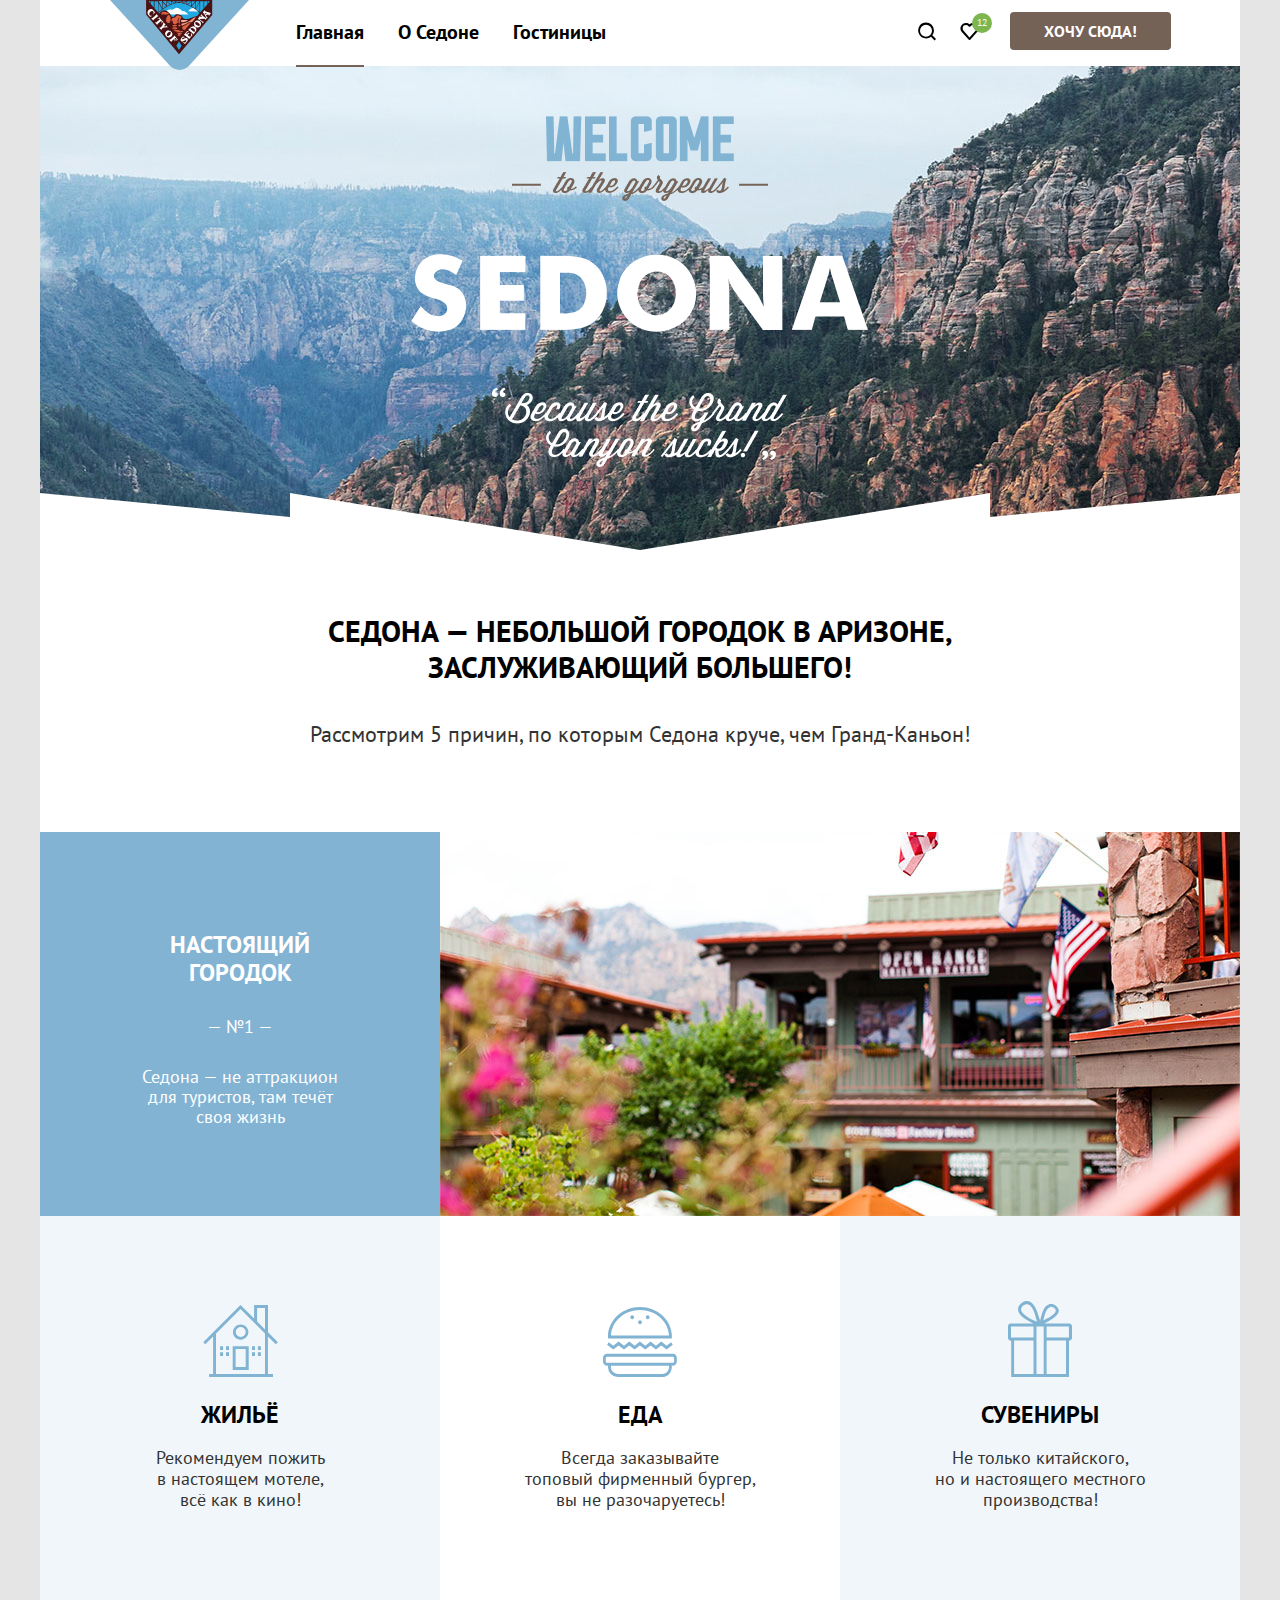
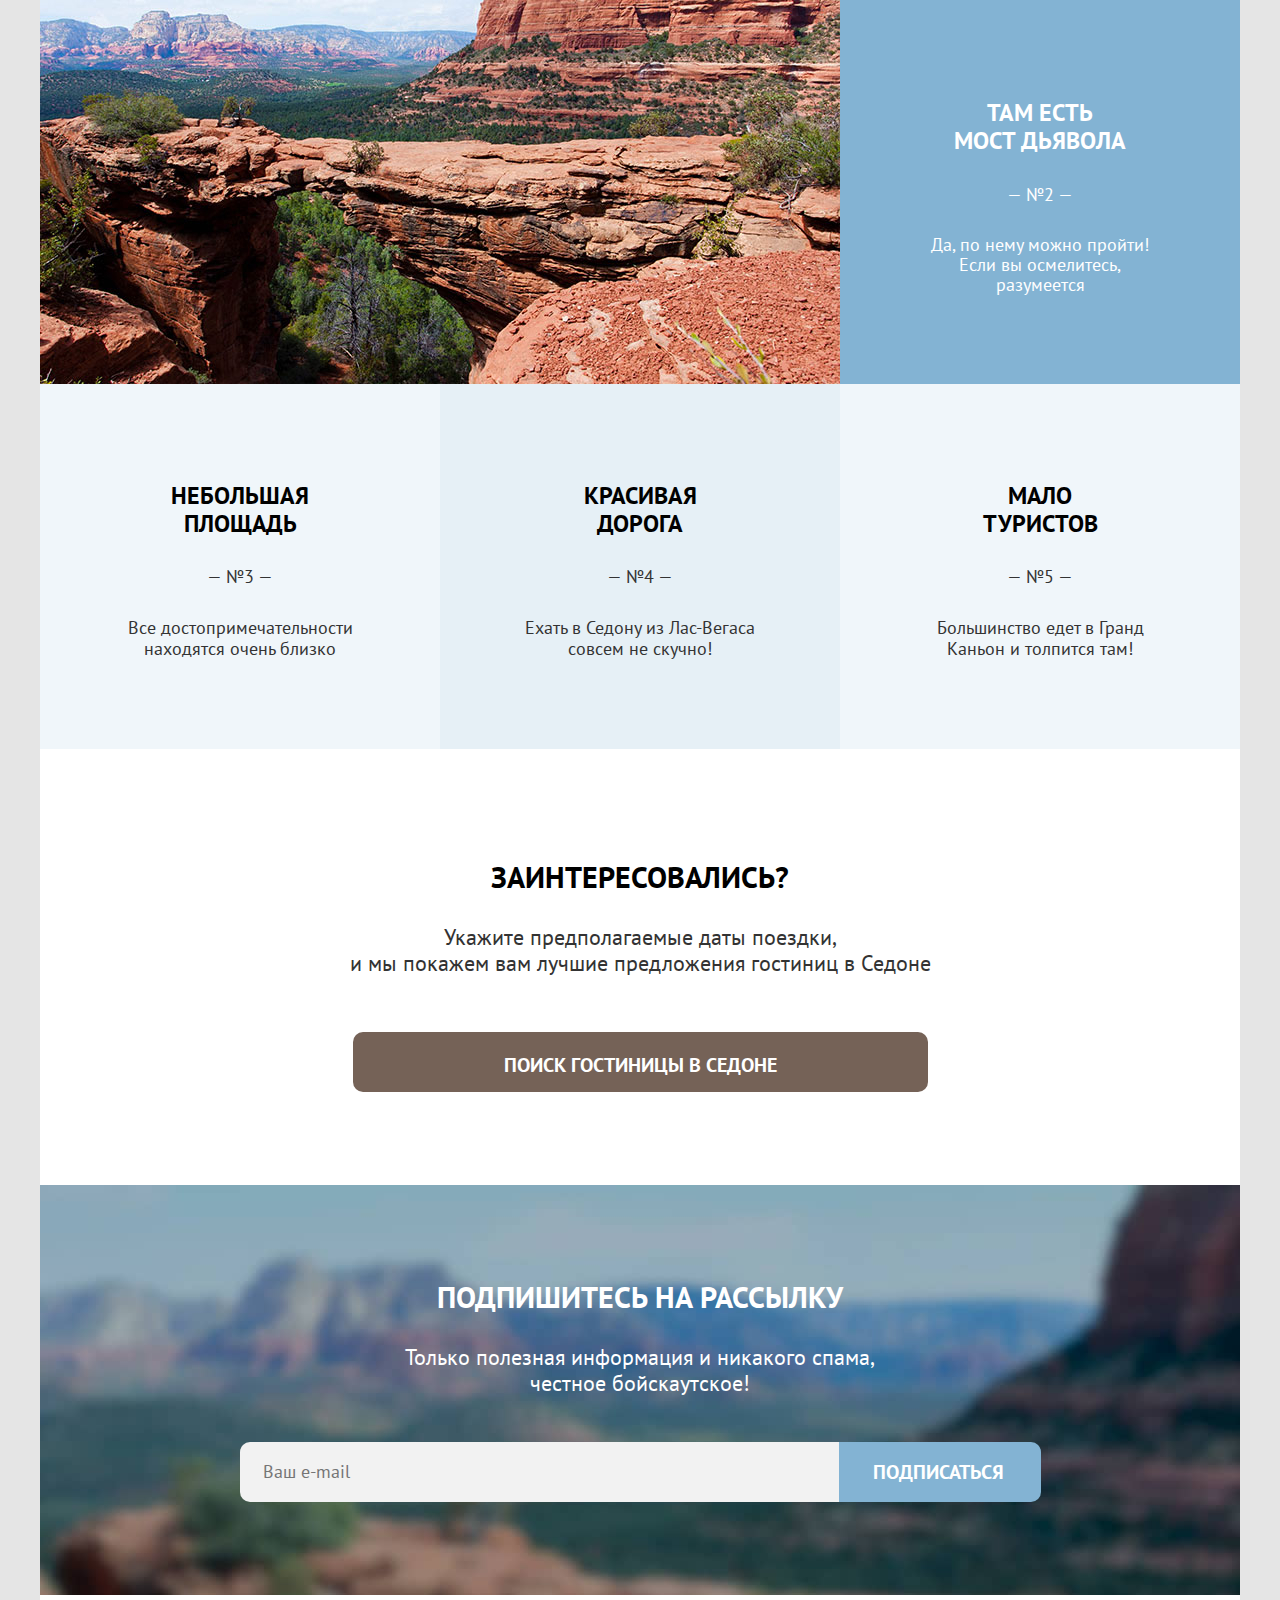
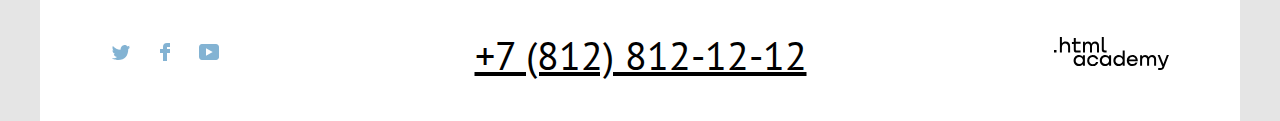
<file: index.html>
<!DOCTYPE html>
<html lang="ru">

<head>
	<meta charset="utf-8">
	<link rel="stylesheet" href="styles/styles.css">
	<link rel="icon" type="image/png" sizes="32x32" href="favicon.png">
	<title>HTML Academy: Седона</title>
</head>

<body>
	<header class="page-header">
		<nav class="navigation">
			<img class="page-logo" src="images/logo.svg" alt="Логотип" width="139" height="70">
			<ul class="navigation-list">
				<li class="navigation-item">
					<a class="navigation-link navigation-link_active" href="index.html">Главная</a>
				</li>
				<li class="navigation-item">
					<a class="navigation-link" href="about.html">О Седоне</a>
				</li>
				<li class="navigation-item">
					<a class="navigation-link" href="catalog.html">Гостиницы</a>
				</li>
			</ul>
			<ul class="navigation-list navigation-user">
				<li class="navigation-item">
					<a class="navigation-link" href="#">
						<span class="visually-hidden">Поиск</span>
						<svg class="navigation-icon" aria-hidden="true" focusable="false" width="20" height="19"
							viewBox="0 0 20 19" fill="none" xmlns="http://www.w3.org/2000/svg">
							<path
								d="m19 17-3.7-3.7A8 8 0 0 0 17 8.4a8 8 0 0 0-8-8 8 8 0 1 0 5 14.4l3.6 3.8L19 17ZM9 14.7a6 6 0 0 1-6-6 6 6 0 0 1 12 0 6 6 0 0 1-6 6Z" />
						</svg>
					</a>
				</li>
				<li class="navigation-item">
					<a class="navigation-link" href="#">
						<span class="visually-hidden">Избранное</span>
						<svg class="navigation-icon" aria-hidden="true" focusable="false" width="19" height="17"
							viewBox="0 0 19 17" fill="none" xmlns="http://www.w3.org/2000/svg">
							<path
								d="M9.4 17a1 1 0 0 1-.8-.4l-7-7.9A5.4 5.4 0 0 1 6 0c1.3 0 2.5.5 3.5 1.3C10.5.5 12 0 13.1 0c3 0 5.5 2.4 5.5 5.4 0 1.3-.5 2.5-1.3 3.4l-7 7.9c-.3.2-.5.3-.9.3Zm-6-9.5 6.1 6.9 6.3-7c.5-.5.7-1.2.7-2 0-1.8-1.5-3.3-3.3-3.3-1 0-2 .5-2.8 1.3-.3.3-.6.4-.9.4-.3 0-.6-.2-.8-.4A3.7 3.7 0 0 0 6 2.1a3.3 3.3 0 0 0-3.3 3.3c0 .9.3 1.6.7 2.1Z" />
						</svg>
					</a>
				</li>
				<li class="navigation-item">
					<a class="navigation-link-button" href="#">ХОЧУ СЮДА!</a>
				</li>
			</ul>
		</nav>
	</header>
	<main class="main-container main-index">
		<div class="page-container">
			<div class="welome-sedona">
				<h1 class="visually-hidden">Седона</h1>
				<img class="welcome" src="images/welcomesedona.png" alt="welcome sedona" width="458" height="352">
				<img class="devider" src="images/Vector.png" alt="Разделитель" width="1200" height="57">
			</div>
			<section class="caption">
				<h2 class="caption-title">Седона — небольшой городок в Аризоне,<br>
					заслуживающий большего!</h2>
				<p class="caption-list">Рассмотрим 5 причин, по которым Седона круче, чем Гранд-Каньон!</p>
			</section>
			<section class="advantages">
				<h2 class="visually-hidden">Преимущества</h2>
				<ul class="advantages-list">
					<li class="advantages-items">
						<h3 class="advantages-title">Настоящий<br> городок</h3>
						<p class="advantages-description">— №1 —</p>
						<p class="advantages-description">Седона — не аттракцион<br> для туристов, там течёт<br>
							своя жизнь</p>
					</li>
					<li class="advantages-image">
						<img class="image" src="images/photo-1.jpg" width="800" height="384"
							alt="Изображение городка Седона">
					</li>
					<li class="advantages-house">
						<img class="advantages-image-house" src="images/house-icon.svg" alt="Жильё" width="75"
							height="72">
						<h3 class="advantages-name">Жильё</h3>
						<p class="advantages-text">Рекомендуем пожить<br> в настоящем мотеле,<br> всё как в кино!</p>
					</li>
					<li class="advantages-food">
						<img class="advantages-image-food" src="images/food-icon.svg" alt="Еда" width="74" height="70">
						<h3 class="advantages-name">Еда</h3>
						<p class="advantages-text">Всегда заказывайте<br> топовый фирменный бургер,<br> вы не
							разочаруетесь!</p>
					</li>
					<li class="advantages-souvenirs">
						<img class="advantages-image-souvenirs" src="images/present-icon.svg" alt="Сувениры" width="64"
							height="76">
						<h3 class="advantages-name">Сувениры</h3>
						<p class="advantages-text">Не только китайского,<br> но и настоящего местного<br> производства!
						</p>
					</li>
					<li class="advantages-image">
						<img class="image" src="images/photo-2.jpg" width="800" height="384" alt="Мост дьявола">
					</li>
					<li class="advantages-items">
						<h3 class="advantages-title">Там есть<br>мост дьявола</h3>
						<p class="advantages-description">— №2 —</p>
						<p class="advantages-description">Да, по нему можно пройти!<br> Если вы осмелитесь,<br>
							разумеется
						</p>
					</li>
					<li class="advantages-square">
						<h3 class="advantages-names">Небольшая<br> площадь</h3>
						<p class="advantages-number">— №3 —</p>
						<p class="advantages-text">Все достопримечательности<br> находятся очень близко</p>
					</li>
					<li class="advantages-road">
						<h3 class="advantages-names">Красивая<br> дорога</h3>
						<p class="advantages-number">— №4 —</p>
						<p class="advantages-text">Ехать в Седону из Лас-Вегаса<br> совсем не скучно!</p>
					</li>
					<li class="advantages-tourist">
						<h3 class="advantages-names">Мало<br> туристов</h3>
						<p class="advantages-number">— №5 —</p>
						<p class="advantages-text">Большинство едет в Гранд<br> Каньон и толпится там!</p>
					</li>
				</ul>
			</section>
			<section class="hotelsearch">
				<h2 class="hotelsearch-title">Заинтересовались?</h2>
				<p class="hotelsearch-subtitle">Укажите предполагаемые даты поездки,<br>и мы покажем вам лучшие
					предложения гостиниц в Седоне</p>
				<a class="hotelsearch-button" href="#">ПОИСК ГОСТИНИЦЫ В СЕДОНЕ</a>
			</section>
			<section class="distribution">
				<h2 class="distribution-title">Подпишитесь на рассылку</h2>
				<p class="distribution-subtitle">Только полезная информация и никакого спама,<br> честное бойскаутское!
				</p>
				<form class="distribution-form" action="#" method="post">
					<label class="visually-hidden" for="newsletter-email">Email</label>
					<input class="field" type="email" placeholder="Ваш e-mail" name="newsletter-email"
						id="newsletter-email" required>
					<button class="newsletter-button" type="submit">Подписаться</button>
				</form>
			</section>
		</div>
		<footer>
			<div class="footer-container">
				<section class="footer-socials">
					<ul class="footer-socials-list">
						<li class="footer-socials-item">
							<a class="footer-socials-link " href="https://twitter.com/htmlacademy_ru">
								<svg class="footer-social-tw" width="18" height="15" viewBox="0 0 18 15" fill="none"
									xmlns="http://www.w3.org/2000/svg">
									<path
										d="M11.6.2c1.8-.5 3.2.3 3.8 1.2l2.1-.7c0 .9-.6 1.5-.9 1.8.7.1 1.4-.6 1.4-.6a3 3 0 0 1-1.7 2C16.1 10.7 13 15.1 5.7 15h-.5c-.4 0-4.4-.5-5.2-1.9 2.4.2 4.1-.4 5-1.2-1-.3-2.9-.4-3.2-2.9.4.1.6.2 1.3.1C1.8 8.3.4 7.5.5 5.3c.3.3 1.1.5 1.4.5C1.1 5.6-.2 2.5.9.9a11 11 0 0 0 7.6 3.8C8.7 2.3 9.7.8 11.6.2Z" />
								</svg>
								<span class="visually-hidden ">Twitter</span>
							</a>
						</li>
						<li class="footer-socials-item">
							<a class="footer-socials-link " href="https://www.facebook.com/htmlacademy">
								<svg class="footer-social-facebook" width="10" height="18" viewBox="0 0 10 18"
									fill="none" xmlns="http://www.w3.org/2000/svg">
									<path d="M7 0a4 4 0 0 0-4 4v2H0v4h3v8h4v-8h3V6H7V4h3V0H7Z" />
								</svg>
								<span class="visually-hidden">Facebook</span>
							</a>
						</li>
						<li class="footer-socials-item">
							<a class="footer-socials-link" href="https://www.youtube.com/c/HTMLAcademyRUS">
								<svg class="footer-social-youtube" width="20" height="16" viewBox="0 0 20 16"
									fill="none" xmlns="http://www.w3.org/2000/svg">
									<path
										d="M17 0H2.9C1.2 0 0 1.5 0 3.2v9.5C0 14.5 1.2 16 2.9 16h14.3c1.5 0 2.9-1.5 2.9-3.2V3.2C19.9 1.5 18.7 0 17 0ZM7 11.8V4.2L13.7 8 7 11.8Z" />
								</svg>
								<span class="visually-hidden">YouTube</span>
							</a>
						</li>
					</ul>
				</section>
				<section class="footer-contacts">
					<a class="footer-contacts-adress-phone" href=":tel+78128121212">+7 (812) 812-12-12</a>
				</section>
				<section class="footer-logo">
					<a class="footer-logo-link" href="https://htmlacademy.ru/">
						<svg class="footer-logo-image" width="115" height="34" fill="none"
							xmlns="http://www.w3.org/2000/svg">
							<path
								d="M0 12.9v2.6h2.5v-2.6H0ZM11.6 4.5c-1.6 0-2.8.7-3.6 1.7h-.1V0h-2v15.5h2v-5.3c0-2.1 1.3-3.6 3.3-3.6 1.8 0 2.9 1.4 2.9 3.2v5.7h2V9.4c.1-3-1.8-4.9-4.5-4.9ZM26.6 4.8h-4.8V1.1h-2v3.8h-1.9v2h1.9v6c0 1.7 1 2.7 2.7 2.7h4.1v-2h-3.7c-.7 0-1.1-.4-1.1-1.1V6.8h4.8v-2ZM41.1 4.6c-1.6 0-2.9.8-3.5 2.1h-.1a3.7 3.7 0 0 0-3.4-2.1c-1.4 0-2.5.8-3.1 1.8h-.1V4.8H29v10.6h2V10c0-2 1-3.5 2.6-3.5 1.5 0 2.4 1 2.4 2.6v6.3h2V9.8c0-2.4 1.4-3.3 2.6-3.3 1.5 0 2.4 1 2.4 2.6v6.3h2V8.9c.1-2.5-1.4-4.3-3.9-4.3ZM47.8 12.7c0 1.7 1 2.7 2.8 2.7h2v-2h-1.7c-.7 0-1.1-.4-1.1-1.1V0h-2v12.7ZM28.9 19.7a4.9 4.9 0 0 0-3.9-1.8c-3.1 0-5.4 2.3-5.4 5.6s2.3 5.6 5.4 5.6c1.8 0 3-.8 3.8-1.9h.1v1.6h2V18.2h-2v1.5Zm-3.6 7.4a3.5 3.5 0 0 1-3.6-3.6c0-2 1.4-3.6 3.6-3.6s3.6 1.6 3.6 3.6c0 1.9-1.4 3.6-3.6 3.6ZM44.2 22c-.5-2.4-2.6-4.1-5.4-4.1a5.4 5.4 0 0 0-5.6 5.6c0 3.1 2.2 5.6 5.6 5.6 2.8 0 4.9-1.8 5.4-4.2h-2.1a3.4 3.4 0 0 1-3.3 2.3 3.5 3.5 0 0 1-3.6-3.6c0-2 1.4-3.6 3.6-3.6 1.6 0 2.8 1 3.3 2.2h2.1V22ZM55.1 19.7a4.9 4.9 0 0 0-3.9-1.8c-3.1 0-5.4 2.3-5.4 5.6s2.3 5.6 5.4 5.6c1.8 0 3-.8 3.8-1.9h.1v1.6h2V18.2h-2v1.5Zm-3.6 7.4a3.5 3.5 0 0 1-3.6-3.6c0-2 1.4-3.6 3.6-3.6s3.6 1.6 3.6 3.6c0 1.9-1.5 3.6-3.6 3.6ZM68.7 19.8a5 5 0 0 0-3.9-1.9c-3.1 0-5.4 2.3-5.4 5.6s2.2 5.6 5.4 5.6c1.7 0 3-.8 3.8-1.8h.1v1.5h2V13.4h-2v6.4Zm-3.6 7.3a3.5 3.5 0 0 1-3.6-3.6c0-2 1.4-3.6 3.6-3.6s3.6 1.6 3.6 3.6c-.1 2-1.5 3.6-3.6 3.6ZM78.3 17.9a5.4 5.4 0 0 0-5.5 5.6c0 3 2.1 5.6 5.5 5.6 2.5 0 4.5-1.3 5.2-3.6h-2.1c-.5 1-1.6 1.6-3 1.6-1.9 0-3.3-1.3-3.4-2.9h8.8c.2-3.6-2-6.3-5.5-6.3Zm0 1.9c1.7 0 3 1 3.3 2.6h-6.5a3.2 3.2 0 0 1 3.2-2.6ZM98.2 17.9a4 4 0 0 0-3.6 2h-.1c-.6-1.2-1.8-2-3.4-2-1.4 0-2.5.7-3.1 1.8v-1.5h-1.9v10.6h2v-5.4c0-2 1-3.4 2.6-3.5 1.5 0 2.4 1 2.4 2.6v6.3h2v-5.6c0-2.4 1.4-3.3 2.6-3.3 1.5 0 2.4 1 2.4 2.6v6.3h2v-6.5c.1-2.6-1.4-4.4-3.9-4.4ZM109.4 27l-3.6-8.9h-2.2l4.8 11.6c-.3.9-.7 1.2-1.7 1.2h-2.5v2h2.5c1.8 0 2.8-.8 3.5-2.6l4.7-12.2h-2.1l-3.4 8.9Z" />
						</svg>
					</a>
				</section>
			</div>
		</footer>
		<section class="modal-page modal-page-active">
			<div class="modal-box">
				<div class="modal-container">
					<div class="modal-header">
						<h2 class="modal-title">Поиск гостиницы в Седоне</h2>
						<button class="button close-modal" aria-label="Закрыть окно.">
							<svg width="13" height="13" viewBox="0 0 13 13" fill="none"
								xmlns="http://www.w3.org/2000/svg">
								<path
									d="M13 1.2L11.8 0L6.5 5.3L1.2 0L0 1.2L5.3 6.5L0 11.8L1.2 13L6.5 7.7L11.8 13L13 11.8L7.7 6.5L13 1.2Z"
									fill="black"></path>
							</svg>
						</button>
					</div>
					<form class="modal-form" action="https://echo.htmlacademy.ru/" method="post">
						<label class="arrival-date" for="arrival-date">Дата заезда:</label>
						<div class="input-box">
							<input class="input-arrival-date" id="arrival-date" type="text" value=""
								placeholder="Введите дату">
							<button class="button input-calendar-arrival"
								aria-label="Открыть календарь для выбора даты." type="button"></button>
							<!--Здесь видимо JS потом будет добавлять класс error-notification-active, когда будут выбирать дату прошлого-->
							<span class="error-notification">Мы не можем отправить вас в прошлое.</span>
						</div>
						<label class="departure-date" for="departure-date">Дата выезда:</label>
						<div class="input-box">
							<input class="input-departure-date" id="departure-date" type="text"
								placeholder="Введите дату">
							<button class="button input-calendar-departure"
								aria-label="Открыть календарь для выбора даты." type="button"></button>
							<!--Здесь видимо JS потом будет добавлять класс positive-notification-active, когда на указанные даты есть свободные времена-->
							<span class="positive-notification">На эти даты есть свободные номера. Пока есть.</span>
						</div>
						<label class="adults-label" for="adults-number">Взрослые:</label>
						<div class="adults-box">
							<button class="button minus-button" type="button"
								aria-label="Уменьшить количество взрослых.">
								<svg class="minus-svg" width="13" height="1" viewBox="0 0 13 1" fill="currentColor"
									xmlns="http://www.w3.org/2000/svg">
									<path d="M0 0L0 1L13 1V0L0 0Z" fill="currentColor"></path>
								</svg>
							</button>
							<input class="adults-number" id="adults-number" type="number" value="2" step="1" min="1"
								max="4">
							<button class="button plus-button" type="button"
								aria-label="Увеличить количество взрослых.">
								<svg width="13" height="13" viewBox="0 0 13 13" fill="currentColor"
									xmlns="http://www.w3.org/2000/svg">
									<g>
										<path d="M13 6H7V0H6V6H0V7H6V13H7V7H13V6Z" fill="currentColor"></path>
									</g>
								</svg>
							</button>
						</div>
						<label class="children-label" for="children-number">Дети:
							<button class="button info-children" id="children-number" type="button">
								<svg width="1" height="9" viewBox="0 0 1 9" fill="white"
									xmlns="http://www.w3.org/2000/svg">
									<g clip-path="url(#clip0_18711_289)">
										<path d="M0 9H1L1 3H0L0 9Z" fill="white"></path>
										<path d="M1 0H0V1H1V0Z" fill="white"></path>
									</g>
									<defs>
										<clipPath id="clip0_18711_289">
											<rect width="1" height="9" fill="currentColor"></rect>
										</clipPath>
									</defs>
								</svg>
								<span class="notification-children">Укажите количество детей, которые будут с вами,
									возраст которых от 6 до 18 лет. Дети<br>до 6 лет размещаются бесплатно.</span>
							</button>
						</label>
						<div class="children-box">
							<button class="button minus-button" type="button">
								<svg width="13" height="1" viewBox="0 0 13 1" fill="currentColor"
									xmlns="http://www.w3.org/2000/svg">
									<path d="M0 0L0 1L13 1V0L0 0Z" fill="currentColor"></path>
								</svg>
							</button>
							<input class="children-number" type="number" value="1" step="1" min="0" max="4">
							<button class="button plus-button" type="button">
								<svg width="13" height="13" viewBox="0 0 13 13" fill="currentColor"
									xmlns="http://www.w3.org/2000/svg">
									<g>
										<path d="M13 6H7V0H6V6H0V7H6V13H7V7H13V6Z" fill="currentColor"></path>
									</g>
								</svg>
							</button>
						</div>
						<button class="button button-modal-form" type="submit">Найти</button>
					</form>
				</div>
			</div>
		</section>
	</main>
</body>

</html>
</file>
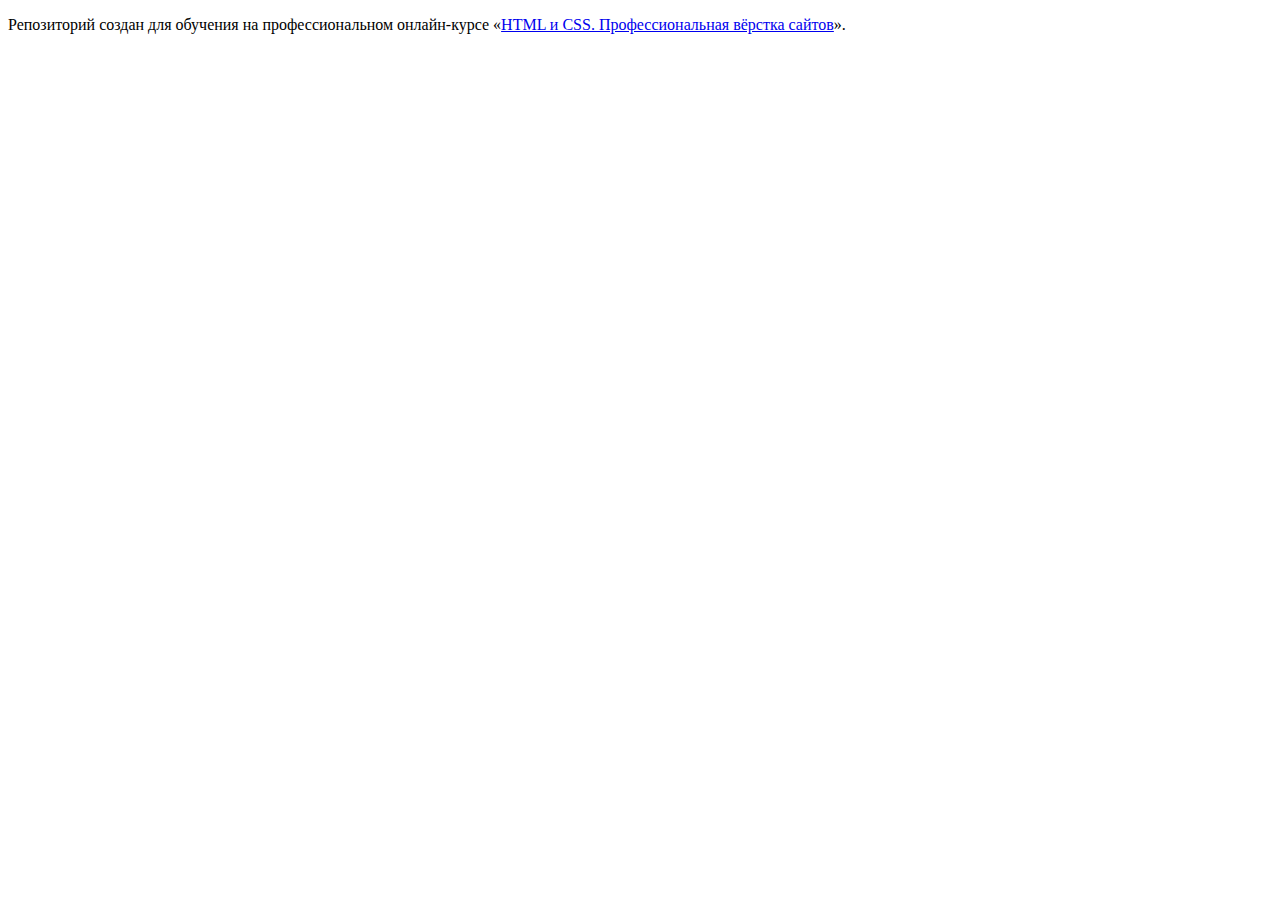
<file: 1/index.html>
<!DOCTYPE html>
<html lang="ru">
  <head>
    <meta charset="utf-8">
    <title>HTML Academy: Седона</title>
    <base href="https://htmlacademy-htmlcss.github.io/931567-sedona-33/1/">
</head>
  <body>

    <p>Репозиторий создан для обучения на профессиональном онлайн‑курсе «<a href="https://htmlacademy.ru/intensive/htmlcss">HTML и CSS. Профессиональная вёрстка сайтов</a>».</p>

  </body>
</html>
</file>
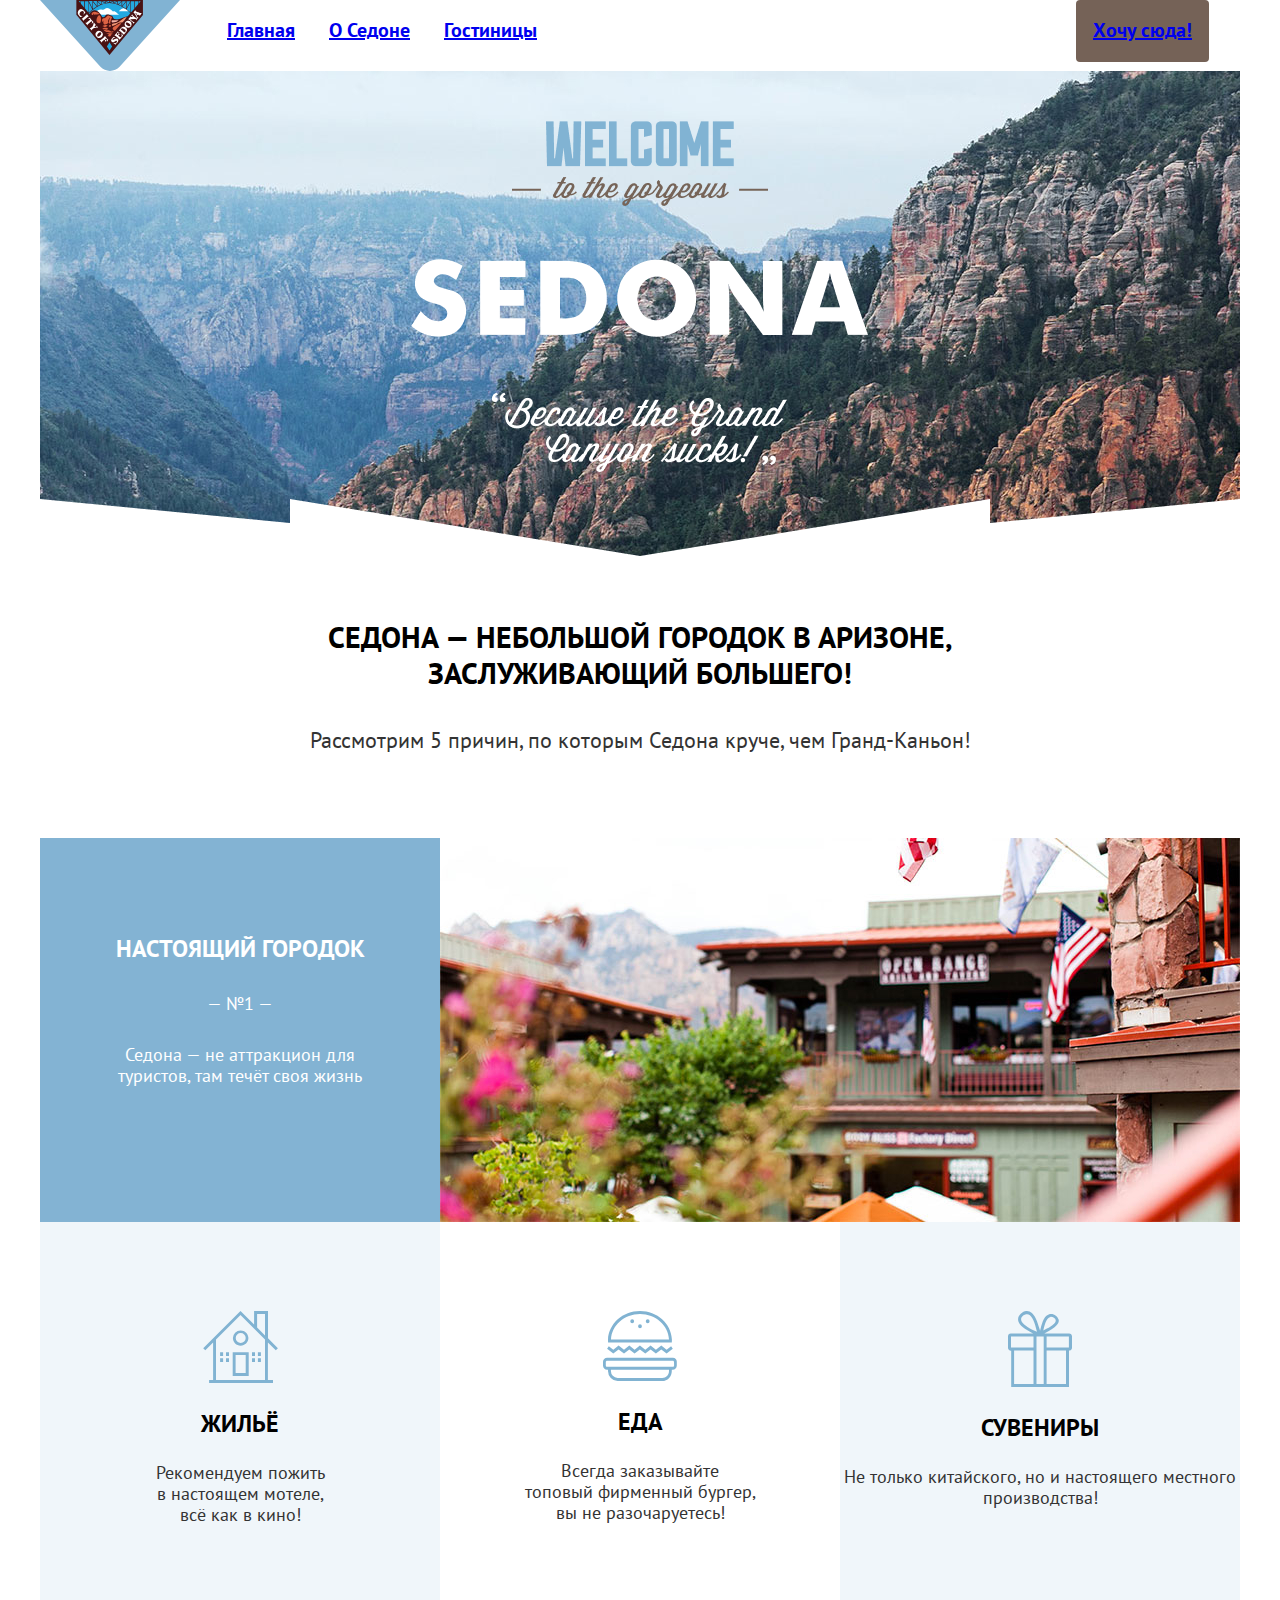
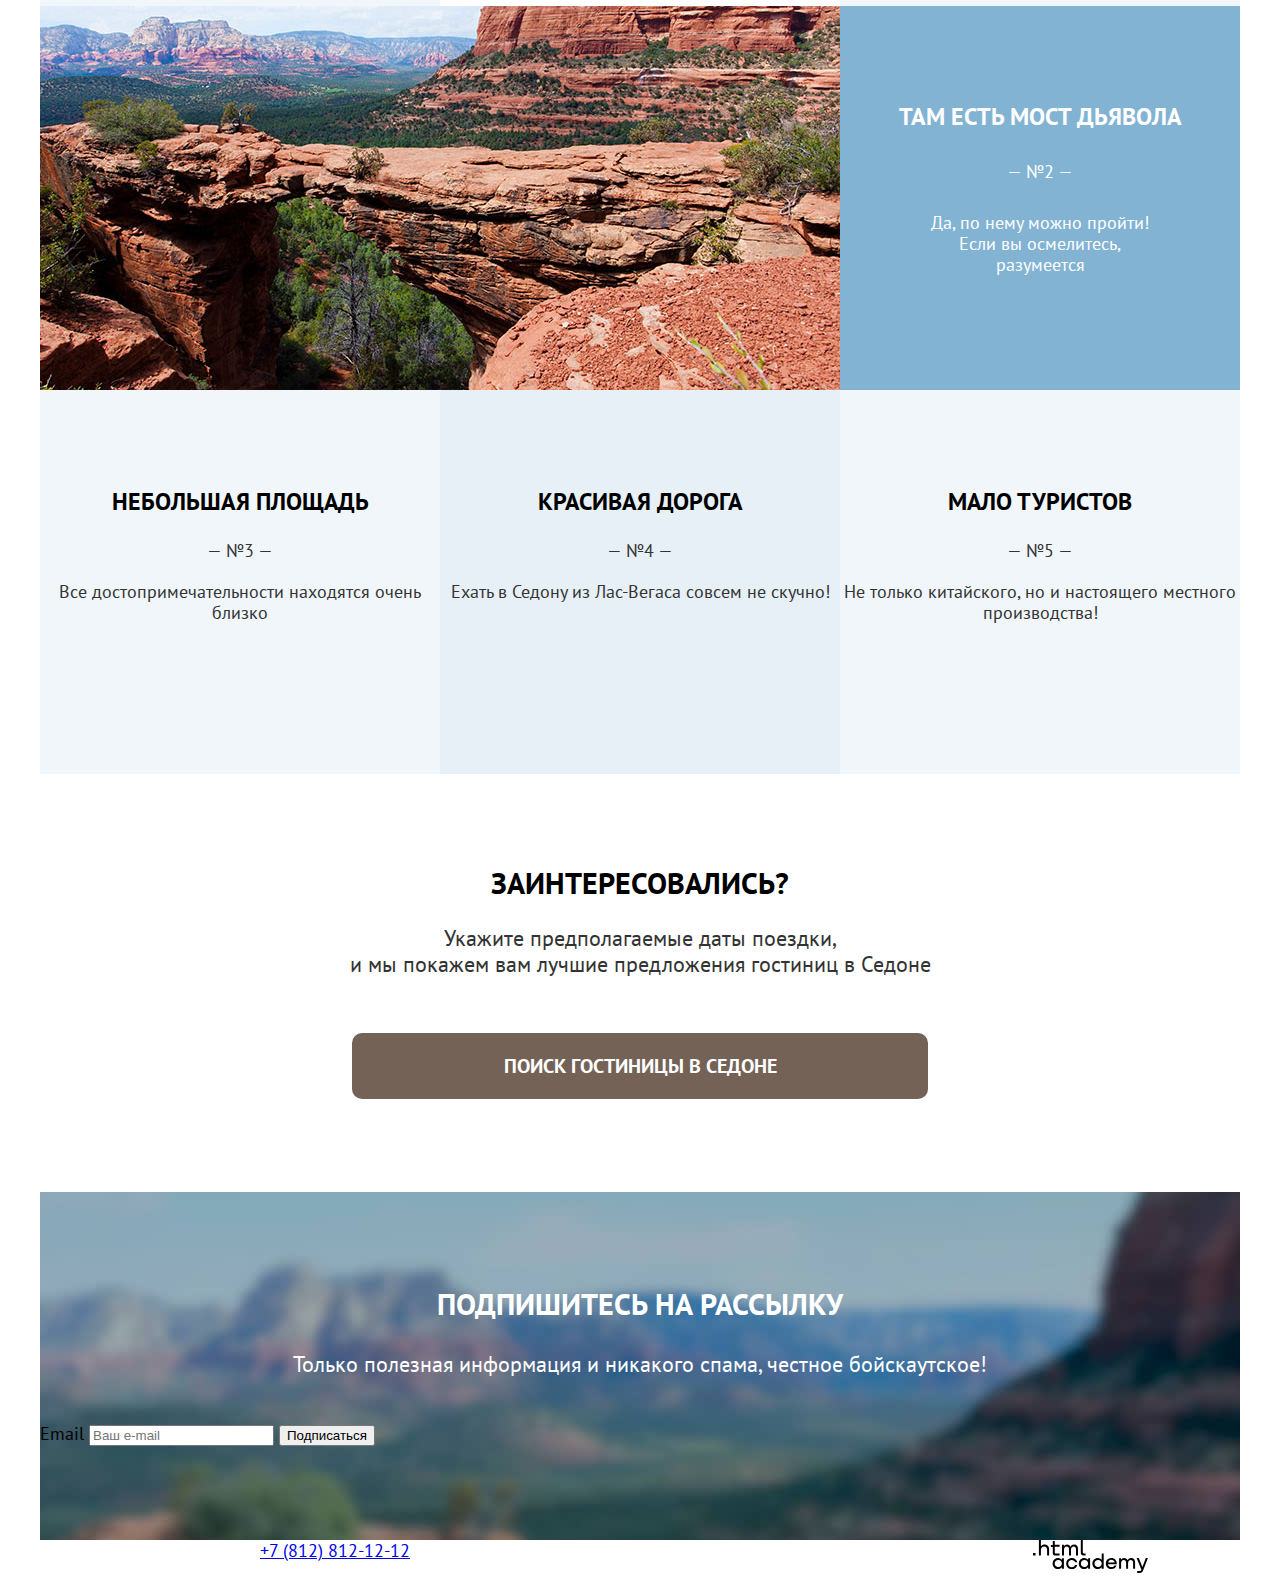
<file: 4/index.html>
<!DOCTYPE html>
<html lang="ru">

<head>
	<meta charset="utf-8">
	<link rel="stylesheet" href="styles/styles.css">
	<link href="https://fonts.googleapis.com/css?family=PT+Sans:regular,italic,700,700italic&display=swap"
		rel="stylesheet" />
	<title>HTML Academy: Седона</title>
  <base href="https://htmlacademy-htmlcss.github.io/931567-sedona-33/4/">
</head>

<body>
	<header class="page-header">
		<nav class="navigation">
			<img class="page-logo" src="images/logo.svg" alt="Логотип">
			<ul class="navigation-list">
				<li class="navigation-item">
					<a class="navigation-link" href="index.html">Главная</a>
				</li>
				<li class="navigation-item">
					<a class="navigation-link" href="about.html">О Седоне</a>
				</li>
				<li class="navigation-item">
					<a class="navigation-link" href="catalog.html">Гостиницы</a>
				</li>
			</ul>
			<ul class="navigation-list navigation-user">
				<li class="navigation-item">
					<a class="navigation-link" href="#">
						<span class="visually-hidden">Поиск</span>
					</a>
				</li>
				<li class="navigation-item">
					<a class="navigation-link" href="#">
						<span class="visually-hidden">Избранное</span>
					</a>
				</li>
				<li class="navigation-item">
					<a class="navigation-link button" href="#">Хочу сюда!</a>
				</li>
			</ul>
		</nav>
	</header>
	<main class="main-container main-index">
		<div class="page-container">
			<div class="welome-sedona">
				<h1 class="visually-hidden">Седона</h1>
				<img class="welcome" src="images/welcome sedona.png" alt="welcome sedona">
				<img class="devider" src="images/Vector.png" alt="Разделитель">
			</div>
			<section class="caption">
				<h2 class="caption-title">Седона — небольшой городок в Аризоне,<br>
					заслуживающий большего!</h2>
				<p class="caption-list">Рассмотрим 5 причин, по которым Седона круче, чем Гранд-Каньон!</p>
			</section>
			<section class="advantages">
				<h2 class="visually-hidden">Преимущества</h2>
				<ul class="advantages-list">
					<li class="advantages-items">
						<div class="advantages-item">
							<h3 class="advantages-title">Настоящий городок</h3>
							<p class="advantages-description">— №1 —</p>
							<p class="advantages-description">Седона — не аттракцион для туристов, там течёт
								своя жизнь</p>
						</div>
						<img class="image" src="images/photo-1.jpg" width="800" height="384"
							alt="Изображение городка Седона">
					</li>
					<li class="advantages-house">
						<img class="advantages-image" src="images/house-icon.svg" alt="Жильё">
						<h3 class="advantages-name">Жильё</h3>
						<p class="advantages-text">Рекомендуем пожить<br> в настоящем мотеле,<br> всё как в кино!</p>
					</li>
					<li class="advantages-food">
						<img class="advantages-image" src="images/food-icon.svg" alt="Еда">
						<h3 class="advantages-name">Еда</h3>
						<p class="advantages-text">Всегда заказывайте<br> топовый фирменный бургер,<br> вы не
							разочаруетесь!</p>
					</li>
					<li class="advantages-souvenirs">
						<img class="advantages-image" src="images/present-icon.svg" alt="Сувениры">
						<h3 class="advantages-name">Сувениры</h3>
						<p class="advantages-text">Не только китайского, но и настоящего местного производства!</p>
					</li>
					<li class="advantages-bridge">
						<img class="image" src="images/photo-2.jpg" width="800" height="384" alt="Мост дьявола">
						<div class="advantages-item">
							<h3 class="advantages-title">Там есть
								мост дьявола</h3>
							<p class="advantages-description">— №2 —</p>
							<p class="advantages-description">Да, по нему можно пройти! Если вы осмелитесь, разумеется
							</p>
						</div>
					</li>
					<li class="advantages-square">
						<h3 class="advantages-names">Небольшая площадь</h3>
						<p class="advantages-text">— №3 —</p>
						<p class="advantages-text">Все достопримечательности находятся очень близко</p>
					</li>
					<li class="advantages-road">
						<h3 class="advantages-names">Красивая дорога</h3>
						<p class="advantages-text">— №4 —</p>
						<p class="advantages-text">Ехать в Седону из Лас-Вегаса совсем не скучно!</p>
					</li>
					<li class="advantages-tourist">
						<h3 class="advantages-names">Мало туристов</h3>
						<p class="advantages-text">— №5 —</p>
						<p class="advantages-text">Не только китайского, но и настоящего местного производства!</p>
					</li>
				</ul>
			</section>
			<section class="hotelsearch">
				<h2 class="hotelsearch-title">Заинтересовались?</h2>
				<p class="hotelsearch-subtitle">Укажите предполагаемые даты поездки,<br>и мы покажем вам лучшие
					предложения
					гостиниц в
					Седоне</p>
				<a class="hotelsearch-button" href="#">ПОИСК ГОСТИНИЦЫ В СЕДОНЕ</a>
			</section>
			<section class="distribution">
				<h2 class="distribution-title">Подпишитесь на рассылку</h2>
				<p class="distribution-subtitle">Только полезная информация и никакого спама, честное бойскаутское!</p>
				<form class="distribution-form" action="#" method="post">
					<label for="newslatter-email">Email</label>
					<input class="field" type="email" placeholder="Ваш e-mail" name="newslatter-email"
						id="newslatter-email" required>
					<button class="newslatter-button" type="submit">Подписаться</button>
				</form>

			</section>
		</div>
		<footer>
			<div class="footer-container">
				<section class="footer-social">
					<ul class="footer-social-list">
						<li class="socials-item">
							<a class="button" href="#">
								<span class="visually-hidden">Twitter</span>
							</a>
						</li>
						<li class="socials-item">
							<a class="button" href="https://www.facebook.com/htmlacademy">
								<span class="visually-hidden">Facebook</span>
							</a>
						</li>
						<li class="socials-item">
							<a class="button" href="https://www.youtube.com/c/HTMLAcademyRUS">
								<span class="visually-hidden">YouTube</span>
							</a>
						</li>
					</ul>
				</section>
				<section class="footer-contacts">
					<a class="footer-contacts-adress-phone" href=":tel+78128121212">+7 (812) 812-12-12</a>
				</section>
				<section class="footer-logo">
					<a class="footer-logo-link" href="https://htmlacademy.ru/"><img src="images/logo_htmlacademy.svg"
							alt="Логотип htmlacademy"></a>
				</section>
			</div>
		</footer>
	</main>
</body>

</html>
</file>
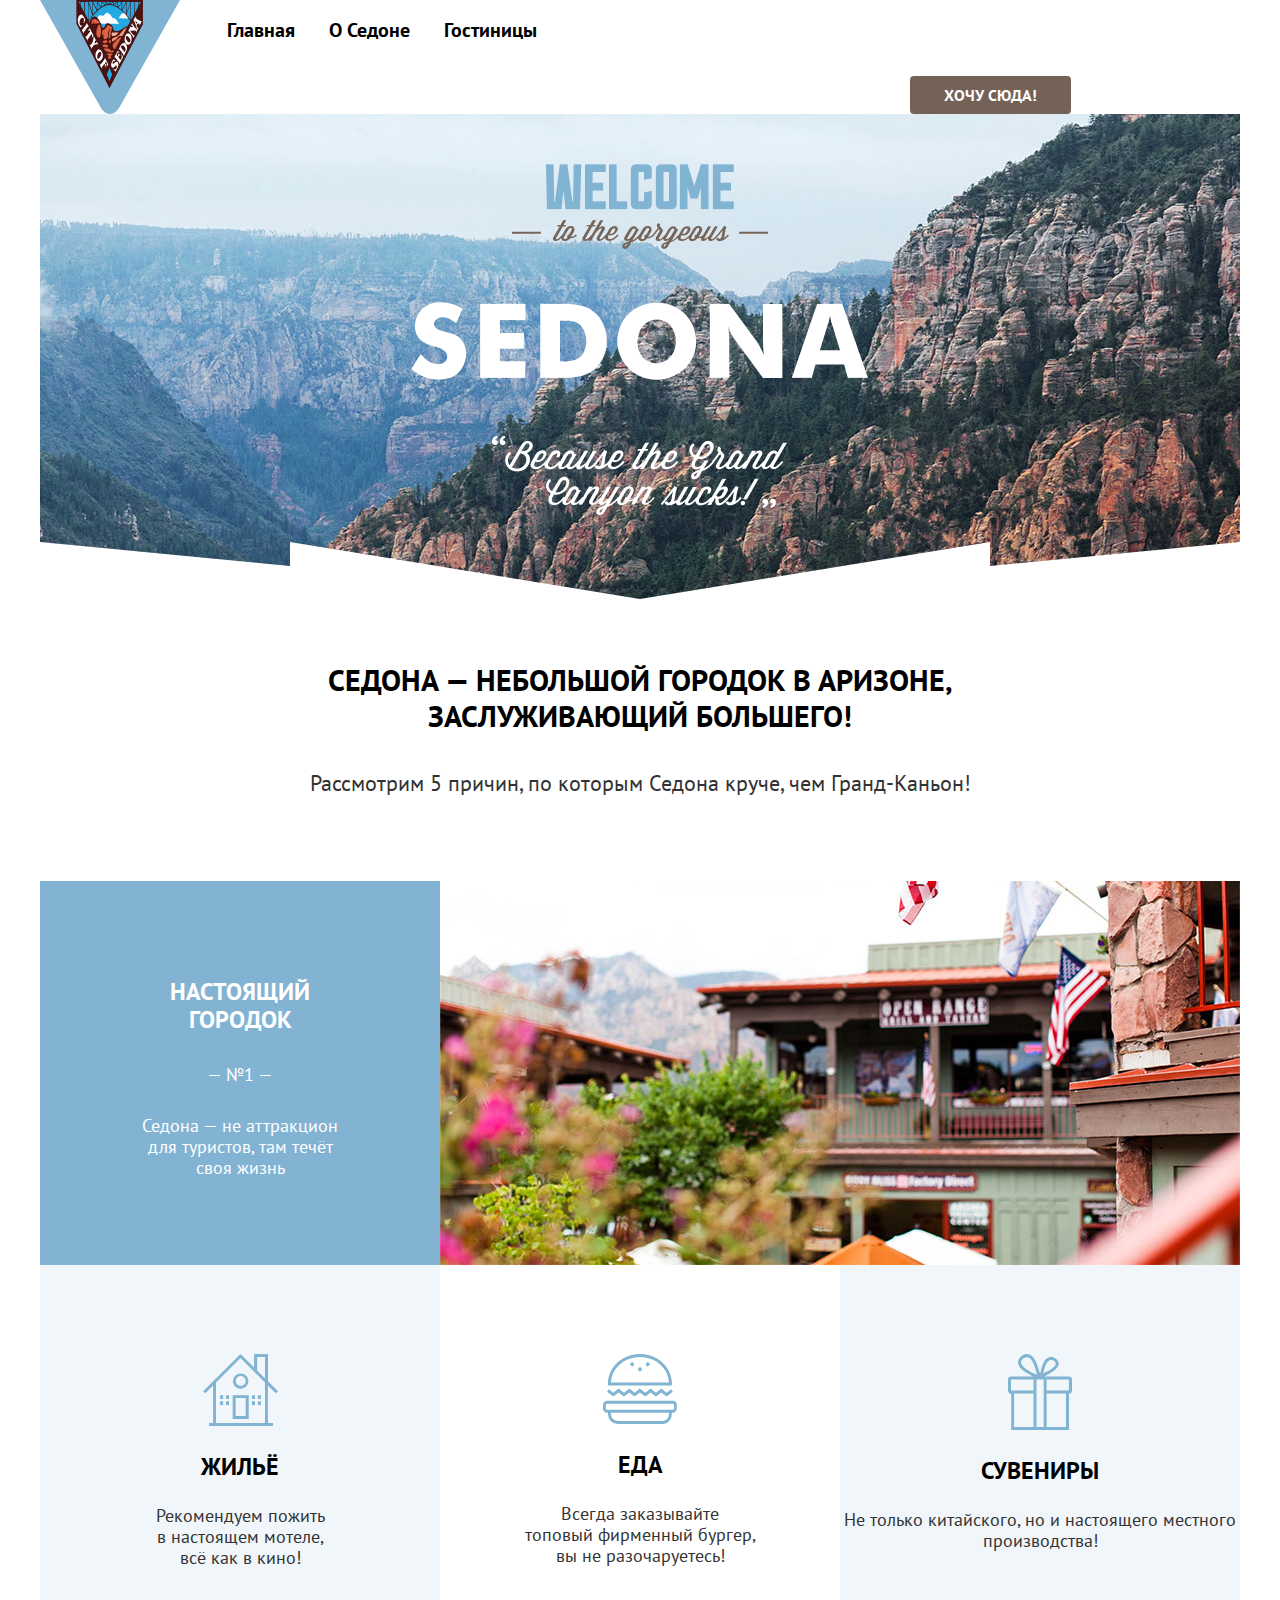
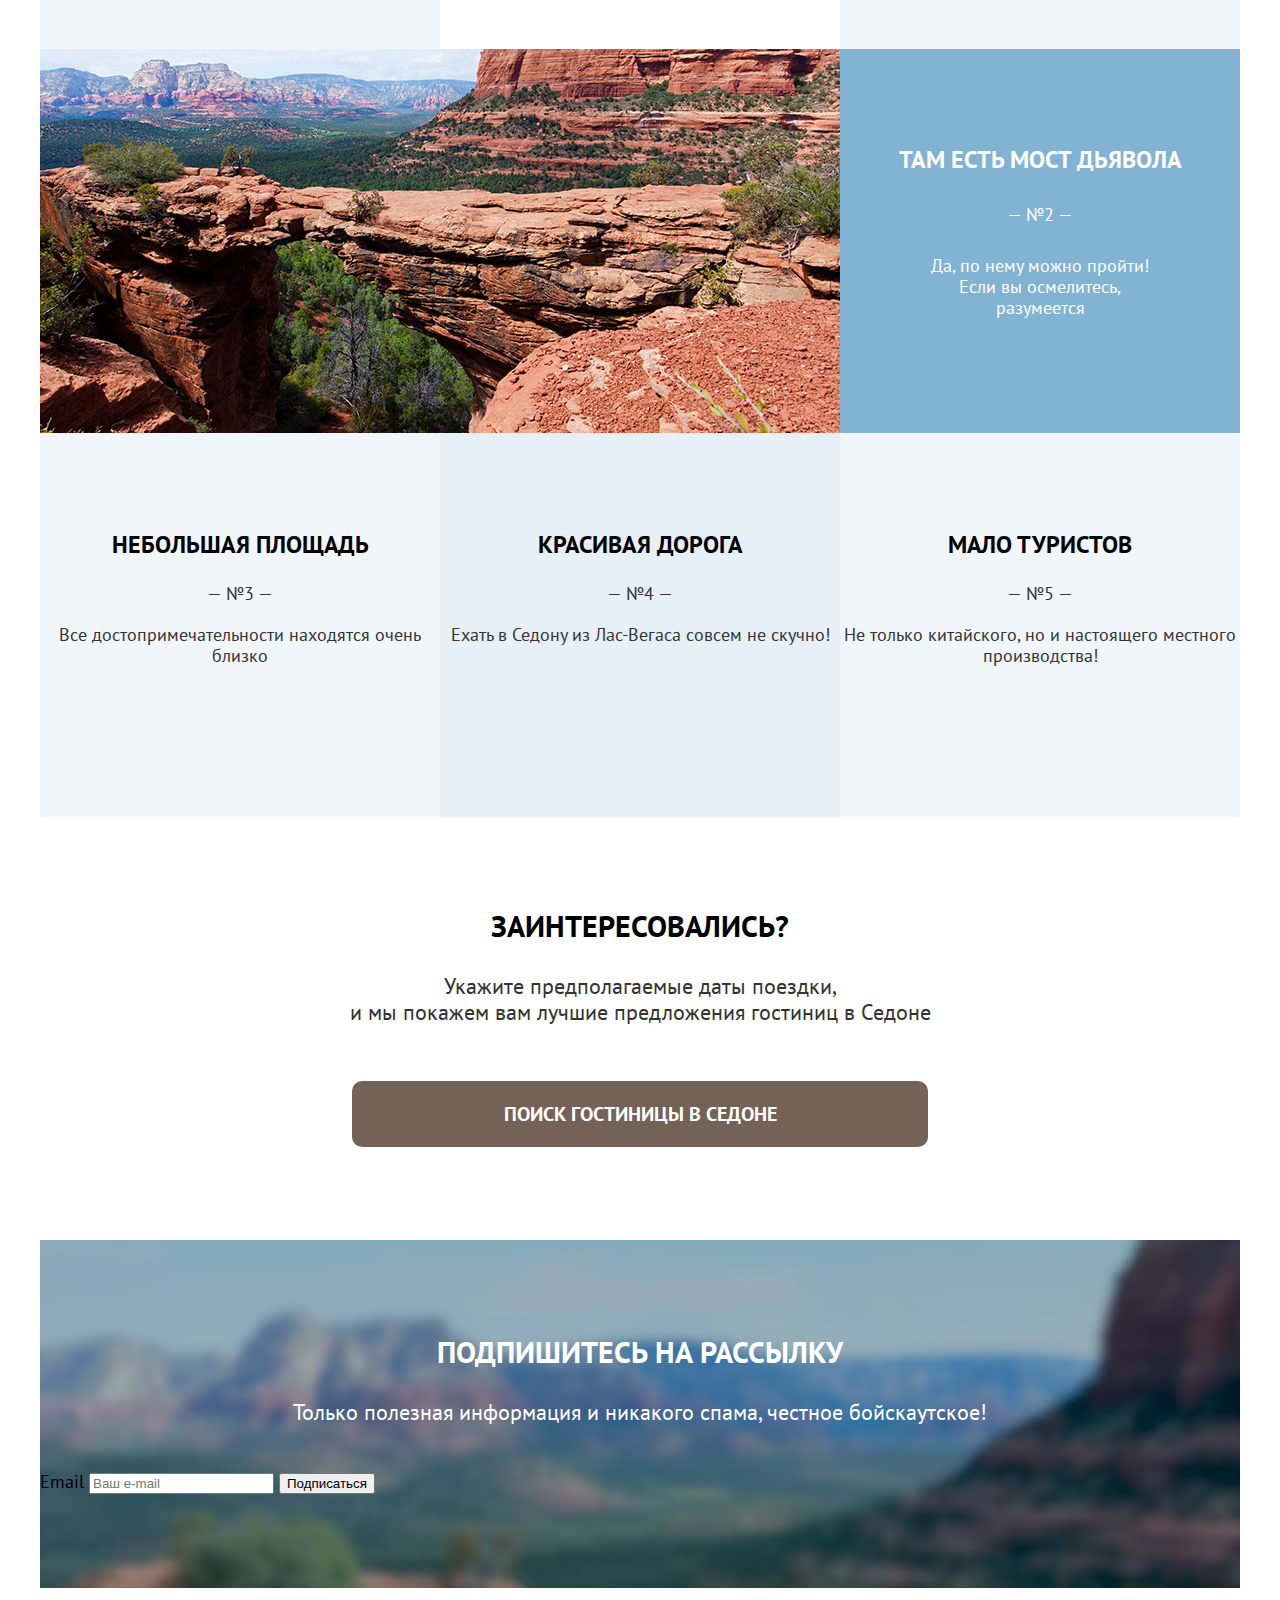
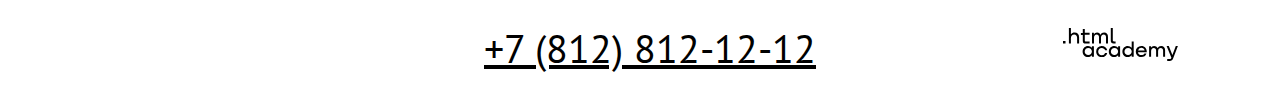
<file: 5/index.html>
<!DOCTYPE html>
<html lang="ru">

<head>
	<meta charset="utf-8">
	<link rel="stylesheet" href="styles/styles.css">
	<link href="https://fonts.googleapis.com/css?family=PT+Sans:regular,italic,700,700italic&display=swap"
		rel="stylesheet" />
	<title>HTML Academy: Седона</title>
  <base href="https://htmlacademy-htmlcss.github.io/931567-sedona-33/5/">
</head>

<body>
	<header class="page-header">
		<nav class="navigation">
			<img class="page-logo" src="images/logo.svg" alt="Логотип">
			<ul class="navigation-list">
				<li class="navigation-item">
					<a class="navigation-link" href="index.html">Главная</a>
				</li>
				<li class="navigation-item">
					<a class="navigation-link" href="about.html">О Седоне</a>
				</li>
				<li class="navigation-item">
					<a class="navigation-link" href="catalog.html">Гостиницы</a>
				</li>
			</ul>
			<ul class="navigation-list navigation-user">
				<li class="navigation-item">
					<a class="navigation-link" href="#">
						<span class="visually-hidden">Поиск</span>
					</a>
				</li>
				<li class="navigation-item">
					<a class="navigation-link" href="#">
						<span class="visually-hidden">Избранное</span>
					</a>
				</li>
				<li class="navigation-item">
					<a class="navigation-link-button" href="#">ХОЧУ СЮДА!</a>
				</li>
			</ul>
		</nav>
	</header>
	<main class="main-container main-index">
		<div class="page-container">
			<div class="welome-sedona">
				<h1 class="visually-hidden">Седона</h1>
				<img class="welcome" src="images/welcome sedona.png" alt="welcome sedona">
				<img class="devider" src="images/Vector.png" alt="Разделитель">
			</div>
			<section class="caption">
				<h2 class="caption-title">Седона — небольшой городок в Аризоне,<br>
					заслуживающий большего!</h2>
				<p class="caption-list">Рассмотрим 5 причин, по которым Седона круче, чем Гранд-Каньон!</p>
			</section>
			<section class="advantages">
				<h2 class="visually-hidden">Преимущества</h2>
				<ul class="advantages-list">
					<li class="advantages-items">
						<h3 class="advantages-title">Настоящий<br> городок</h3>
						<p class="advantages-description">— №1 —</p>
						<p class="advantages-description">Седона — не аттракцион<br> для туристов, там течёт<br>
							своя жизнь</p>
					</li>
					<img class="image" src="images/photo-1.jpg" width="800" height="384"
						alt="Изображение городка Седона">
					<li class="advantages-house">
						<img class="advantages-image" src="images/house-icon.svg" alt="Жильё">
						<h3 class="advantages-name">Жильё</h3>
						<p class="advantages-text">Рекомендуем пожить<br> в настоящем мотеле,<br> всё как в кино!</p>
					</li>
					<li class="advantages-food">
						<img class="advantages-image" src="images/food-icon.svg" alt="Еда">
						<h3 class="advantages-name">Еда</h3>
						<p class="advantages-text">Всегда заказывайте<br> топовый фирменный бургер,<br> вы не
							разочаруетесь!</p>
					</li>
					<li class="advantages-souvenirs">
						<img class="advantages-image" src="images/present-icon.svg" alt="Сувениры">
						<h3 class="advantages-name">Сувениры</h3>
						<p class="advantages-text">Не только китайского, но и настоящего местного производства!</p>
					</li>
					<img class="image" src="images/photo-2.jpg" width="800" height="384" alt="Мост дьявола">
					<li class="advantages-items">
						<h3 class="advantages-title">Там есть
							мост дьявола</h3>
						<p class="advantages-description">— №2 —</p>
						<p class="advantages-description">Да, по нему можно пройти! Если вы осмелитесь, разумеется
						</p>
					</li>
					<li class="advantages-square">
						<h3 class="advantages-names">Небольшая площадь</h3>
						<p class="advantages-text">— №3 —</p>
						<p class="advantages-text">Все достопримечательности находятся очень близко</p>
					</li>
					<li class="advantages-road">
						<h3 class="advantages-names">Красивая дорога</h3>
						<p class="advantages-text">— №4 —</p>
						<p class="advantages-text">Ехать в Седону из Лас-Вегаса совсем не скучно!</p>
					</li>
					<li class="advantages-tourist">
						<h3 class="advantages-names">Мало туристов</h3>
						<p class="advantages-text">— №5 —</p>
						<p class="advantages-text">Не только китайского, но и настоящего местного производства!</p>
					</li>
				</ul>
			</section>
			<section class="hotelsearch">
				<h2 class="hotelsearch-title">Заинтересовались?</h2>
				<p class="hotelsearch-subtitle">Укажите предполагаемые даты поездки,<br>и мы покажем вам лучшие
					предложения
					гостиниц в
					Седоне</p>
				<a class="hotelsearch-button" href="#">ПОИСК ГОСТИНИЦЫ В СЕДОНЕ</a>
			</section>
			<section class="distribution">
				<h2 class="distribution-title">Подпишитесь на рассылку</h2>
				<p class="distribution-subtitle">Только полезная информация и никакого спама, честное бойскаутское!</p>
				<form class="distribution-form" action="#" method="post">
					<label for="newslatter-email">Email</label>
					<input class="field" type="email" placeholder="Ваш e-mail" name="newslatter-email"
						id="newslatter-email" required>
					<button class="newslatter-button" type="submit">Подписаться</button>
				</form>

			</section>
		</div>
		<footer>
			<div class="footer-container">
				<section class="footer-socials">
					<ul class="footer-socials-list">
						<li class="footer-socials-item">
							<a class="button" href="#">
								<span class="visually-hidden">Twitter</span>
							</a>
						</li>
						<li class="footer-socials-item">
							<a class="button" href="https://www.facebook.com/htmlacademy">
								<span class="visually-hidden">Facebook</span>
							</a>
						</li>
						<li class="footer-socials-item">
							<a class="button" href="https://www.youtube.com/c/HTMLAcademyRUS">
								<span class="visually-hidden">YouTube</span>
							</a>
						</li>
					</ul>
				</section>
				<section class="footer-contacts">
					<a class="footer-contacts-adress-phone" href=":tel+78128121212">+7 (812) 812-12-12</a>
				</section>
				<section class="footer-logo">
					<a class="footer-logo-link" href="https://htmlacademy.ru/"><img src="images/logo_htmlacademy.svg"
							alt="Логотип htmlacademy"></a>
				</section>
			</div>
		</footer>
	</main>
</body>

</html>
</file>
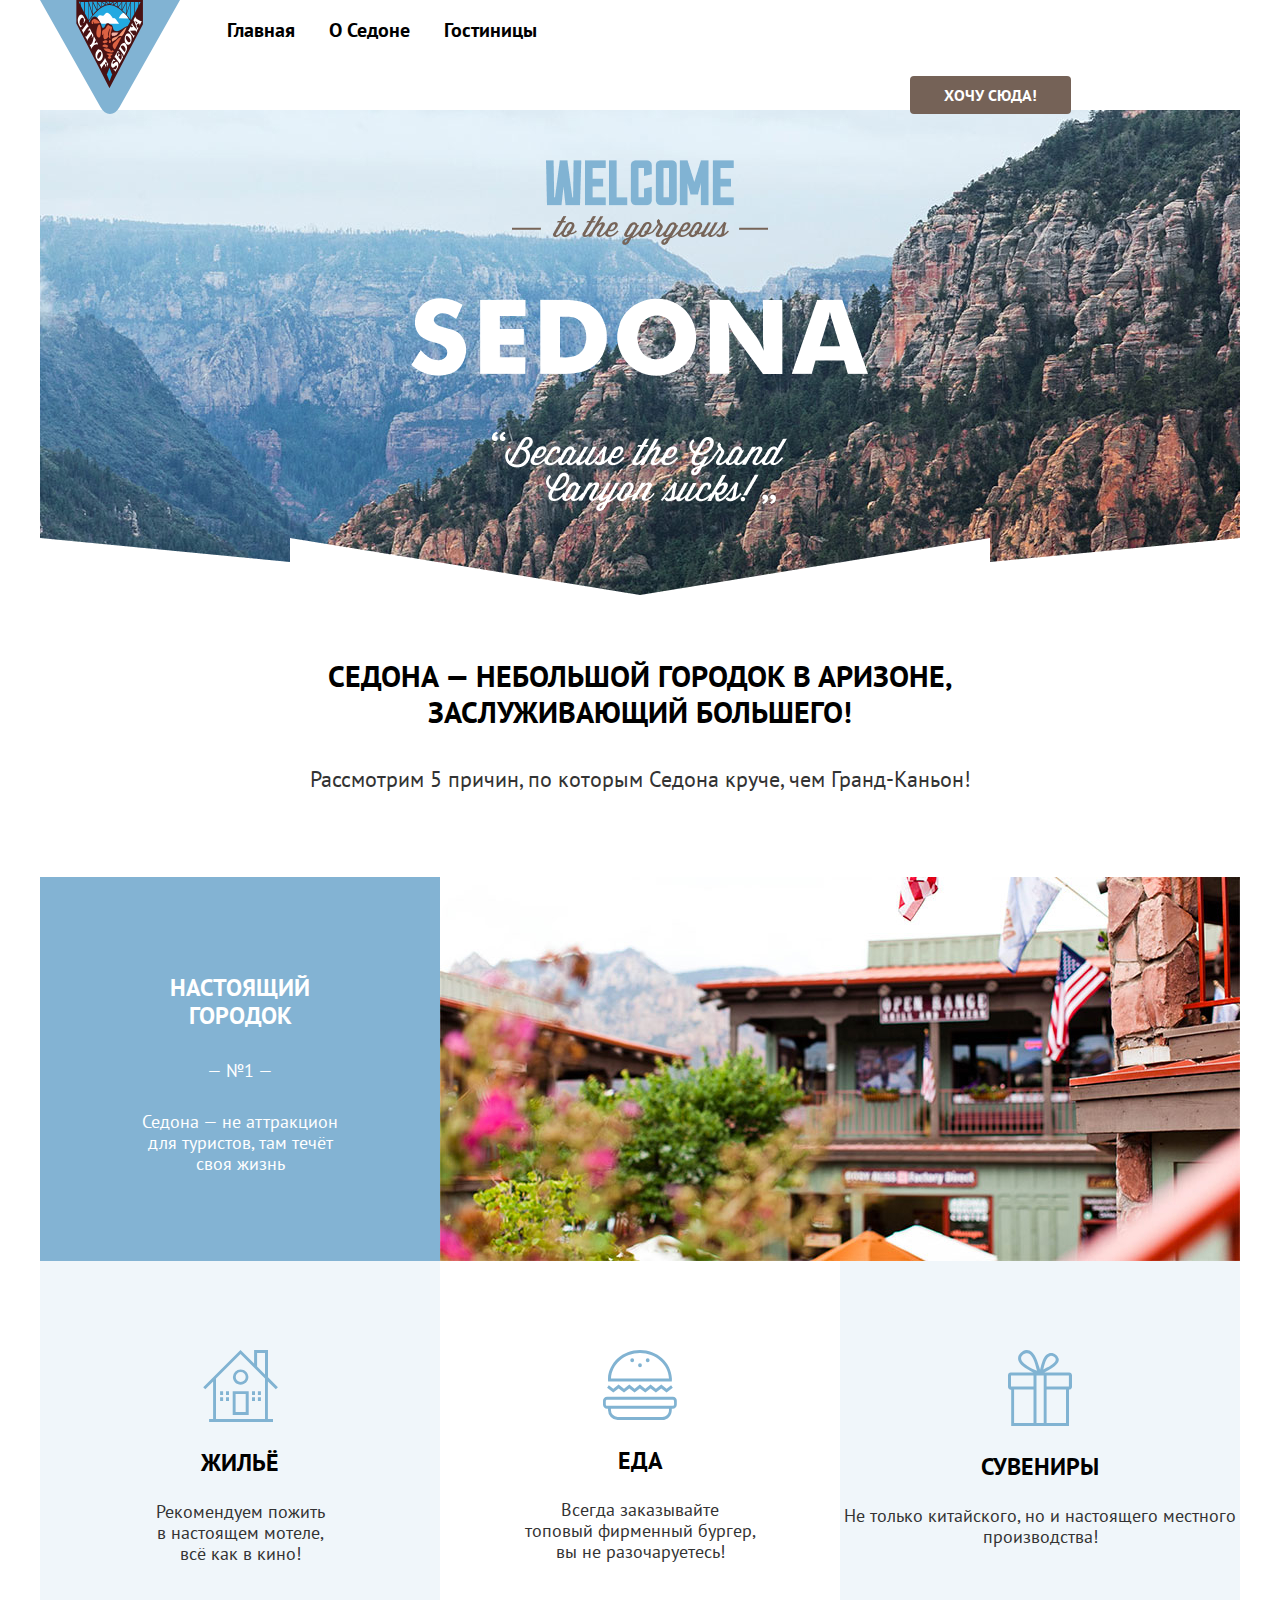
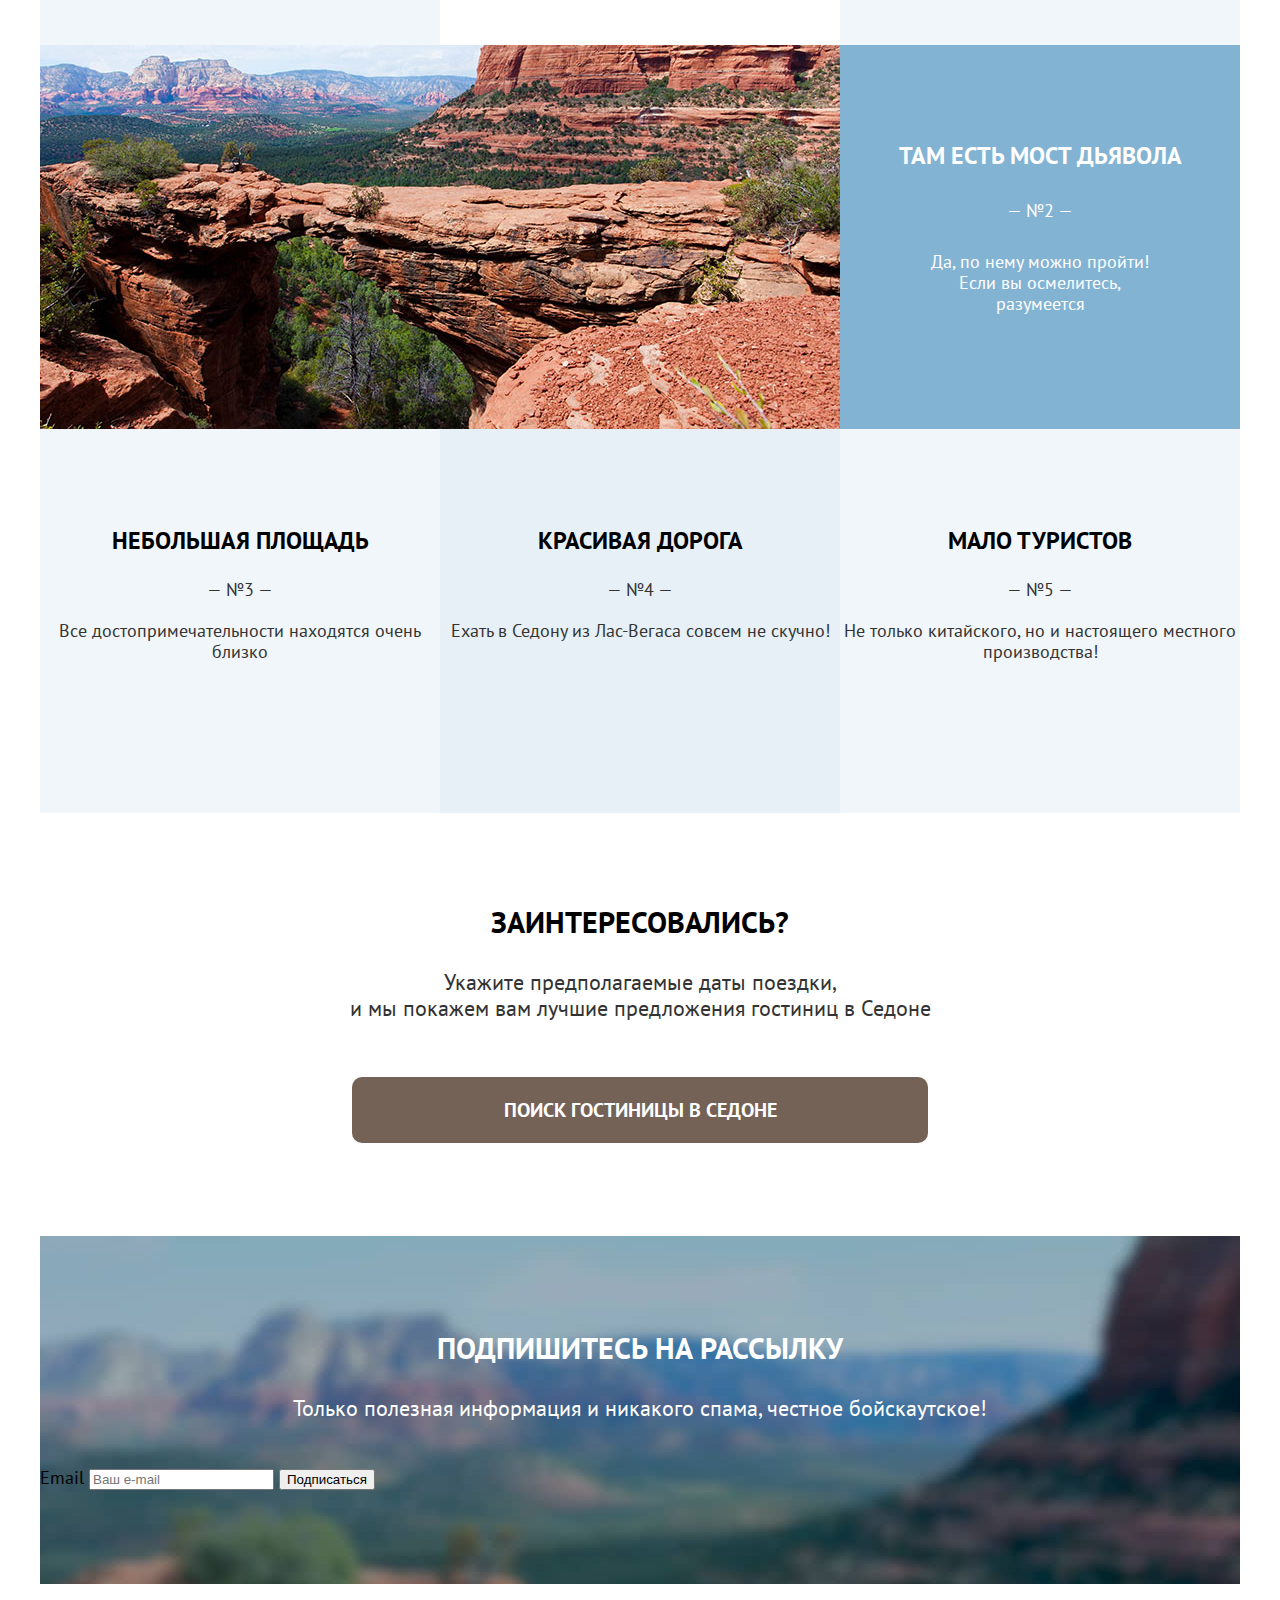
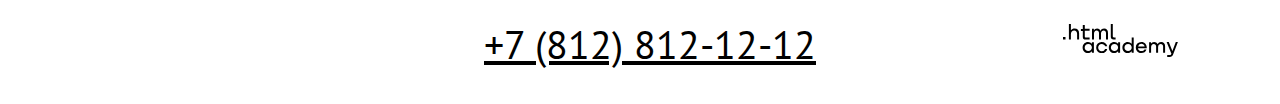
<file: 6/index.html>
<!DOCTYPE html>
<html lang="ru">

<head>
	<meta charset="utf-8">
	<link rel="stylesheet" href="styles/styles.css">
	<link href="https://fonts.googleapis.com/css?family=PT+Sans:regular,italic,700,700italic&display=swap"
		rel="stylesheet" />
	<title>HTML Academy: Седона</title>
  <base href="https://htmlacademy-htmlcss.github.io/931567-sedona-33/6/">
</head>

<body>
	<header class="page-header">
		<nav class="navigation">
			<img class="page-logo" src="images/logo.svg" alt="Логотип">
			<ul class="navigation-list">
				<li class="navigation-item">
					<a class="navigation-link" href="index.html">Главная</a>
				</li>
				<li class="navigation-item">
					<a class="navigation-link" href="about.html">О Седоне</a>
				</li>
				<li class="navigation-item">
					<a class="navigation-link" href="catalog.html">Гостиницы</a>
				</li>
			</ul>
			<ul class="navigation-list navigation-user">
				<li class="navigation-item">
					<a class="navigation-link" href="#">
						<span class="visually-hidden">Поиск</span>
					</a>
				</li>
				<li class="navigation-item">
					<a class="navigation-link" href="#">
						<span class="visually-hidden">Избранное</span>
					</a>
				</li>
				<li class="navigation-item">
					<a class="navigation-link-button" href="#">ХОЧУ СЮДА!</a>
				</li>
			</ul>
		</nav>
	</header>
	<main class="main-container main-index">
		<div class="page-container">
			<div class="welome-sedona">
				<h1 class="visually-hidden">Седона</h1>
				<img class="welcome" src="images/welcome sedona.png" alt="welcome sedona">
				<img class="devider" src="images/Vector.png" alt="Разделитель">
			</div>
			<section class="caption">
				<h2 class="caption-title">Седона — небольшой городок в Аризоне,<br>
					заслуживающий большего!</h2>
				<p class="caption-list">Рассмотрим 5 причин, по которым Седона круче, чем Гранд-Каньон!</p>
			</section>
			<section class="advantages">
				<h2 class="visually-hidden">Преимущества</h2>
				<ul class="advantages-list">
					<li class="advantages-items">
						<h3 class="advantages-title">Настоящий<br> городок</h3>
						<p class="advantages-description">— №1 —</p>
						<p class="advantages-description">Седона — не аттракцион<br> для туристов, там течёт<br>
							своя жизнь</p>
					</li>
					<img class="image" src="images/photo-1.jpg" width="800" height="384"
						alt="Изображение городка Седона">
					<li class="advantages-house">
						<img class="advantages-image" src="images/house-icon.svg" alt="Жильё">
						<h3 class="advantages-name">Жильё</h3>
						<p class="advantages-text">Рекомендуем пожить<br> в настоящем мотеле,<br> всё как в кино!</p>
					</li>
					<li class="advantages-food">
						<img class="advantages-image" src="images/food-icon.svg" alt="Еда">
						<h3 class="advantages-name">Еда</h3>
						<p class="advantages-text">Всегда заказывайте<br> топовый фирменный бургер,<br> вы не
							разочаруетесь!</p>
					</li>
					<li class="advantages-souvenirs">
						<img class="advantages-image" src="images/present-icon.svg" alt="Сувениры">
						<h3 class="advantages-name">Сувениры</h3>
						<p class="advantages-text">Не только китайского, но и настоящего местного производства!</p>
					</li>
					<img class="image" src="images/photo-2.jpg" width="800" height="384" alt="Мост дьявола">
					<li class="advantages-items">
						<h3 class="advantages-title">Там есть
							мост дьявола</h3>
						<p class="advantages-description">— №2 —</p>
						<p class="advantages-description">Да, по нему можно пройти! Если вы осмелитесь, разумеется
						</p>
					</li>
					<li class="advantages-square">
						<h3 class="advantages-names">Небольшая площадь</h3>
						<p class="advantages-text">— №3 —</p>
						<p class="advantages-text">Все достопримечательности находятся очень близко</p>
					</li>
					<li class="advantages-road">
						<h3 class="advantages-names">Красивая дорога</h3>
						<p class="advantages-text">— №4 —</p>
						<p class="advantages-text">Ехать в Седону из Лас-Вегаса совсем не скучно!</p>
					</li>
					<li class="advantages-tourist">
						<h3 class="advantages-names">Мало туристов</h3>
						<p class="advantages-text">— №5 —</p>
						<p class="advantages-text">Не только китайского, но и настоящего местного производства!</p>
					</li>
				</ul>
			</section>
			<section class="hotelsearch">
				<h2 class="hotelsearch-title">Заинтересовались?</h2>
				<p class="hotelsearch-subtitle">Укажите предполагаемые даты поездки,<br>и мы покажем вам лучшие
					предложения
					гостиниц в
					Седоне</p>
				<a class="hotelsearch-button" href="#">ПОИСК ГОСТИНИЦЫ В СЕДОНЕ</a>
			</section>
			<section class="distribution">
				<h2 class="distribution-title">Подпишитесь на рассылку</h2>
				<p class="distribution-subtitle">Только полезная информация и никакого спама, честное бойскаутское!</p>
				<form class="distribution-form" action="#" method="post">
					<label for="newslatter-email">Email</label>
					<input class="field" type="email" placeholder="Ваш e-mail" name="newslatter-email"
						id="newslatter-email" required>
					<button class="newslatter-button" type="submit">Подписаться</button>
				</form>

			</section>
		</div>
		<footer>
			<div class="footer-container">
				<section class="footer-socials">
					<ul class="footer-socials-list">
						<li class="footer-socials-item">
							<a class="button" href="#">
								<span class="visually-hidden">Twitter</span>
							</a>
						</li>
						<li class="footer-socials-item">
							<a class="button" href="https://www.facebook.com/htmlacademy">
								<span class="visually-hidden">Facebook</span>
							</a>
						</li>
						<li class="footer-socials-item">
							<a class="button" href="https://www.youtube.com/c/HTMLAcademyRUS">
								<span class="visually-hidden">YouTube</span>
							</a>
						</li>
					</ul>
				</section>
				<section class="footer-contacts">
					<a class="footer-contacts-adress-phone" href=":tel+78128121212">+7 (812) 812-12-12</a>
				</section>
				<section class="footer-logo">
					<a class="footer-logo-link" href="https://htmlacademy.ru/"><img src="images/logo_htmlacademy.svg"
							alt="Логотип htmlacademy"></a>
				</section>
			</div>
		</footer>
	</main>
</body>

</html>
</file>
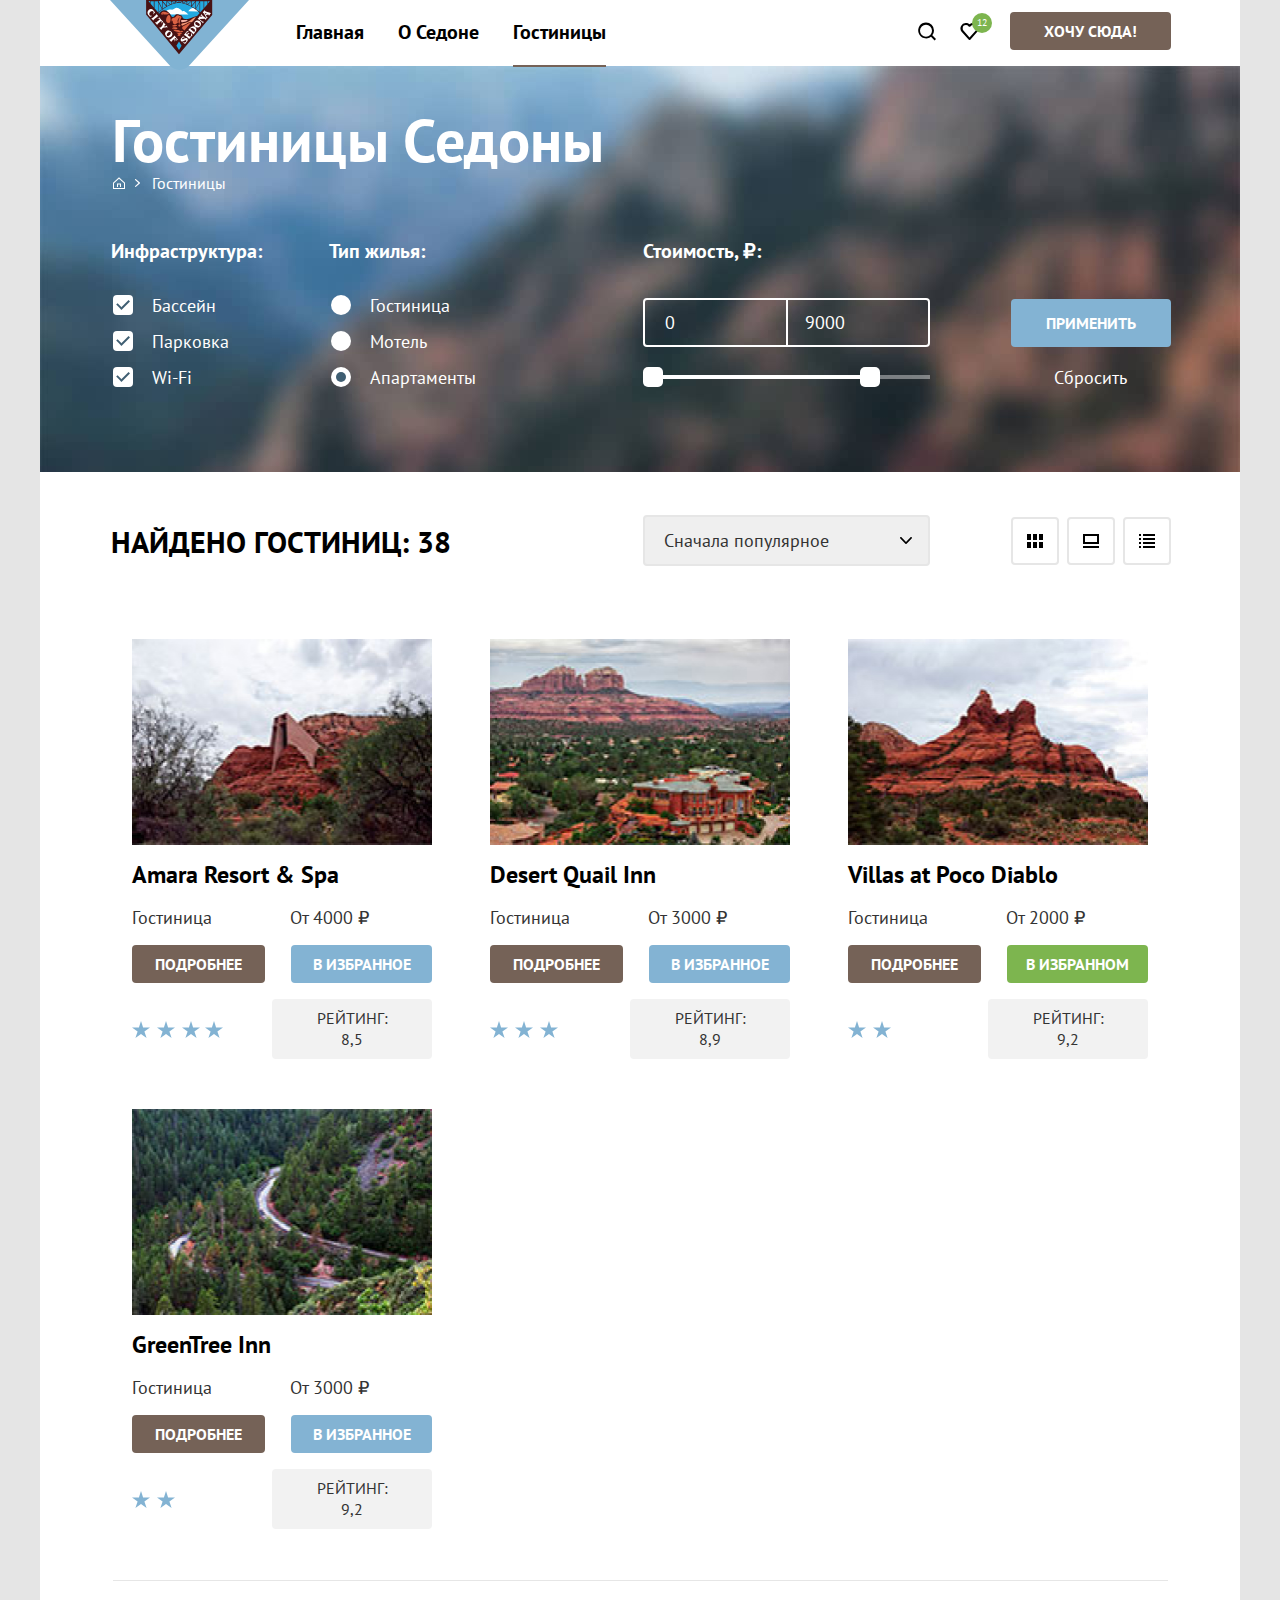
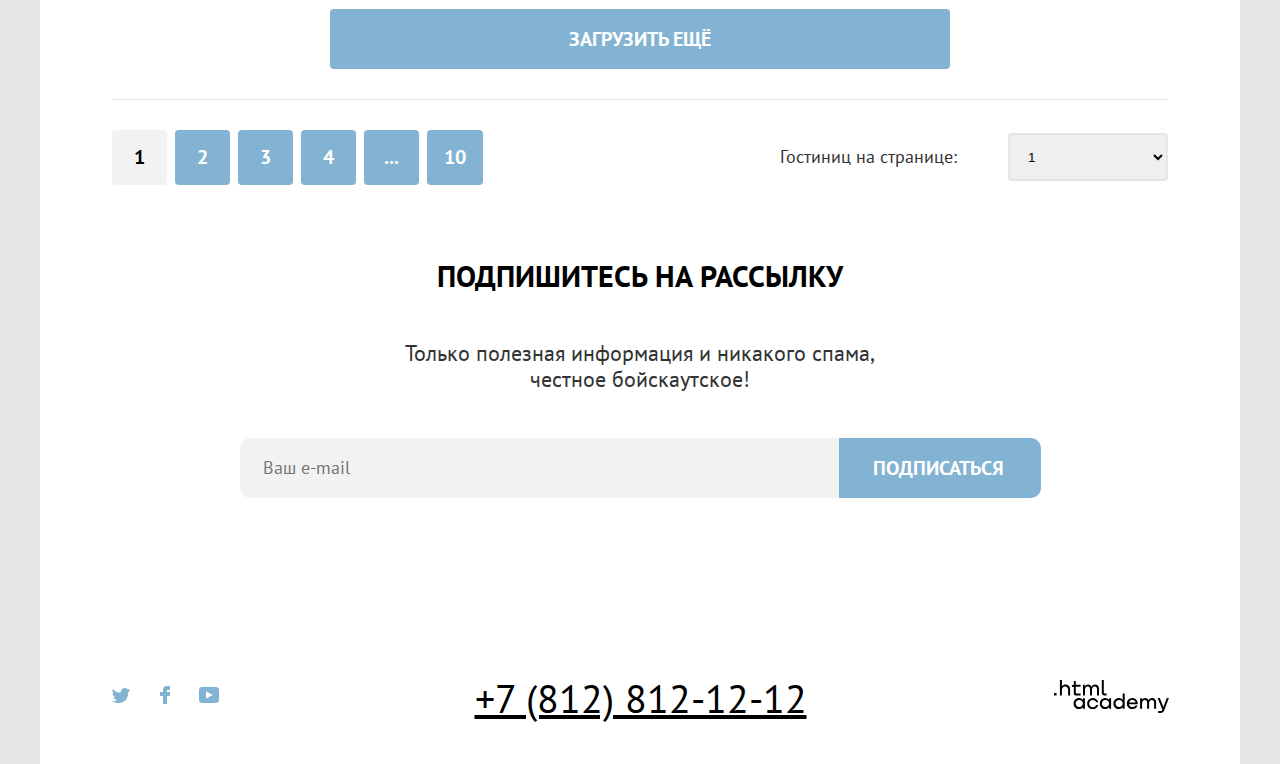
<file: catalog.html>
<!DOCTYPE html>
<html lang="ru">

<head>
  <meta charset="utf-8">
  <link rel="stylesheet" href="styles/styles.css">
  <link rel="icon" type="image/png" sizes="32x32" href="favicon.png">
  <title>HTML Academy: Седона</title>
</head>

<body>
  <header class="page-header">
    <nav class="navigation">
      <img class="page-logo" src="images/logo.svg" alt="Логотип" width="139" height="70">
      <ul class="navigation-list">
        <li class="navigation-item">
          <a class="navigation-link" href="index.html">Главная</a>
        </li>
        <li class="navigation-item">
          <a class="navigation-link" href="about.html">О Седоне</a>
        </li>
        <li class="navigation-item">
          <a class="navigation-link navigation-link_active" href="catalog.html">Гостиницы</a>
        </li>
      </ul>
      <ul class="navigation-list navigation-user">
        <li class="navigation-item">
          <a class="navigation-link" href="#">
            <span class="visually-hidden">Поиск</span>
            <svg class="navigation-icon" aria-hidden="true" focusable="false" width="20" height="19" viewBox="0 0 20 19"
              fill="none" xmlns="http://www.w3.org/2000/svg">
              <path
                d="m19 17-3.7-3.7A8 8 0 0 0 17 8.4a8 8 0 0 0-8-8 8 8 0 1 0 5 14.4l3.6 3.8L19 17ZM9 14.7a6 6 0 0 1-6-6 6 6 0 0 1 12 0 6 6 0 0 1-6 6Z" />
            </svg>
          </a>
        </li>
        <li class="navigation-item">
          <a class="navigation-link" href="#">
            <span class="visually-hidden">Избранное</span>
            <svg class="navigation-icon" aria-hidden="true" focusable="false" width="19" height="17" viewBox="0 0 19 17"
              fill="none" xmlns="http://www.w3.org/2000/svg">
              <path
                d="M9.4 17a1 1 0 0 1-.8-.4l-7-7.9A5.4 5.4 0 0 1 6 0c1.3 0 2.5.5 3.5 1.3C10.5.5 12 0 13.1 0c3 0 5.5 2.4 5.5 5.4 0 1.3-.5 2.5-1.3 3.4l-7 7.9c-.3.2-.5.3-.9.3Zm-6-9.5 6.1 6.9 6.3-7c.5-.5.7-1.2.7-2 0-1.8-1.5-3.3-3.3-3.3-1 0-2 .5-2.8 1.3-.3.3-.6.4-.9.4-.3 0-.6-.2-.8-.4A3.7 3.7 0 0 0 6 2.1a3.3 3.3 0 0 0-3.3 3.3c0 .9.3 1.6.7 2.1Z" />
            </svg>
          </a>
        </li>
        <li class="navigation-item">
          <a class="navigation-link-button" href="#">ХОЧУ СЮДА!</a>
        </li>
      </ul>
    </nav>
  </header>
  <main class="main-inner">
    <div class="main-inner-container">
      <section class="filter">
        <div class="filter-header">
          <h2 class="Filter-title">Гостиницы Седоны</h2>
          <ul class="breadcrumbs">
            <li class="breadcrumbs-item">
              <a class="breadcrumbs-link" href="index.html">
                <svg class="breadcrumbs-image" width="12" height="12" viewBox="0 0 12 12" fill="none"
                  xmlns="http://www.w3.org/2000/svg">
                  <path d="M6 .3 0 5.8V12h12V5.8L6 .3ZM11 11H1V6.2l5-4.5 5 4.5V11Z" />
                  <path d="M4 10h1V7.5h2V10h1V6.5H4V10Z" />
                </svg>
              </a>
            </li>
            <li class="breadcrumbs-item">
              <a class="breadcrumbs-link" href="catalog.html">Гостиницы</a>
            </li>
          </ul>
          <div class="infrastructure-container">
            <form class="catalog-filter" action="https://echo.htmlacademy.ru/" method="get">
              <fieldset class="infrastructure-filter">
                <legend class="infrastructure-title">Инфраструктура:</legend>
                <ul class="infrastructure-items">
                  <li class="infrastructure-item">
                    <label class="control">
                      <input class="visually-hidden control-input" type="checkbox" name="swimming-pool" checked>
                      <span class="control-mark"></span>
                      <span class="control-label">Бассейн</span>
                    </label>
                  </li>
                  <li class="infrastructure-item">
                    <label class="control">
                      <input class="visually-hidden control-input" type="checkbox" name="parking" checked>
                      <span class="control-mark"></span>
                      <span class="control-label">Парковка</span>
                    </label>
                  </li>
                  <li class="infrastructure-item">
                    <label class="control">
                      <input class="visually-hidden control-input" type="checkbox" name="Wi-Fi" checked>
                      <span class="control-mark"></span>
                      <span class="control-label">Wi-Fi</span>
                    </label>
                  </li>
                </ul>
              </fieldset>
              <fieldset class="housing-filter">
                <legend class="housing-title">Тип жилья:</legend>
                <ul class="housing-items">
                  <li class="housing-item">
                    <label class="control">
                      <input class="visually-hidden control-input" type="radio" name="hotel-group" value="hotel"
                        checked>
                      <span class="control-mark"></span>
                      <span class="control-label">Гостиница</span>
                    </label>
                  </li>
                  <li class="housing-item">
                    <label class="control">
                      <input class="visually-hidden control-input" type="radio" name="hotel-group" value="motel"
                        checked>
                      <span class="control-mark"></span>
                      <span class="control-label">Мотель</span>
                    </label>
                  </li>
                  <li class="housing-item">
                    <label class="control">
                      <input class="visually-hidden control-input" type="radio" name="hotel-group" value="hotel"
                        checked>
                      <span class="control-mark"></span>
                      <span class="control-label">Апартаменты</span>
                    </label>
                  </li>
                </ul>
              </fieldset>
              <fieldset class="catalog-filter-group">
                <legend class="catalog-filter-title">Стоимость, ₽:</legend>
                <div class="range-wrapper-inputs">
                  <input class="range-input" type="number" value="0" name="min-price" placeholder="от">
                  <input class="range-input range-input-right" type="number" value="9000" name="max-price">
                </div>
                <div class="range">
                  <div class="range-scale">
                    <div class="range-bar" style="left: 0; width: 227px">
                      <button class="range-toggle toggle-min" type="button">
                        <span class="visually-hidden">Изменить минимальную цену.</span>
                      </button>
                      <button class="range-toggle toggle-max" type="button">
                        <span class="visually-hidden">Изменить максимальную цену.</span>
                      </button>
                    </div>
                  </div>
                </div>
              </fieldset>
              <fieldset class="filter-button">
                <button class="button-apply" type="submit">Применить</button>
                <button class="button-reset" type="reset">Сбросить</button>
              </fieldset>
            </form>
          </div>
        </div>
        <div class="sorting">
          <h2 class="sorting-result">Найдено гостиниц: 38</h2>
          <select class="select-control" aria-label="Сортировка">
            <option value="popular">Сначала популярное</option>
            <option value="cheap">Сначала дешёвое</option>
            <option value="expensive">Сначала дорогое</option>
          </select>
          <button class="list-icon button" type="button">
            <span class="visually-hidden">Показать список</span>
          </button>
          <button class="slide-icon button" type="button">
            <span class="visually-hidden">Показать карточки</span>
          </button>
          <button class="mode-icon button" type="button">
            <span class="visually-hidden">Показать слайд-шоу</span>
          </button>
        </div>
        <ul class="product-list">
          <li class="hotel-card">
            <div class="hotel-card-container">
              <a class="hotel-card-image-link" href="#">
                <img class="hotel-card-image" src="images/hotel-2.jpg" width="300" height="206"
                  alt="Amara Resort & Spa">
              </a>
              <a class="hotel-card-title-link" href="#">
                <h3 class="hotel-card-title">Amara Resort & Spa</h3>
              </a>
              <div class="hotel-card-content">
                <p class="hotel-card-type">Гостиница</p>
                <p class="hotel-card-price">От 4000 ₽</p>
                <button class="product-card-button" type="button">Подробнее</button>
                <button class="button-blue" type="button">В избранное</button>
                <svg class="hotel-star" width="91" height="17" viewBox="0 0 91 17" fill="none"
                  xmlns="http://www.w3.org/2000/svg">
                  <path
                    d="m9 0 2.1 6.5H18l-5.6 4 2.2 6.5L9 13l-5.6 4 2.2-6.5-5.6-4h6.9L9 0ZM34 0l2.1 6.5H43l-5.6 4 2.2 6.5-5.6-4-5.6 4 2.2-6.5-5.6-4h6.9L34 0ZM59 0l2.1 6.5H68l-5.6 4 2.2 6.5-5.6-4-5.6 4 2.2-6.5-5.6-4h6.9L59 0ZM82 0l2.1 6.5H91l-5.6 4 2.2 6.5-5.6-4-5.6 4 2.2-6.5-5.6-4h6.9L82 0Z"
                    fill="#83B3D3" />
                </svg>
                <p class="hotel-rating-text">Рейтинг: 8,5</p>
              </div>
            </div>
          </li>
          <li class="hotel-card">
            <div class="hotel-card-container">
              <a class="hotel-card-image-link" href="#">
                <img class="hotel-card-image" src="images/hotel-1.jpg" width="300" height="206" alt="Desert Quail Inn">
              </a>
              <a class="hotel-card-title-link" href="#">
                <h3 class="hotel-card-title">Desert Quail Inn</h3>
              </a>
              <div class="hotel-card-content">
                <p class="hotel-card-type">Гостиница</p>
                <p class="hotel-card-price">От 3000 ₽</p>
                <button class="product-card-button" type="button">Подробнее</button>
                <button class="button-blue" type="button">В избранное</button>
                <svg width="68" height="17" viewBox="0 0 68 17" fill="none" xmlns="http://www.w3.org/2000/svg">
                  <path
                    d="m9 0 2.1 6.5H18l-5.6 4 2.2 6.5L9 13l-5.6 4 2.2-6.5-5.6-4h6.9L9 0ZM34 0l2.1 6.5H43l-5.6 4 2.2 6.5-5.6-4-5.6 4 2.2-6.5-5.6-4h6.9L34 0ZM59 0l2.1 6.5H68l-5.6 4 2.2 6.5-5.6-4-5.6 4 2.2-6.5-5.6-4h6.9L59 0Z"
                    fill="#83B3D3" />
                </svg>
                <p class="hotel-rating-text">Рейтинг: 8,9</p>
              </div>
            </div>
          </li>
          <li class="hotel-card">
            <div class="hotel-card-container">
              <a class="hotel-card-image-link" href="#">
                <img class="hotel-card-image" src="images/hotel-3.jpg" width="300" height="206"
                  alt="Villas at Poco Diablo">
              </a>
              <a class="hotel-card-title-link" href="#">
                <h3 class="hotel-card-title">Villas at Poco Diablo</h3>
              </a>
              <div class="hotel-card-content">
                <p class="hotel-card-type">Гостиница</p>
                <p class="hotel-card-price">От 2000 ₽</p>
                <button class="product-card-button">Подробнее</button>
                <button class="button-green">В избранном</button>
                <svg width="43" height="17" viewBox="0 0 43 17" fill="none" xmlns="http://www.w3.org/2000/svg">
                  <path
                    d="m9 0 2.1 6.5H18l-5.6 4 2.2 6.5L9 13l-5.6 4 2.2-6.5-5.6-4h6.9L9 0ZM34 0l2.1 6.5H43l-5.6 4 2.2 6.5-5.6-4-5.6 4 2.2-6.5-5.6-4h6.9L34 0Z"
                    fill="#83B3D3" />
                </svg>
                <p class="hotel-rating-text">Рейтинг: 9,2 </p>
              </div>
            </div>
          </li>
          <li class="hotel-card">
            <div class="hotel-card-container">
              <a class="hotel-card-image-link" href="#">
                <img class="hotel-card-image" src="images/hotel-4.jpg" width="300" height="206" alt="GreenTree Inn">
              </a>
              <a class="hotel-card-title-link" href="#">
                <h3 class="hotel-card-title">GreenTree Inn</h3>
              </a>
              <div class="hotel-card-content">
                <p class="hotel-card-type">Гостиница</p>
                <p class="hotel-card-price">От 3000 ₽</p>
                <button class="product-card-button" type="button">Подробнее</button>
                <button class="product-card-button button-blue" type="button">В избранное</button>
                <svg width="43" height="17" viewBox="0 0 43 17" fill="none" xmlns="http://www.w3.org/2000/svg">
                  <path
                    d="m9 0 2.1 6.5H18l-5.6 4 2.2 6.5L9 13l-5.6 4 2.2-6.5-5.6-4h6.9L9 0ZM34 0l2.1 6.5H43l-5.6 4 2.2 6.5-5.6-4-5.6 4 2.2-6.5-5.6-4h6.9L34 0Z"
                    fill="#83B3D3" />
                </svg>
                <p class="hotel-rating-text">Рейтинг: 9,2 </p>
              </div>
            </div>
          </li>
        </ul>
        <div class="pagination-show-more">
          <button class="pagination-show-more-button" type="button">Загрузить ещё</button>
        </div>
        <div class="pagination-container">
          <ul class="pagination">
            <li class="pagination-item">
              <a class="pagination-link pagination-current">1</a>
            </li>
            <li class="pagination-item">
              <a class="pagination-link" href="#">2</a>
            </li>
            <li class="pagination-item">
              <a class="pagination-link" href="#">3</a>
            </li>
            <li class="pagination-item">
              <a class="pagination-link" href="#">4</a>
            </li>
            <li class="pagination-item">
              <a class="pagination-link" href="#">...</a>
            </li>
            <li class="pagination-item">
              <a class="pagination-link" href="#">10</a>
            </li>
          </ul>

          <div class="pagination-list">
            <p class="pagination-text">Гостиниц на странице:</p>
            <select class="pagination-select" name="hotel-amount-page">
              <option value="1">1</option>
              <option value="2">2</option>
              <option value="3">3</option>
              <option value="4">4</option>
              <option value="5">5</option>
              <option value="6">6</option>
            </select>
          </div>
        </div>
      </section>
    </div>
    <section class="distribution-inner">
      <h2 class="distribution-title-inner">Подпишитесь на рассылку</h2>
      <p class="distribution-subtitle-inner">Только полезная информация и никакого спама,<br> честное бойскаутское!</p>
      <form class="distribution-form" action="#" method="post">
        <label class="visually-hidden" for="newsletter-email">Email</label>
        <input class="field" type="email" placeholder="Ваш e-mail" name="newsletter-email" id="newsletter-email"
          required>
        <button class="newsletter-button" type="submit">Подписаться</button>
      </form>
    </section>
    <footer>
      <div class="footer-container">
        <section class="footer-socials">
          <ul class="footer-socials-list">
            <li class="footer-socials-item">
              <a class="footer-socials-link " href="https://twitter.com/htmlacademy_ru">
                <svg class="footer-social-tw" width="18" height="15" viewBox="0 0 18 15" fill="none"
                  xmlns="http://www.w3.org/2000/svg">
                  <path
                    d="M11.6.2c1.8-.5 3.2.3 3.8 1.2l2.1-.7c0 .9-.6 1.5-.9 1.8.7.1 1.4-.6 1.4-.6a3 3 0 0 1-1.7 2C16.1 10.7 13 15.1 5.7 15h-.5c-.4 0-4.4-.5-5.2-1.9 2.4.2 4.1-.4 5-1.2-1-.3-2.9-.4-3.2-2.9.4.1.6.2 1.3.1C1.8 8.3.4 7.5.5 5.3c.3.3 1.1.5 1.4.5C1.1 5.6-.2 2.5.9.9a11 11 0 0 0 7.6 3.8C8.7 2.3 9.7.8 11.6.2Z" />
                </svg>
                <span class="visually-hidden ">Twitter</span>
              </a>
            </li>
            <li class="footer-socials-item">
              <a class="footer-socials-link " href="https://www.facebook.com/htmlacademy">
                <svg class="footer-social-facebook" width="10" height="18" viewBox="0 0 10 18" fill="none"
                  xmlns="http://www.w3.org/2000/svg">
                  <path d="M7 0a4 4 0 0 0-4 4v2H0v4h3v8h4v-8h3V6H7V4h3V0H7Z" />
                </svg>
                <span class="visually-hidden">Facebook</span>
              </a>
            </li>
            <li class="footer-socials-item">
              <a class="footer-socials-link" href="https://www.youtube.com/c/HTMLAcademyRUS">
                <svg class="footer-social-youtube" width="20" height="16" viewBox="0 0 20 16" fill="none"
                  xmlns="http://www.w3.org/2000/svg">
                  <path
                    d="M17 0H2.9C1.2 0 0 1.5 0 3.2v9.5C0 14.5 1.2 16 2.9 16h14.3c1.5 0 2.9-1.5 2.9-3.2V3.2C19.9 1.5 18.7 0 17 0ZM7 11.8V4.2L13.7 8 7 11.8Z" />
                </svg>
                <span class="visually-hidden">YouTube</span>
              </a>
            </li>
          </ul>
        </section>
        <section class="footer-contacts">
          <a class="footer-contacts-adress-phone" href=":tel+78128121212">+7 (812) 812-12-12</a>
        </section>
        <section class="footer-logo">
          <a class="footer-logo-link" href="https://htmlacademy.ru/">
            <svg class="footer-logo-image" width="115" height="34" fill="none" xmlns="http://www.w3.org/2000/svg">
              <path
                d="M0 12.9v2.6h2.5v-2.6H0ZM11.6 4.5c-1.6 0-2.8.7-3.6 1.7h-.1V0h-2v15.5h2v-5.3c0-2.1 1.3-3.6 3.3-3.6 1.8 0 2.9 1.4 2.9 3.2v5.7h2V9.4c.1-3-1.8-4.9-4.5-4.9ZM26.6 4.8h-4.8V1.1h-2v3.8h-1.9v2h1.9v6c0 1.7 1 2.7 2.7 2.7h4.1v-2h-3.7c-.7 0-1.1-.4-1.1-1.1V6.8h4.8v-2ZM41.1 4.6c-1.6 0-2.9.8-3.5 2.1h-.1a3.7 3.7 0 0 0-3.4-2.1c-1.4 0-2.5.8-3.1 1.8h-.1V4.8H29v10.6h2V10c0-2 1-3.5 2.6-3.5 1.5 0 2.4 1 2.4 2.6v6.3h2V9.8c0-2.4 1.4-3.3 2.6-3.3 1.5 0 2.4 1 2.4 2.6v6.3h2V8.9c.1-2.5-1.4-4.3-3.9-4.3ZM47.8 12.7c0 1.7 1 2.7 2.8 2.7h2v-2h-1.7c-.7 0-1.1-.4-1.1-1.1V0h-2v12.7ZM28.9 19.7a4.9 4.9 0 0 0-3.9-1.8c-3.1 0-5.4 2.3-5.4 5.6s2.3 5.6 5.4 5.6c1.8 0 3-.8 3.8-1.9h.1v1.6h2V18.2h-2v1.5Zm-3.6 7.4a3.5 3.5 0 0 1-3.6-3.6c0-2 1.4-3.6 3.6-3.6s3.6 1.6 3.6 3.6c0 1.9-1.4 3.6-3.6 3.6ZM44.2 22c-.5-2.4-2.6-4.1-5.4-4.1a5.4 5.4 0 0 0-5.6 5.6c0 3.1 2.2 5.6 5.6 5.6 2.8 0 4.9-1.8 5.4-4.2h-2.1a3.4 3.4 0 0 1-3.3 2.3 3.5 3.5 0 0 1-3.6-3.6c0-2 1.4-3.6 3.6-3.6 1.6 0 2.8 1 3.3 2.2h2.1V22ZM55.1 19.7a4.9 4.9 0 0 0-3.9-1.8c-3.1 0-5.4 2.3-5.4 5.6s2.3 5.6 5.4 5.6c1.8 0 3-.8 3.8-1.9h.1v1.6h2V18.2h-2v1.5Zm-3.6 7.4a3.5 3.5 0 0 1-3.6-3.6c0-2 1.4-3.6 3.6-3.6s3.6 1.6 3.6 3.6c0 1.9-1.5 3.6-3.6 3.6ZM68.7 19.8a5 5 0 0 0-3.9-1.9c-3.1 0-5.4 2.3-5.4 5.6s2.2 5.6 5.4 5.6c1.7 0 3-.8 3.8-1.8h.1v1.5h2V13.4h-2v6.4Zm-3.6 7.3a3.5 3.5 0 0 1-3.6-3.6c0-2 1.4-3.6 3.6-3.6s3.6 1.6 3.6 3.6c-.1 2-1.5 3.6-3.6 3.6ZM78.3 17.9a5.4 5.4 0 0 0-5.5 5.6c0 3 2.1 5.6 5.5 5.6 2.5 0 4.5-1.3 5.2-3.6h-2.1c-.5 1-1.6 1.6-3 1.6-1.9 0-3.3-1.3-3.4-2.9h8.8c.2-3.6-2-6.3-5.5-6.3Zm0 1.9c1.7 0 3 1 3.3 2.6h-6.5a3.2 3.2 0 0 1 3.2-2.6ZM98.2 17.9a4 4 0 0 0-3.6 2h-.1c-.6-1.2-1.8-2-3.4-2-1.4 0-2.5.7-3.1 1.8v-1.5h-1.9v10.6h2v-5.4c0-2 1-3.4 2.6-3.5 1.5 0 2.4 1 2.4 2.6v6.3h2v-5.6c0-2.4 1.4-3.3 2.6-3.3 1.5 0 2.4 1 2.4 2.6v6.3h2v-6.5c.1-2.6-1.4-4.4-3.9-4.4ZM109.4 27l-3.6-8.9h-2.2l4.8 11.6c-.3.9-.7 1.2-1.7 1.2h-2.5v2h2.5c1.8 0 2.8-.8 3.5-2.6l4.7-12.2h-2.1l-3.4 8.9Z" />
            </svg>
          </a>
        </section>
      </div>
    </footer>
  </main>
</body>

</html>
</file>
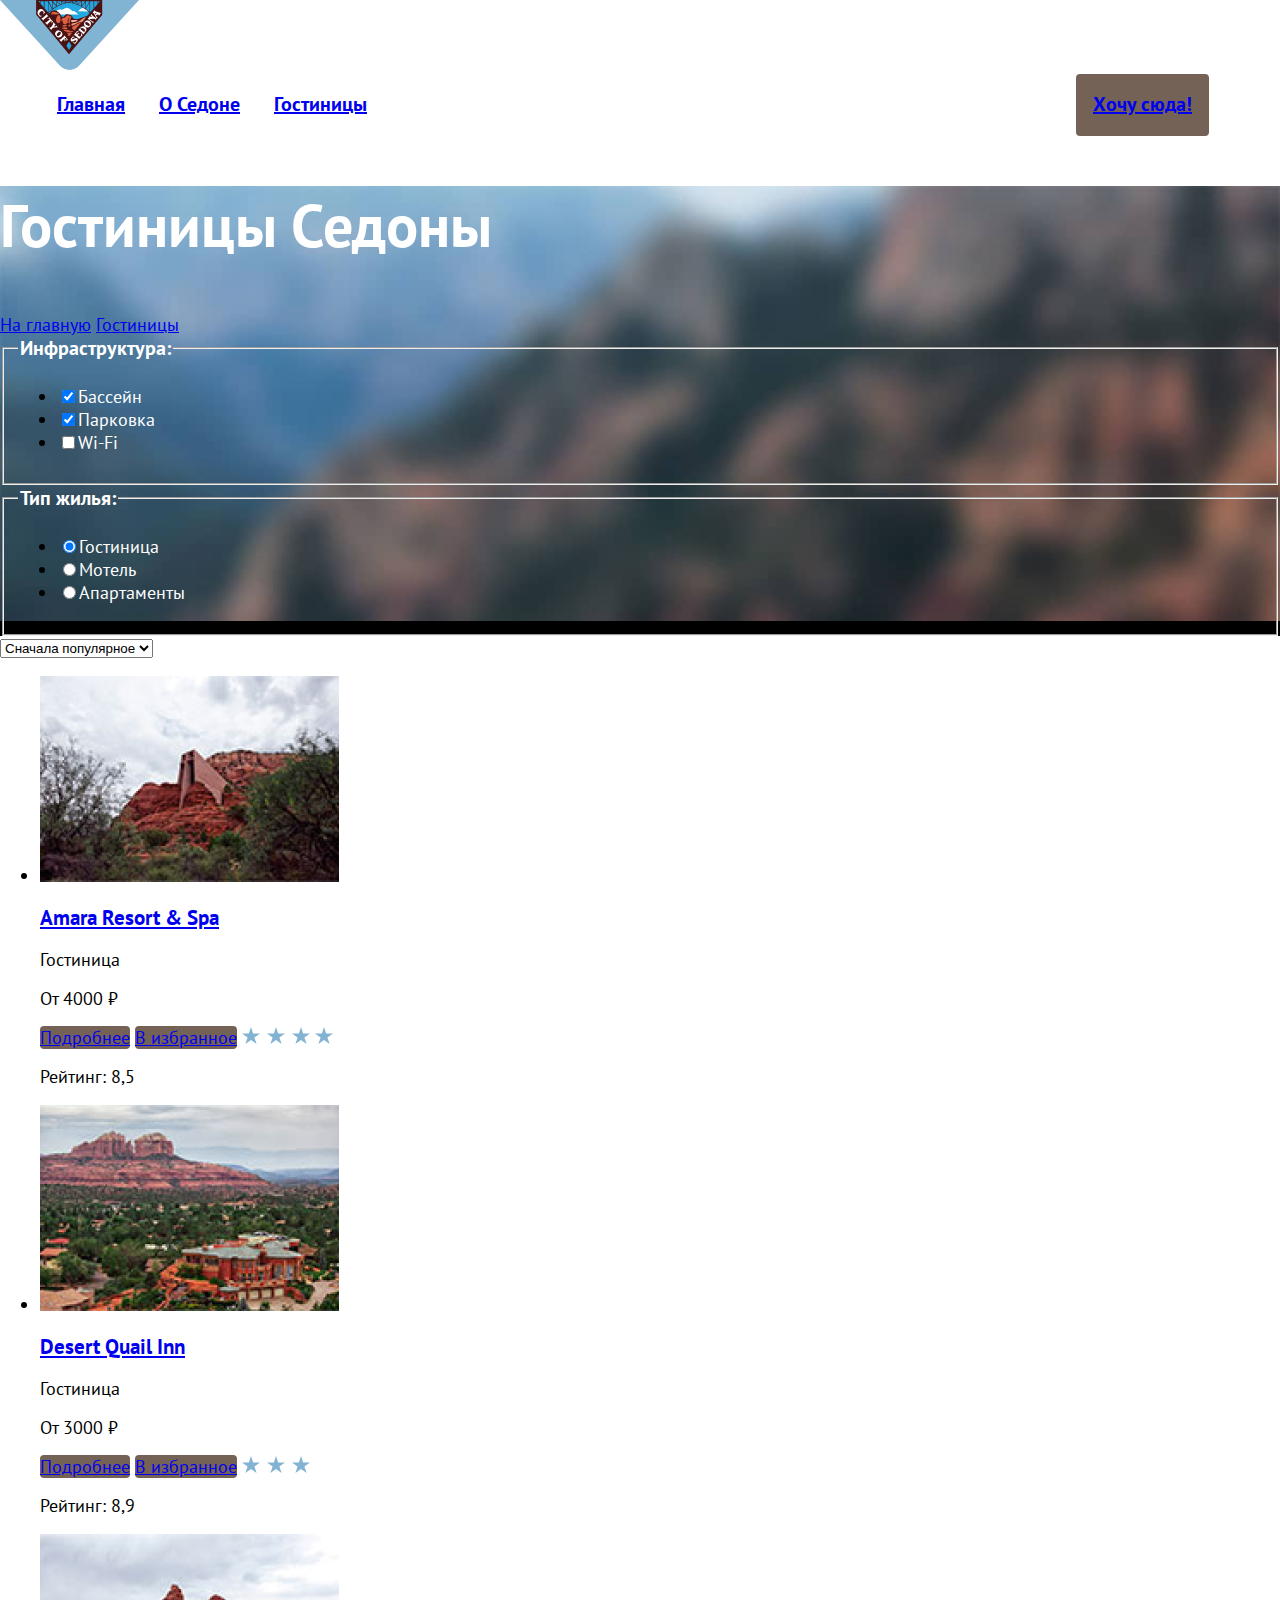
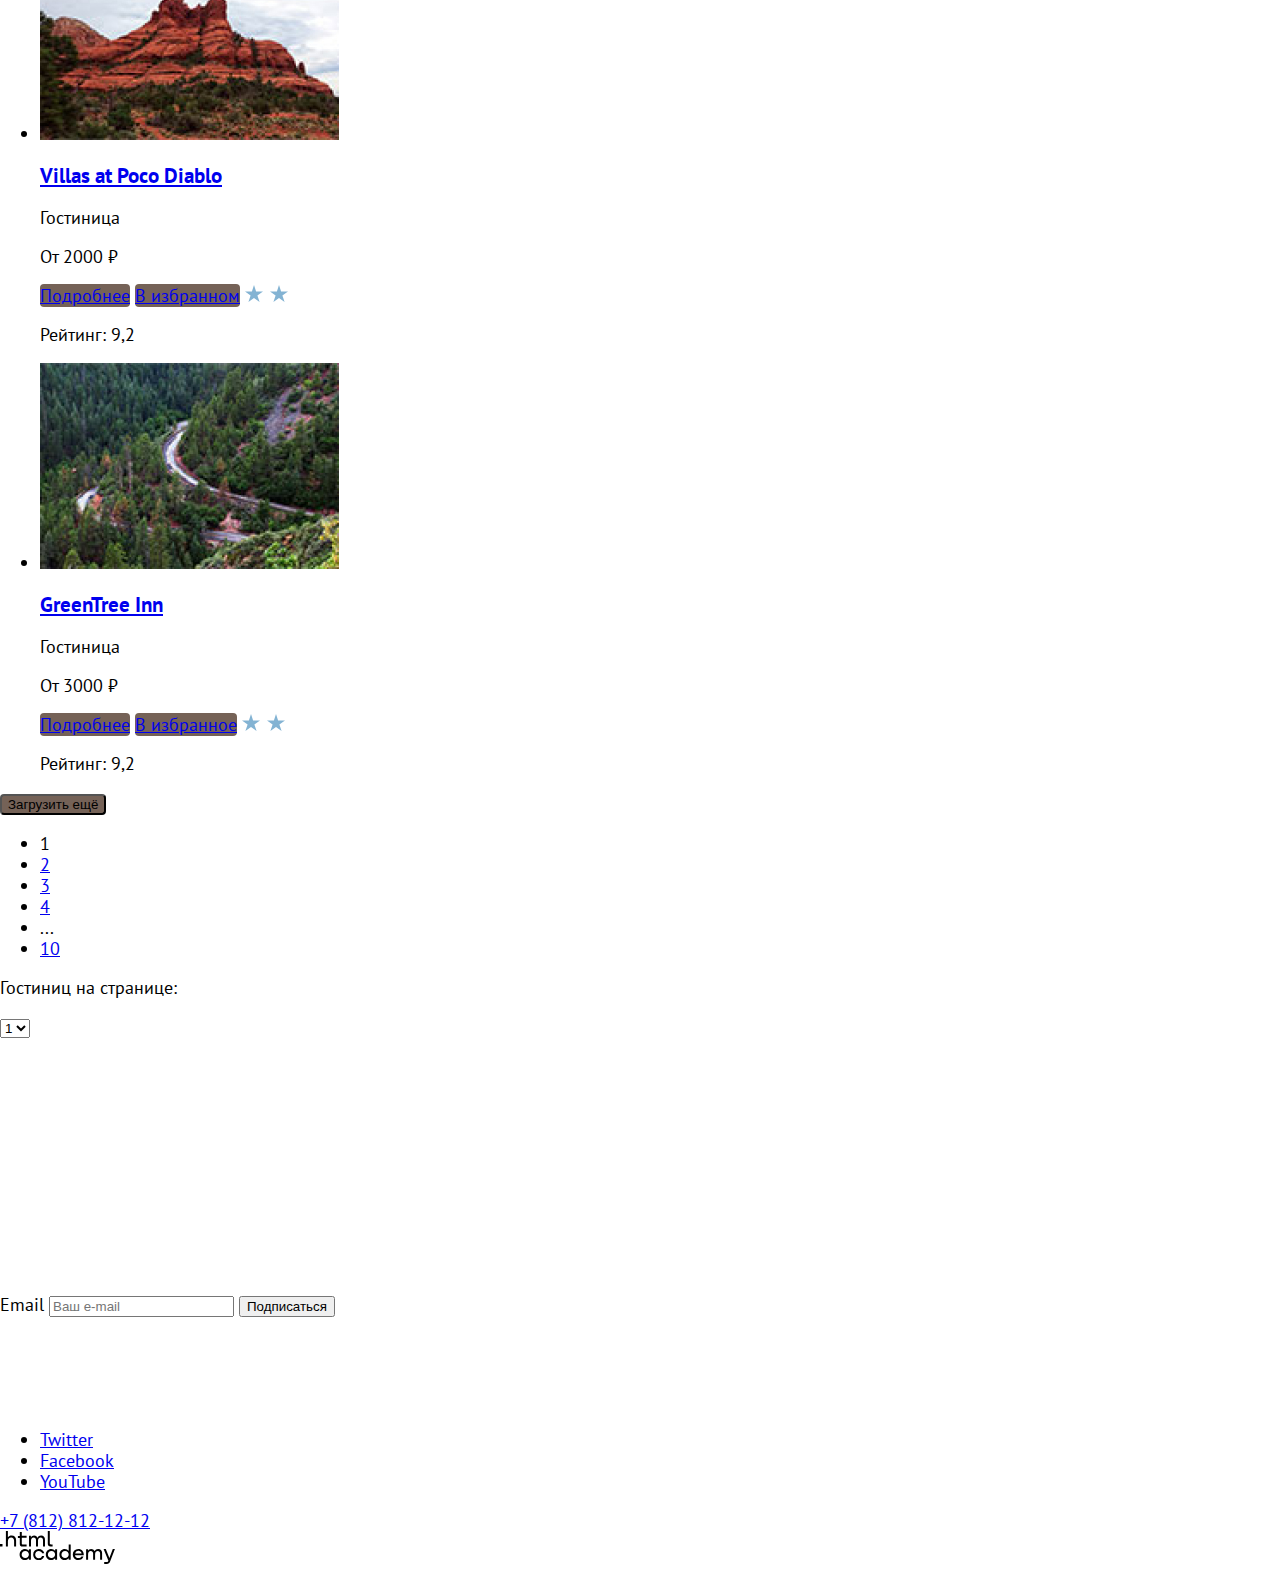
<file: 4/catalog.html>
<!DOCTYPE html>
<html lang="ru">

<head>
  <meta charset="utf-8">
  <link rel="stylesheet" href="styles/styles.css">
  <link href="https://fonts.googleapis.com/css?family=PT+Sans:regular,italic,700,700italic&display=swap"
    rel="stylesheet" />
  <title>HTML Academy: Седона</title>
  <base href="https://htmlacademy-htmlcss.github.io/931567-sedona-33/4/">
</head>

<body>
  <header class="page-header">
    <div class="page-logo">
      <img src="images/logo.svg" alt="Логотип">
    </div>
    <nav class="navigation">
      <ul class="navigation-list">
        <li class="navigation-item">
          <a class="navigation-link" href="index.html">Главная</a>
        </li>
        <li class="navigation-item">
          <a class="navigation-link" href="about.html">О Седоне</a>
        </li>
        <li class="navigation-item">
          <a class="navigation-link" href="catalog.html">Гостиницы</a>
        </li>
      </ul>
      <ul class="navigation-list navigation-user">
        <li class="navigation-item">
          <a class="navigation-link" href="#">
            <span class="visually-hidden">Поиск</span>
          </a>
        </li>
        <li class="navigation-item">
          <a class="navigation-link" href="#">
            <span class="visually-hidden">Избранное</span>
          </a>
        </li>
        <li class="navigation-item">
          <a class="navigation-link button" href="#">Хочу сюда!</a>
        </li>
      </ul>
    </nav>
  </header>
  <main class="main-inner">
    <section class="filter">
      <div class="filter-header">
        <h2 class="Filter-title">Гостиницы Седоны</h2>
        <a href="index.html">На главную</a>
        <a href="catalog.html">Гостиницы</a>
        <form action="https://echo.htmlacademy.ru/" method="get">
          <fieldset class="infrastructure-filter">
            <legend class="infrastructure-title">Инфраструктура:</legend>
            <ul class="infrastructure-items">
              <li class="infrastructure-item">
                <label class="infrastructure-checkbox"><input class="checkbox" type="checkbox" name="swimming-pool"
                    checked>Бассейн</label>
              </li>
              <li class="infrastructure-item">
                <label class="infrastructure-checkbox"><input class="checkbox" type="checkbox" name="parking"
                    checked>Парковка</label>
              </li>
              <li class="infrastructure-item">
                <label class="infrastructure-checkbox"><input class="checkbox" type="checkbox"
                    name="Wi-Fi">Wi-Fi</label>
              </li>
            </ul>
          </fieldset>
          <fieldset class="housing-filter">
            <legend class="housing-title">Тип жилья:</legend>
            <ul class="housing-items">
              <li class="housing-item">
                <label class="housing-radio"><input class="radio" type="radio" name="hotel-group" value="hotel"
                    checked>Гостиница</label>
              </li>
              <li class="housing-item">
                <label class="housing-radio"><input class="radio" type="radio" name="hotel-group"
                    value="motel">Мотель</label>
              </li>
              <li class="housing-item">
                <label class="housing-radio"><input class="radio" type="radio" name="hotel-group"
                    value="apartments">Апартаменты</label>
              </li>
            </ul>
          </fieldset>
        </form>
      </div>
      <select class="select-control" aria-label="Сортировка">
        <option value="popular">Сначала популярное</option>
        <option value="cheap">Сначала дешёвое</option>
        <option value="expensive">Сначала дорогое</option>
      </select>
      <a href="#" class="button button-light">
        <span class="visually-hidden">Показать список</span>
      </a>
      <a class="button" href="#">
        <span class="visually-hidden">Показать карточки</span>
      </a>
      <a class="button" href="#">
        <span class="visually-hidden">Показать слайд-шоу</span>
      </a>
      <ul>
        <li class="hotel-card">
          <a class="hotel-card-link" href="#">
            <img class="hotel-card-image" src="images/hotel-2.jpg" alt="Amara Resort & Spa">
            <h3 class="hotel-card-title">Amara Resort & Spa</h3>
          </a>
          <p class="hotel-card-type">Гостиница</p>
          <p class="hotel-card-price">От 4000 ₽</p>
          <a class="product-card-button button" href="#">Подробнее</a>
          <a class="product-card-button button" href="#">В избранное</a>
          <img class="hotel-rating-star" src="images/star-1.svg" alt="звезда" />
          <p class="hotel-rating-text">Рейтинг: 8,5</p>
        </li>
        <li class="hotel-card">
          <a class="hotel-card-link" href="#">
            <img class="hotel-card-image" src="images/hotel-1.jpg" alt="Desert Quail Inn">
            <h3 class="hotel-card-title">Desert Quail Inn</h3>
          </a>
          <p class="hotel-card-type">Гостиница</p>
          <p class="hotel-card-price">От 3000 ₽</p>
          <a class="product-card-button button" href="#">Подробнее</a>
          <a class="product-card-button button" href="#">В избранное</a>
          <img class="hotel-rating-star" src="images/star-2.svg" alt="звезда" />
          <p class="hotel-rating-text">Рейтинг: 8,9</p>
        </li>
        <li class="hotel-card">
          <a class="hotel-card-link" href="#">
            <img class="hotel-card-image" src="images/hotel-3.jpg" alt="Villas at Poco Diablo">
            <h3 class="hotel-card-title">Villas at Poco Diablo</h3>
          </a>
          <p class="hotel-card-type">Гостиница</p>
          <p class="hotel-card-price">От 2000 ₽</p>
          <a class="product-card-button button" href="#">Подробнее</a>
          <a class="product-card-button button" href="#">В избранном</a>
          <img class="hotel-rating-star" src="images/star-3.svg" alt="звезда" />
          <p class="hotel-rating-text">Рейтинг: 9,2 </p>
        </li>
        <li class="hotel-card">
          <a class="hotel-card-link" href="#">
            <img class="hotel-card-image" src="images/hotel-4.jpg" alt="GreenTree Inn">
            <h3 class="hotel-card-title">GreenTree Inn</h3>
          </a>
          <p class="hotel-card-type">Гостиница</p>
          <p class="hotel-card-price">От 3000 ₽</p>
          <a class="product-card-button button" href="#">Подробнее</a>
          <a class="product-card-button button" href="#">В избранное</a>
          <img class="hotel-rating-star" src="images/star-3.svg" alt="звезда" />
          <p class="hotel-rating-text">Рейтинг: 9,2 </p>
        </li>
      </ul>
      <button class="button pagination-show-more" type="button">Загрузить ещё</button>
      <ul class="pagination">
        <li class="pagination-item">
          <a class="pagination-link pagination-current">1</a>
        </li>
        <li class="pagination-item">
          <a class="pagination-link" href="#">2</a>
        </li>
        <li class="pagination-item">
          <a class="pagination-link" href="#">3</a>
        </li>
        <li class="pagination-item">
          <a class="pagination-link" href="#">4</a>
        </li>
        <li class="pagination-disabled">
          <span>...</span>
        </li>
        <li class="pagination-item">
          <a class="pagination-link" href="#">10</a>
        </li>
      </ul>
      <p>Гостиниц на странице:</p>
      <select name="hotel-amount-page">
        <option value="1">1</option>
        <option value="2">2</option>
        <option value="3">3</option>
        <option value="4">4</option>
        <option value="5">5</option>
        <option value="6">6</option>
      </select>
    </section>
    <section class="distribution-inner">
      <h2 class="distribution-title">Подпишитесь на рассылку</h2>
      <p class="distribution-subtitle">Только полезная информация и никакого спама, честное бойскаутское!</p>
      <form class="distribution-form" action="#" method="post">
        <label for="newsletter-email">Email</label>
        <input class="field" type="email" placeholder="Ваш e-mail" name="newsletter-email" id="newsletter-email"
          required>
        <button class="newsletter-button" type="submit">Подписаться</button>
      </form>
    </section>
    <footer>
      <ul class="socials">
        <li class="socials-item">
          <a href="https://twitter.com/htmlacademy_ru">Twitter</a>
          <span class="visually-hidden">Twitter</span>
        </li>
        <li class="socials-item">
          <a href="https://www.facebook.com/htmlacademy">Facebook</a>
          <span class="visually-hidden">Facebook</span>
        </li>
        <li class="socials-item">
          <a href="https://www.youtube.com/c/HTMLAcademyRUS">YouTube</a>
          <span class="visually-hidden">YouTube</span>
        </li>
      </ul>
      <a class="footer-contacts-adress-phone" href="tel:+78128121212">+7 (812) 812-12-12</a>
      <a class="footer-contacts" href="https://htmlacademy.ru/"><img src="images/logo_htmlacademy.svg"
          alt="Логотип htmlacademy"></a>
    </footer>
  </main>
</body>

</html>
</file>
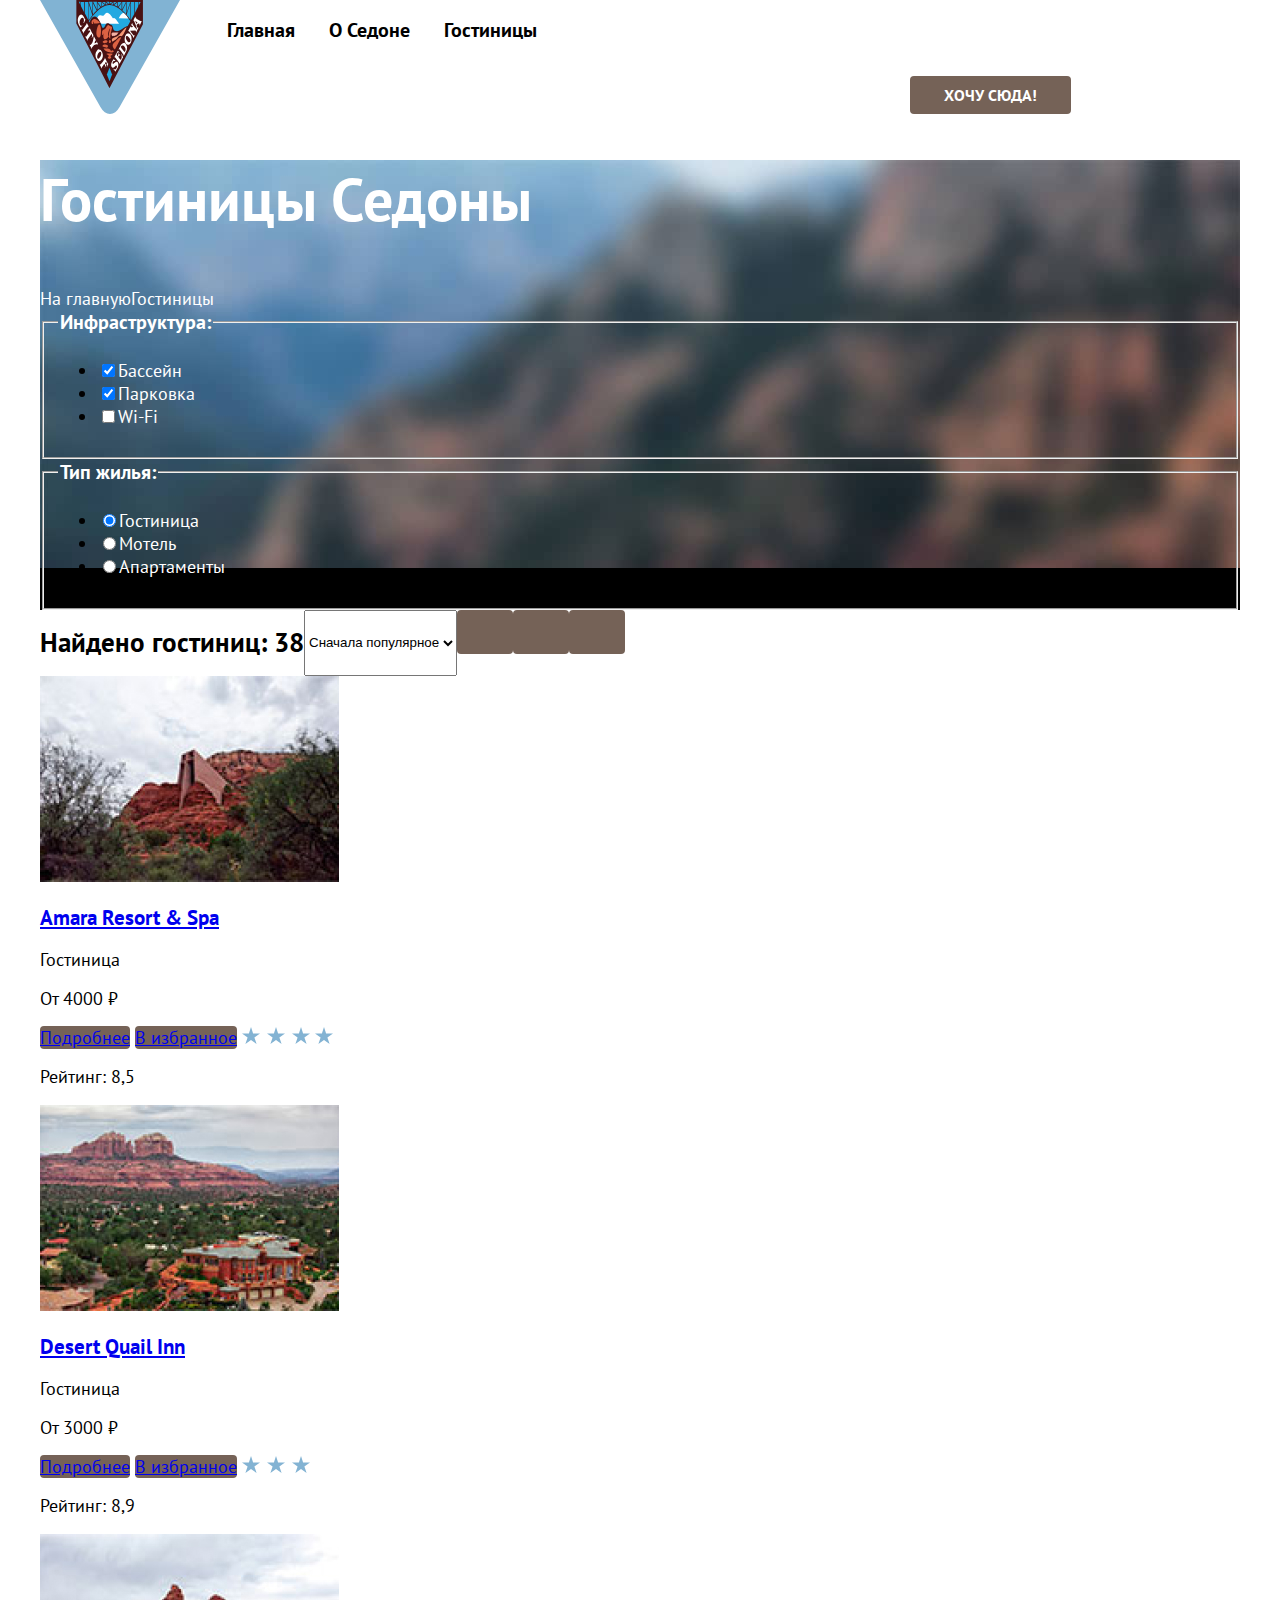
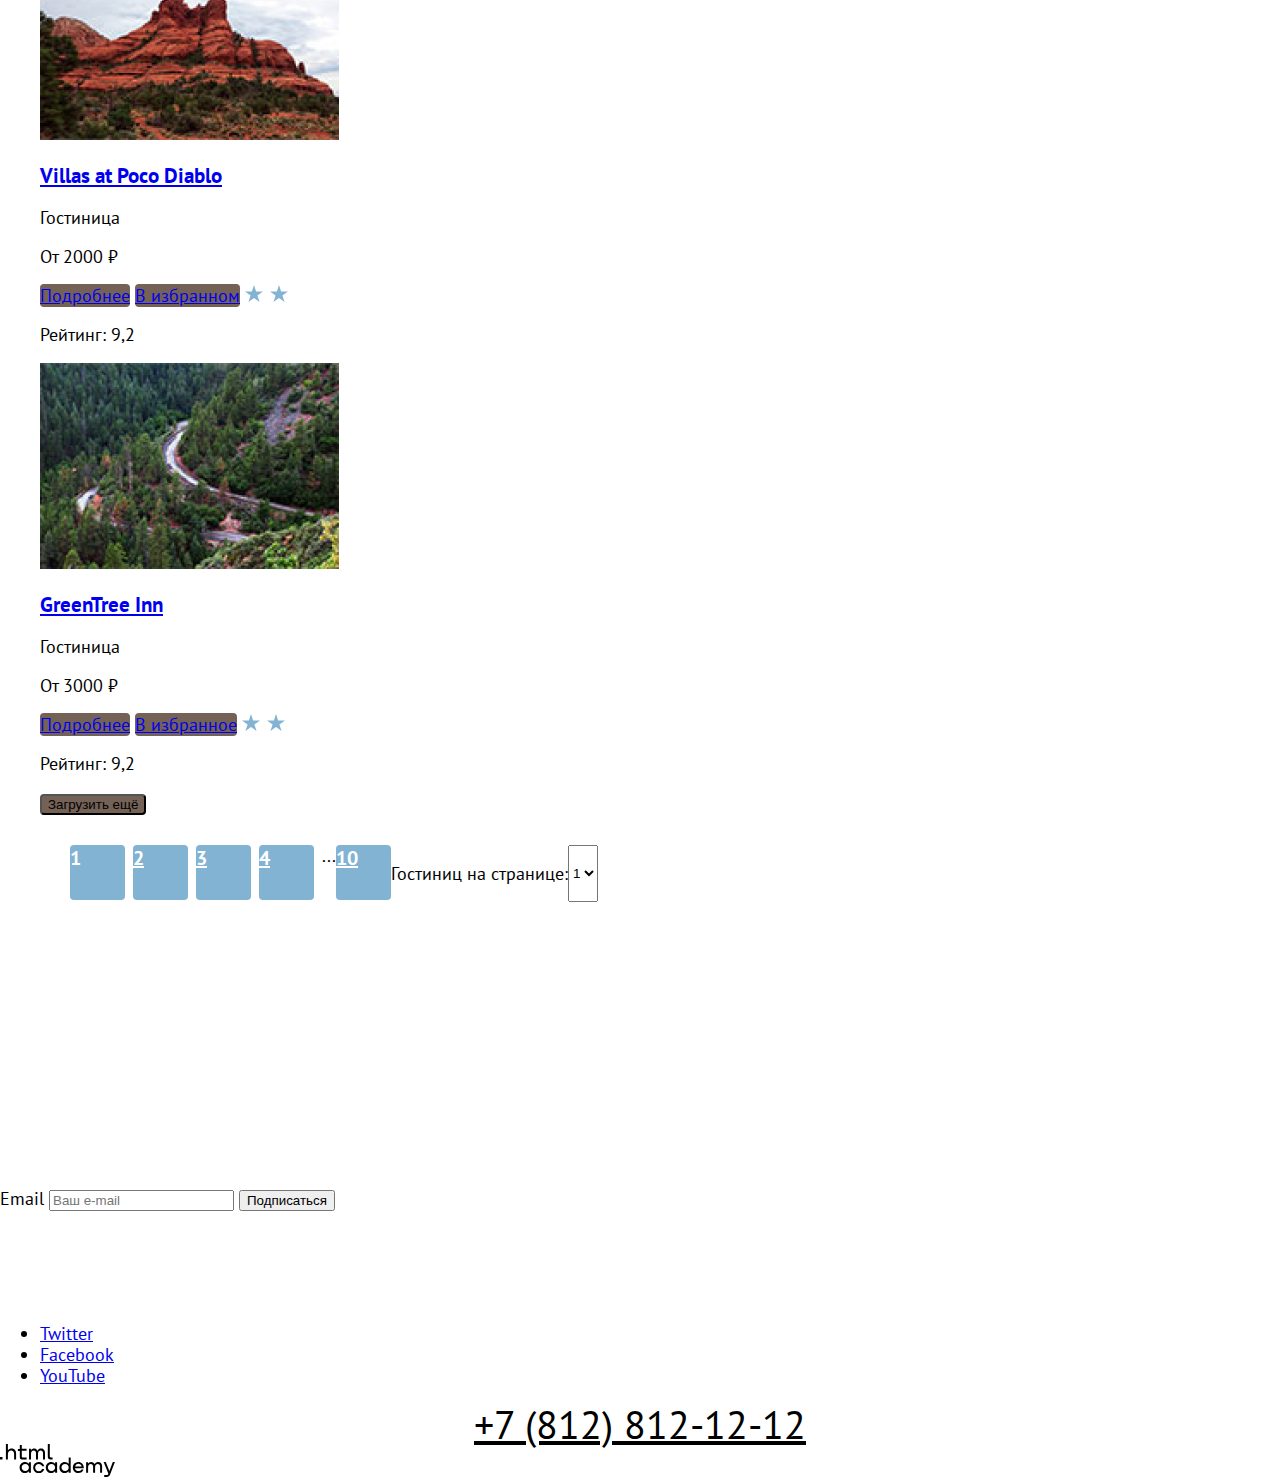
<file: 6/catalog.html>
<!DOCTYPE html>
<html lang="ru">

<head>
  <meta charset="utf-8">
  <link rel="stylesheet" href="styles/styles.css">
  <link href="https://fonts.googleapis.com/css?family=PT+Sans:regular,italic,700,700italic&display=swap"
    rel="stylesheet" />
  <title>HTML Academy: Седона</title>
  <base href="https://htmlacademy-htmlcss.github.io/931567-sedona-33/6/">
</head>

<body>
  <header class="page-header">
    <nav class="navigation">
      <img class="page-logo" src="images/logo.svg" alt="Логотип">
      <ul class="navigation-list">
        <li class="navigation-item">
          <a class="navigation-link" href="index.html">Главная</a>
        </li>
        <li class="navigation-item">
          <a class="navigation-link" href="about.html">О Седоне</a>
        </li>
        <li class="navigation-item">
          <a class="navigation-link" href="catalog.html">Гостиницы</a>
        </li>
      </ul>
      <ul class="navigation-list navigation-user">
        <li class="navigation-item">
          <a class="navigation-link" href="#">
            <span class="visually-hidden">Поиск</span>
          </a>
        </li>
        <li class="navigation-item">
          <a class="navigation-link" href="#">
            <span class="visually-hidden">Избранное</span>
          </a>
        </li>
        <li class="navigation-item">
          <a class="navigation-link-button" href="#">ХОЧУ СЮДА!</a>
        </li>
      </ul>
    </nav>
  </header>
  <main class="main-inner">
    <div class="main-inner-container">
      <section class="filter">
        <div class="filter-header">
          <h2 class="Filter-title">Гостиницы Седоны</h2>
          <ul class="breadcrumbs">
            <li class="breadcrumbs-item">
              <a class="breadcrumbs-link" href="index.html">На главную</a>
            </li>
            <li class="breadcrumbs-item">
              <a class="breadcrumbs-link" href="catalog.html">Гостиницы</a>
            </li>
          </ul>
          <form action="https://echo.htmlacademy.ru/" method="get">
            <fieldset class="infrastructure-filter">
              <legend class="infrastructure-title">Инфраструктура:</legend>
              <ul class="infrastructure-items">
                <li class="infrastructure-item">
                  <label class="infrastructure-checkbox"><input class="checkbox" type="checkbox" name="swimming-pool"
                      checked>Бассейн</label>
                </li>
                <li class="infrastructure-item">
                  <label class="infrastructure-checkbox"><input class="checkbox" type="checkbox" name="parking"
                      checked>Парковка</label>
                </li>
                <li class="infrastructure-item">
                  <label class="infrastructure-checkbox"><input class="checkbox" type="checkbox"
                      name="Wi-Fi">Wi-Fi</label>
                </li>
              </ul>
            </fieldset>
            <fieldset class="housing-filter">
              <legend class="housing-title">Тип жилья:</legend>
              <ul class="housing-items">
                <li class="housing-item">
                  <label class="housing-radio"><input class="radio" type="radio" name="hotel-group" value="hotel"
                      checked>Гостиница</label>
                </li>
                <li class="housing-item">
                  <label class="housing-radio"><input class="radio" type="radio" name="hotel-group"
                      value="motel">Мотель</label>
                </li>
                <li class="housing-item">
                  <label class="housing-radio"><input class="radio" type="radio" name="hotel-group"
                      value="apartments">Апартаменты</label>
                </li>
              </ul>
            </fieldset>
          </form>
        </div>
        <div class="sorting">
          <h2 class="sorting-result">Найдено гостиниц: 38</h2>
          <select class="select-control" aria-label="Сортировка">
            <option value="popular">Сначала популярное</option>
            <option value="cheap">Сначала дешёвое</option>
            <option value="expensive">Сначала дорогое</option>
          </select>
          <a href="#" class="button button-light">
            <span class="visually-hidden">Показать список</span>
          </a>
          <a class="button" href="#">
            <span class="visually-hidden">Показать карточки</span>
          </a>
          <a class="button" href="#">
            <span class="visually-hidden">Показать слайд-шоу</span>
          </a>
        </div>
        <ul class="product-list">
          <li class="hotel-card">
            <a class="hotel-card-link" href="#">
              <img class="hotel-card-image" src="images/hotel-2.jpg" alt="Amara Resort & Spa">
              <h3 class="hotel-card-title">Amara Resort & Spa</h3>
            </a>
            <p class="hotel-card-type">Гостиница</p>
            <p class="hotel-card-price">От 4000 ₽</p>
            <a class="product-card-button button" href="#">Подробнее</a>
            <a class="product-card-button button" href="#">В избранное</a>
            <img class="hotel-rating-star" src="images/star-1.svg" alt="звезда" />
            <p class="hotel-rating-text">Рейтинг: 8,5</p>
          </li>
          <li class="hotel-card">
            <a class="hotel-card-link" href="#">
              <img class="hotel-card-image" src="images/hotel-1.jpg" alt="Desert Quail Inn">
              <h3 class="hotel-card-title">Desert Quail Inn</h3>
            </a>
            <p class="hotel-card-type">Гостиница</p>
            <p class="hotel-card-price">От 3000 ₽</p>
            <a class="product-card-button button" href="#">Подробнее</a>
            <a class="product-card-button button" href="#">В избранное</a>
            <img class="hotel-rating-star" src="images/star-2.svg" alt="звезда" />
            <p class="hotel-rating-text">Рейтинг: 8,9</p>
          </li>
          <li class="hotel-card">
            <a class="hotel-card-link" href="#">
              <img class="hotel-card-image" src="images/hotel-3.jpg" alt="Villas at Poco Diablo">
              <h3 class="hotel-card-title">Villas at Poco Diablo</h3>
            </a>
            <p class="hotel-card-type">Гостиница</p>
            <p class="hotel-card-price">От 2000 ₽</p>
            <a class="product-card-button button" href="#">Подробнее</a>
            <a class="product-card-button button" href="#">В избранном</a>
            <img class="hotel-rating-star" src="images/star-3.svg" alt="звезда" />
            <p class="hotel-rating-text">Рейтинг: 9,2 </p>
          </li>
          <li class="hotel-card">
            <a class="hotel-card-link" href="#">
              <img class="hotel-card-image" src="images/hotel-4.jpg" alt="GreenTree Inn">
              <h3 class="hotel-card-title">GreenTree Inn</h3>
            </a>
            <p class="hotel-card-type">Гостиница</p>
            <p class="hotel-card-price">От 3000 ₽</p>
            <a class="product-card-button button" href="#">Подробнее</a>
            <a class="product-card-button button" href="#">В избранное</a>
            <img class="hotel-rating-star" src="images/star-3.svg" alt="звезда" />
            <p class="hotel-rating-text">Рейтинг: 9,2 </p>
          </li>
        </ul>
        <button class="button pagination-show-more" type="button">Загрузить ещё</button>
        <div class="pagination-container">
          <ul class="pagination">
            <li class="pagination-item">
              <a class="pagination-link pagination-current">1</a>
            </li>
            <li class="pagination-item">
              <a class="pagination-link" href="#">2</a>
            </li>
            <li class="pagination-item">
              <a class="pagination-link" href="#">3</a>
            </li>
            <li class="pagination-item">
              <a class="pagination-link" href="#">4</a>
            </li>
            <li class="pagination-disabled">
              <span>...</span>
            </li>
            <li class="pagination-item">
              <a class="pagination-link" href="#">10</a>
            </li>
          </ul>
          <p>Гостиниц на странице:</p>
          <select name="hotel-amount-page">
            <option value="1">1</option>
            <option value="2">2</option>
            <option value="3">3</option>
            <option value="4">4</option>
            <option value="5">5</option>
            <option value="6">6</option>
          </select>
      </section>
    </div>
    <section class="distribution-inner">
      <h2 class="distribution-title">Подпишитесь на рассылку</h2>
      <p class="distribution-subtitle">Только полезная информация и никакого спама, честное бойскаутское!</p>
      <form class="distribution-form" action="#" method="post">
        <label for="newsletter-email">Email</label>
        <input class="field" type="email" placeholder="Ваш e-mail" name="newsletter-email" id="newsletter-email"
          required>
        <button class="newsletter-button" type="submit">Подписаться</button>
      </form>
    </section>
    </div>
    <footer>
      <ul class="socials">
        <li class="socials-item">
          <a href="https://twitter.com/htmlacademy_ru">Twitter</a>
          <span class="visually-hidden">Twitter</span>
        </li>
        <li class="socials-item">
          <a href="https://www.facebook.com/htmlacademy">Facebook</a>
          <span class="visually-hidden">Facebook</span>
        </li>
        <li class="socials-item">
          <a href="https://www.youtube.com/c/HTMLAcademyRUS">YouTube</a>
          <span class="visually-hidden">YouTube</span>
        </li>
      </ul>
      <a class="footer-contacts-adress-phone" href="tel:+78128121212">+7 (812) 812-12-12</a>
      <a class="footer-contacts" href="https://htmlacademy.ru/"><img src="images/logo_htmlacademy.svg"
          alt="Логотип htmlacademy"></a>
    </footer>
  </main>
</body>

</html>
</file>
<file: styles/styles.css>
@font-face {
    font-family: "PT Sans";
    font-style: normal;
    font-weight: 400;
    src: url("../fonts/ptsans-400.woff2") format("woff2");
    font-display: swap;
  }
  
  @font-face {
    font-family: "PT Sans";
    font-style: normal;
    font-weight: 700;
    src: url("../fonts/ptsans-700.woff2") format("woff2");
    font-display: swap;
  }
html {
    height: 100%;
}
body {
    min-width: 1280px;
    margin: 0;
    display: flex;
    flex-direction: column;
    min-height: 100%;
    font-family: PT Sans, sans-serif;
    font-style: normal;
    font-weight: normal;
    font-size: 18px;
    line-height: 21px;
    background-color: #E5E5E5;;
}
.main-container {
    flex-grow: 1;
}
.page-container {
    width: 1200px;
    margin: 0 auto;
}
.page-header {
    width: 1200px;
    display: flex;
    margin: 0 auto;
    padding: 0;
}
.page-logo {
    position: absolute;
    left: 70px;
}
.navigation {
    position: relative;
    width: 1200px;
    display: flex;
    background: #ffffff;
    margin: 0 auto;
}
.navigation-list {
    flex-wrap: wrap;
    display: flex;
    width: 450px;
    list-style-type: none;
    margin: 0;
    padding: 0;
    margin-left: 239px;
}
.navigation-item {
    position: relative;
}
.navigation-link {
    display: block;
    margin: 0;
    padding: 0;
    font-family: PT Sans, sans-serif;
    font-style: normal;
    font-weight: bold;
    font-size: 20px;
    color: #000000;
    text-decoration: none;
    padding: 22px 17px;
}
.navigation-user .navigation-link {
    display: block;
    width: 42px;
    height: 66px;
    padding: 0;
}
.navigation-link_active:after {
    position: absolute;
    bottom: -1px;
    left: 17px;
    right: 17px;
    height: 2px;
    background: #756257;
    content: "";
}
.navigation-link:hover {
    color: #756257;
  }
.navigation-link:active {
    color: rgba(117, 98, 87, 0.3);
}
.navigation-icon {
    position: absolute;
    top: 0;
    right: 0;
    bottom: 3px;
    left: 0;
    margin: auto;
    fill: #000000;
}
.navigation-user .navigation-item:nth-child(2)::after {
    position: absolute;
    top: 13px;
    left: 24px;
    width: 20px;
    height: 20px;
    background: #7DB54F;
    border-radius: 10px;
    content: "12";
    font-family: PT Sans, sans-serif;
    font-style: normal;
    font-weight: normal;
    font-size: 10px;
    line-height: 20px;
    align-items: center;
    text-align: center;
    color: #FFFFFF;
  }
.navigation-link:hover .navigation-icon {
    fill: #756257;
  }
  
  .navigation-link:focus .navigation-icon {
    fill: #dbdbdb;
  }
.navigation-link-button {
    display: block;
    padding: 9px 34px;
    margin-top: 12px;
    margin-left: 20px;
    font-family: PT Sans, sans-serif;
    font-style: normal;
    font-weight: bold;
    font-size: 16px;
    line-height: 20px;
    text-align: center;
    text-transform: uppercase;
    color: #FFFFFF;
    background: #756257;
    border-radius: 4px;
    text-decoration: none;

}
.navigation-link-button:hover {
    background: #615048;
}
.navigation-link-button:focus {
    box-shadow: inset 0 0 0 3px #83B3D3;
    outline: none;
}
.navigation-link-button:active {
    color: rgba(255, 255, 255, 0.3);
    background: #615048;
}
.navigation-user {
    max-width: 288px;
    margin-left: auto;
    margin-right: 46px;
    padding: 0;
}
.navigation-user .navigation-link {
    min-width: 16px;
    min-height: 22px;
}
.visually-hidden {
    position: absolute;
    width: 1px;
    height: 1px;
    margin: -1px;
    padding: 0;
    border: 0;
    clip: rect(0 0 0 0);
    overflow: hidden;
}
.button {
    border-radius: 4px;
}

.main-index {
}
.welome-sedona{
    background-image: url("../images/index-background.jpg");
    background-repeat: no-repeat;
}
.welcome {
    display: flex;
    margin: 0 auto;
    padding-top: 50px;
}
.devider {
    display: flex;
    margin-top: 25px;
}
.caption{
    background: #FFFFFF;
}
.caption-title {
    padding-top: 63px;
    padding-bottom: 31px;
    font-family: PT Sans, sans-serif;
    font-style: normal;
    font-weight: bold;
    font-size: 30px;
    line-height: 36px;
    text-align: center;
    text-transform: uppercase;
    color: #000000;
    margin: 0;
}
.caption-list {
    font-family: PT Sans, sans-serif;
    font-style: normal;
    font-weight: normal;
    font-size: 22px;
    line-height: 36px;
    text-align: center;
    color: #333333;
    padding-bottom: 80px;
    margin: 0;
}
.advantages {
    background: #FFFFFF;;
}
.advantages-list {
    display: flex;
    flex-wrap: wrap;
    list-style: none;
    margin: 0;
    padding: 0;
}
.advantages-items {
    width: 400px;
    margin: 0 auto;
    background: #83B3D3;
    list-style: none;
}
.advantages-title {
    text-align: center;
    margin-top: 99px;
    margin-bottom: 30px;
    font-family: PT Sans, sans-serif;
    font-style: normal;
    font-weight: bold;
    font-size: 24px;
    line-height: 28px;
    text-transform: uppercase;
    color: #FFFFFF;
    list-style: none;
    }
.advantages-description {
    margin: 30px;
    font-family: PT Sans, sans-serif;
    font-style: normal;
    font-weight: normal;
    font-size: 18px;
    line-height: 20px;
    text-align: center;
    color: #FFFFFF;
    list-style: none;
}
.advantages-image {
    display: flex;
}
.advantages-image-food {
    margin-top: 91px;
    padding: 0;
}
.advantages-image-house {
    margin-top: 89px;
    padding: 0;
}
.advantages-image-souvenirs {
    margin-top: 85px;
    padding: 0;
}    
.advantages-house {
    text-align: center;
    width: 400px;
    margin: 0;
    padding: 0;
    list-style: none;
    background: rgba(131, 179, 211, 0.12);
}
.advantages-food {
    text-align: center;
    width: 400px;
    margin: 0;
    padding: 0;
    list-style: none;
    background: #FFFFFF;
}
.advantages-souvenirs {
    text-align: center;
    width: 400px;
    margin: 0;
    padding: 0;
    list-style: none;
    background: rgba(131, 179, 211, 0.12);
}
.advantages-square {
    text-align: center;
    width: 400px;
    background: rgba(131, 179, 211, 0.12);
    list-style: none;
}
.advantages-road {
    text-align: center;
    width: 400px;
    background: rgba(131, 179, 211, 0.2);
    list-style: none;
}
.advantages-tourist {
    text-align: center;
    width: 400px;
    background: rgba(131, 179, 211, 0.12);
    list-style: none;
}
.advantages-name {
    font-family: PT Sans, sans-serif;
    font-style: normal;
    font-weight: bold;
    font-size: 24px;
    line-height: 28px;
    text-align: center;
    text-transform: uppercase;
    color: #000000;
    margin: 0;
    margin-top: 20px;
}
.advantages-names {
    margin: 0;
    margin-top: 98px;
    margin-bottom: 28px;
    font-family: PT Sans, sans-serif;
    font-style: normal;
    font-weight: bold;
    font-size: 24px;
    line-height: 28px;
    text-align: center;
    text-transform: uppercase;
    color: #000000;
}
.advantages-text {
    font-family: PT Sans, sans-serif;
    font-style: normal;
    font-weight: normal;
    font-size: 18px;
    line-height: 21px;
    text-align: center;
    color: #333333;
    margin-bottom: 90px;
}
.advantages-number {
    font-family: PT Sans, sans-serif;
    font-style: normal;
    font-weight: normal;
    font-size: 18px;
    line-height: 21px;
    text-align: center;
    color: #333333;
    margin-bottom: 30px;
}
.hotelsearch {
    background: #FFFFFF;
    padding-bottom: 93px;
}
.hotelsearch-title {
    margin: 0;
    margin-bottom: 29px;
    font-family: PT Sans, sans-serif;
    font-style: normal;
    font-weight: bold;
    font-size: 30px;
    line-height: 36px;
    text-align: center;
    text-transform: uppercase;
    color: #000000;
    padding: 0;
    padding-top: 110px;
}
.hotelsearch-subtitle {
    margin-bottom: 56px;
    padding: 0;
    font-family: PT Sans, sans-serif;
    font-style: normal;
    font-weight: normal;
    font-size: 22px;
    line-height: 26px;
    text-align: center;
    color: #333333;
}
.hotelsearch-button {
    width: 575px;
    margin: 0 auto;
    margin-top: 1px;
    display: block;
    padding-top: 15px;
    padding-bottom: 9px;
    background: #756257;
    border-radius: 10px;
    text-align: center;
    text-decoration: none;
}
.hotelsearch-button:hover {
    background: #615048;
}
.hotelsearch-button:active {
    background: #615048;
    color: rgba(255, 255, 255, 0.3);
}
.hotelsearch-button:focus {
    box-shadow: inset 0 0 0 3px #83B3D3;
    outline: none; 
}
.hotelsearch a {
    font-family: PT Sans, sans-serif;
    font-style: normal;
    font-weight: bold;
    font-size: 20px;
    line-height: 36px;
    text-align: center;
    text-transform: uppercase;
    color: #FFFFFF;
}
.distribution {
    display: block;
    background-color: #000000;
    background-image: url("../images/distribution-background.jpg");
    background-repeat: no-repeat;
    background-size: 100% auto;
}
.distribution-title {
    margin: 0;
    padding-top: 94px;
    margin-bottom: 29px;
    font-family: PT Sans, sans-serif;
    font-style: normal;
    font-weight: bold;
    font-size: 30px;
    line-height: 36px;
    text-align: center;
    text-transform: uppercase;
    color: #FFFFFF;
}
.distribution-subtitle {
    margin-bottom: 46px;
    font-family: PT Sans, sans-serif;
    font-style: normal;
    font-weight: normal;
    font-size: 22px;
    line-height: 26px;
    text-align: center;
    color: #FFFFFF;
}
.distribution-form {
    text-align: center;
    justify-content: center;
    display:flex;
    padding-bottom: 93px;
    margin-top: 46px;
}
.distribution-title-inner {
    font-family: PT Sans, sans-serif;
    font-style: normal;
    font-weight: bold;
    font-size: 30px;
    line-height: 36px;
    text-align: center;
    text-transform: uppercase;
    color: #000000;
}
.distribution-subtitle-inner {
    font-family: PT Sans, sans-serif;
    font-style: normal;
    font-weight: normal;
    font-size: 22px;
    line-height: 26px;
    text-align: center;
    color: #333333; 
    margin-top: 46px;
}
.auth-form-field .field {
    margin: 0;
    padding: 0;
    border: none;
    background-color:#F2F2F2;
    width: 30px;
    font-family: PT Sans, sans-serif;
    font-style: normal;
    font-weight: bold;
    font-size: 18px;
    line-height: 40px;
    align-items: center;
    text-align: center;
    color: #000000;
}
.newsletter-button {
    border: none;
    margin: 0;
    padding: 17px 34px;
    padding-right: 37px;
    font-family: PT Sans, sans-serif;
    font-style: normal;
    font-weight: bold;
    font-size: 20px;
    line-height: 26px;
    display: flex;
    align-items: center;
    text-align: center;
    text-transform: uppercase;
    color: #FFFFFF;
    background: #83B3D3;
    border-radius: 0px 10px 10px 0px;
    cursor: pointer;
}
.newsletter-button:hover {
    background: #68A2CA;
}
.newsletter-button:focus {
    
}
.newsletter-button:active {
    opacity: 0.3;
    background: #68A2CA;
    color: #FFFFFF;
}
.footer-socials-list {
    display: flex;
    flex-wrap: wrap;
    list-style-type: none;
    margin-top: 37px;
    margin-left: 10px;
    margin-left: 21px;
}
.footer-socials-item:nth-child(3n) {
    margin-right: 0;
}
.footer-socials-item {
    margin-right: 4px;
}
.footer-socials-link {
    position: relative;
    display: block;
    width: 40px;
    height: 40px;
}
.footer-social-tw {
    fill: #83B3D3;
    position: absolute;
    top: 0;
    right: 0;
    bottom: 0;
    left: 0;
    margin: auto;
}
.footer-social-tw:hover {
    fill: #68A2CA;
}
.footer-social-tw:active {
    fill: rgba(104, 163, 202, 0.3);
}
.footer-socials-link:focus {
    box-shadow: inset 0 0 0 3px #83B3D3;
    outline: none; 
    border-radius: 10px;
}
.footer-social-facebook {
    position: absolute;
    top: 0;
    right: 0;
    bottom: 0;
    left: 0;
    margin: auto;
    fill:#83B3D3;
}
.footer-social-facebook:hover {
    fill: #68A2CA;
}
.footer-social-facebook:active {
    fill: rgba(104, 163, 202, 0.3);
}
.footer-social-youtube {
    position: absolute;
    top: 0;
    right: 0;
    bottom: 0;
    left: 0;
    margin: auto;
    fill: #83B3D3;
}
.footer-social-youtube:hover {
    fill: #68A2CA;
}
.footer-social-youtube:active {
    fill: rgba(104, 163, 202, 0.3);
}
.footer-contacts-adress-phone {
    display: block;
    font-family: PT Sans, sans-serif;
    font-style: normal;
    font-weight: normal;
    font-size: 40px;
    line-height: 40px;
    text-align: center;
    text-transform: uppercase;
    color: #000000;
    padding: 15px;
    margin-top: 25px;
    margin-left: 29px;
}
.footer-contacts-adress-phone:hover {
    color: #756257;
}
.footer-contacts-adress-phone:active {
    color: #756257;
    opacity: 0.3;
}
.footer-contacts-adress-phone:focus {
    box-shadow: inset 0 0 0 3px #83B3D3;
    outline: none; 
    border-radius: 10px;
}
.footer-socials {
    max-width: 200px;
}
.footer-contacts {
    margin: 0 auto;
}
.footer-logo {
}
.footer-logo-link {
    position: relative;
    display: block;
    width: 160px;
    height: 70px;
    /* padding: 15px; */
    margin-top: 27px;
    margin-bottom: 29px;
    margin-right: 57px;
}
.footer-logo-image {
    position: absolute;
    top: 0;
    right: 0;
    bottom: 6px;
    left: 16px;
    margin: auto;
    fill: #000000;
}
.footer-logo-image:hover {
    fill: #756257;
}
.footer-logo-image:active {
    fill: rgba(117, 98, 87, 0.3);

}
.footer-logo-link:focus {
    box-shadow: inset 0 0 0 3px #83B3D3;
    outline: none; 
    border-radius: 10px;
    fill: #756257;
}
.footer-container {
    display: flex;
    width: 1200px;
    margin: 0 auto;
    background: #ffffff;
}
.filter-header {
    width: 1200px;
    background-color: #000000;
    background-image:url("../images/catalog-background.jpg");
    background-repeat: no-repeat;
    background-size: 100% auto;
}
.main-inner {
}
.filter {
background: #FFFFFF;  
}
.catalog-filter-label {
    margin: 0;
}
.Filter-title {
    font-family: PT Sans, sans-serif;
    font-style: normal;
    font-weight: bold;
    font-size: 60px;
    line-height: 63px;
    color: #FFFFFF;
    margin: 0;
    margin-left: 72px;
    padding-top: 43px;
}
.infrastructure-filter {
    border: none;
    margin: 0;
    padding: 0;
    margin-left: 71px;
    margin-bottom: 70px;
}
.infrastructure-container{
    display: flex;
}
.catalog-filter {
    display: flex;
}
.infrastructure-title {
    font-family: PT Sans, sans-serif;
    font-style: normal;
    font-weight: bold;
    font-size: 20px;
    line-height: 26px;
    color: #FFFFFF;
    margin: 0;
    padding: 0;
    margin-bottom: 30px;
}
.infrastructure-items {
    list-style-type: none;
    padding: 0;
    margin: 0;
}
.infrastructure-item {
    margin-bottom: 13px;
}
.control {
    position: relative;
    display: block;
    padding-left: 41px;
}
.control-input[type="checkbox"]:checked + .control-mark::after {
  position: absolute;
  top: 9px;
  left: 6px;
  width: 12px;
  height: 2px;
  background-color: #3F5E72;;
  content: "";
}
.control-input[type="checkbox"]:checked + .control-mark::before {
    position: absolute;
    top: 10px;
    left: 3px;
    width: 6px;
    height: 2px;
    background-color: #3F5E72;;
    content: "";
  }
  .control-input[type="checkbox"]:checked + .control-mark::before {
    transform: rotate(45deg);
  }
  
  .control-input[type="checkbox"]:checked + .control-mark::after {
    transform: rotate(-45deg);
  }
.control-input[type="radio"] + .control-mark {
    border-radius: 50%;
}
.control-input[type="radio"]:checked + .control-mark::before {
    position: absolute;
    top: 5px;
    left: 5px;
    width: 10px;
    height: 10px;
    background-color:#3F5E72;
    border-radius: 50%;
    content: "";
  }
.control-mark {
    position: absolute;
    top: 1px;
    left: 2px;
    width: 20px;
    height: 20px;
    background: #FFFFFF;
    border-radius: 4px;
  }
.infrastructure-item .control-mark:hover {
    background: rgba(255, 255, 255, 0.6);
}
.control-mark:focus {
    box-shadow: inset 0 0 0 3px #83B3D3;
    outline: none; 
}
  .control-label {
    line-height: 22px;
    font-weight: 700;
    font-family: PT Sans, sans-serif;
    font-style: normal;
    font-weight: normal;
    font-size: 18px;
    line-height: 23px;
    color: #FFFFFF;
}
.checkbox {
}
.housing-filter {
    border: none;
    margin: 0;
    padding: 0;
    margin-left: 67px;
}
.catalog-filter-group {
    margin: 0;
    padding: 0;
    border: none;
    margin-left: 167px;
    width: 287px;
}
.catalog-filter-title {
    margin: 0;
    padding: 0;
    font-family: PT Sans, sans-serif;
    font-style: normal;
    font-weight: bold;
    font-size: 20px;
    line-height: 26px;
    color: #FFFFFF;
    margin-bottom: 34px;
}
.range {
    padding-top: 28px;
}
.range-input::-webkit-outer-spin-button,
.range-input::-webkit-inner-spin-button {
  appearance: none;
  margin: 0;
}
.range-scale {
    position: relative;
    height: 4px;
    width: 287px;
    background-color: rgba(255, 255, 255, 0.4);
}
.range-bar {
    position: absolute;
    height: 4px;
    background-color: #ffffff;
}
.range-toggle {
    border: none;
    position: absolute;
    width: 20px;
    height: 20px;
    background: #ffffff;
    border-radius: 5px;
    cursor: pointer;
}
.range-toggle:active,
.range-toggle:focus {
    outline: 3px solid #83B3D3;
}
.range-wrapper-inputs {
    display: flex;
    margin: 0;
    padding: 0;
    justify-content: center;
    border-radius: 4px;
    border: 2px solid #FFFFFF;
}
.range-input {
    border: none;
    display: block;
    background-color: rgba(240, 248, 255, 0);
    padding-top: 11px;
    padding-bottom: 11px;
    padding-left: 17px;
    font-family: PT Sans, sans-serif;
    font-style: normal;
    font-weight: normal;
    font-size: 18px;
    line-height: 23px;
    color: #FFFFFF;
    width: 119px;
}
.range-input-right {
    border-left: 2px solid #FFFFFF;
}
.toggle-min {
    top: -8px;
 }
  
.toggle-max {
    top: -8px;
    right: -10px;
} 
.housing-title {
    font-family: PT Sans, sans-serif;
    font-style: normal;
    font-weight: bold;
    font-size: 20px;
    line-height: 26px;
    color: #FFFFFF;
    margin: 0;
    padding: 0;
    margin-bottom: 30px;
}
.filter-button {
    border: none;
    margin: 0;
    padding: 0;
    width: 160px;
    flex-wrap: wrap;
    margin-left: 81px;
}
.button-apply {
    border: none;
    display: block;
    font-family: PT Sans, sans-serif;
    font-style: normal;
    font-weight: bold;
    font-size: 16px;
    line-height: 21px;
    display: flex;
    align-items: center;
    text-align: center;
    text-transform: uppercase;
    color: #FFFFFF;
    background: #83B3D3;
    border-radius: 4px;
    margin: 0;
    padding: 0;
    width: 160px;
    height: 48px;
    justify-content: center;
    margin-top: 61px;
    cursor: pointer;
}
.button-apply:hover {
    background: #68A2CA;
}
.button-apply:focus {
    box-shadow: inset 0 0 0 3px #ffffff;
    outline: none;
}
.button-reset {
    display: block;
    border: none;
    background: none;
    font-family: PT Sans, sans-serif;
    font-style: normal;
    font-weight: normal;
    font-size: 18px;
    line-height: 23px;
    text-align: center;
    color: #FFFFFF;
    justify-content: center;
    margin-top: 12px;
    padding: 7px 11px;
    margin-left: 32px;
    cursor: pointer;
}
.button-reset:hover {
    opacity: 0.6;
}
.button-reset:focus {
    outline: none;
    box-shadow: inset 0 0 0 3px #83B3D3;
    border-radius: 4px;
}
.housing-items {
    list-style-type: none;
    padding: 0;
    margin: 0;
}
.housing-item {
    margin-bottom: 13px;
}
.housing-radio {
    font-family: PT Sans, sans-serif;
    font-style: normal;
    font-weight: normal;
    font-size: 18px;
    line-height: 23px;
    color: #FFFFFF;
}
.main-inner-container {
    width: 1200px;
    display: flex;
    margin: 0 auto;
    padding: 0;
    flex-wrap: wrap;
}
.breadcrumbs {
    display: flex;
    margin: 0;
    padding: 0;
    margin-bottom: 44px;
    margin-left: 65px;
    flex-wrap: wrap;
}
.breadcrumbs-item {
    position: relative;
    list-style-type: none;
}
.breadcrumbs-item::after {
    position: absolute;
    top: 7px;
    right: 4px;
    width: 5px;
    height: 8px;
    background-image: url(../catalogimages/Vector3.svg);
    background-repeat: no-repeat;
    content: "";
  }
  .breadcrumbs-item:last-child::after {
    content: none;
  }
.breadcrumbs-link {
    margin-right: 11px;
    text-decoration: none;
    color: #FFFFFF;
    font-family: PT Sans, sans-serif;
    font-style: normal;
    font-weight: normal;
    font-size: 16px;
    line-height: 21px;
    padding: 8px;
    
}
.breadcrumbs-link:hover {
    opacity: 0.6;
}
.breadcrumbs-link:focus {
    border-radius: 4px;
    box-shadow: inset 0 0 0 3px #83B3D3;
    outline: none;
}
.breadcrumbs-link:active {
    opacity: 0.3;
}
.breadcrumbs-image {
    fill: #fff;
}
.breadcrumbs-text {
    padding-left: 26px;
    background-image: url(../catalogimages/Vector3.svg);
    background-repeat: no-repeat;
    background-position: center left 10px;
}
.sorting {
    display: flex;
    margin-top: 43px;
}
.sorting-result {
    margin: 0;
    padding: 0;
    font-family: PT Sans, sans-serif;
    font-style: normal;
    font-weight: 700;
    font-size: 30px;
    line-height: 39px;
    text-transform: uppercase;
    color: #000000;
    margin-left: 71px;
    margin-top: 7px;
}
.product-list {
    display: grid;
    grid-template-columns: repeat(3, 340px);
    column-gap: 18px;
    row-gap: 10px;
    margin: 0;
    padding: 0;
    list-style-type: none;
    margin-bottom: 31px;
    justify-content: center;
    margin-top: 53px;
}
.pagination-container {
    display: flex;
    padding-top: 30px;
    padding-bottom: 28px;
    padding-left: 20px;
    background-color: #ffffff;
    justify-content: space-between;
    margin-left: 52px;
    margin-right: 52px;
}
.pagination-list {
    display: flex;
}
.pagination-text {
    text-align: center;
    font-family: PT Sans, sans-serif;
    font-style: normal;
    font-weight: normal;
    font-size: 18px;
    line-height: 17px;
    color: #333333;
    margin-right: 51px;
}
.pagination-select {
    border: none;
    width: 160px;
    height: 48px;
    margin-top: 3px;
    margin-right: 20px;
    padding: 13px 17px 13px 14px;
    border: 2px solid #E6E6E6;
    box-sizing: border-box;
    border-radius: 4px;
}
.hotel-card-container {
    padding: 20px;
}
.hotel-card-content {
    display: grid;
    grid-template-columns:133px auto;
    grid-row-gap: 16px;
    grid-column-gap: 7px;
    align-items: center;
}
.hotel-card-title-link {
    text-decoration: none;
}
.hotel-card-title {
    font-family: PT Sans, sans-serif;
    font-style: normal;
    font-weight: bold;
    font-size: 24px;
    line-height: 31px;
    color: #000000;
    margin: 0;
    padding: 0;
    margin-top: 14px;
}
.hotel-card-name {
    display: flex;
    justify-content: space-between;
}
.product-card-buttons {
    display: flex;
    justify-content: space-between;
}
.hotel-rating {
    display: flex;
    justify-content: space-between;
}
.radio {
}
.select-control {
    margin-left: 192px;
    margin-right: 81px;
    width: 287px;
    padding: 12px 19px;
    background-image: url(../images/Vector.svg);
    background-repeat: no-repeat;
    background-position: right 16px center;
    appearance: none;
    border: 2px solid #E6E6E6;
    box-sizing: border-box;
    border-radius: 4px;
    font-family: PT Sans, sans-serif;
    font-style: normal;
    font-weight: normal;
    font-size: 18px;
    line-height: 23px;
    color: #333333;
    cursor: pointer;
}
.select-control:hover {
    border: 2px solid #83B3D3;
}
.select-control:focus {
    outline: none;
    border: 2px solid #83B3D3;
}
.select-control:active {
    color: rgba(0, 0, 0, 0.3);
}
.sorting .button {
    width: 48px;
    height: 48px;
    border: 2px solid #E6E6E6;
    box-sizing: border-box;
    border-radius: 4px;
    margin-right: 8px;
    margin-top: 2px;
}
.list-icon {
    background-color: #ffffff;
    background-image: url(../images/mode-tile1.svg);
    background-repeat: no-repeat;
    background-position: center;
    cursor: pointer;
}
.list-icon:hover {
    border: 2px solid #83B3D3;
}
.list-icon:focus {
    border: 2px solid #83B3D3;
}
.list-icon:active {
    border: 2px solid #000000;
}
.slide-icon {
    background-color: #ffffff;
    background-image: url(../images/mode-slideshow1.svg);
    background-repeat: no-repeat;
    background-position: center;
    cursor: pointer;
}
.slide-icon:hover {
    border: 2px solid #83B3D3;
}
.slide-icon:focus {
    border: 2px solid #83B3D3;
}
.slide-icon:active {
    border: 2px solid #000000;
}
.mode-icon {
    background-color: #ffffff;
    background-image: url(../images/mode-list1.svg);
    background-repeat: no-repeat;
    background-position: center;
    cursor: pointer;
}
.mode-icon:hover {
    border: 2px solid #83B3D3;
}
.mode-icon:focus {
    border: 2px solid #83B3D3;
}
.mode-icon:active {
    border: 2px solid #000000;
}
.button {
   outline: none;
}
.button-light {
}
.visually-hidden {
}
.hotel-card {
    display: flex;
    flex-direction: column;
}
.hotel-card-link {
}
.hotel-card-image-link {
    display: block;
}
.hotel-card-image {
    display: block;
}
.hotel-card-image:hover {
    opacity: 0.6;
}
.hotel-card-image-link:focus {
    outline: 3px solid #83B3D3;
}
.hotel-card-image:active {
    opacity: 0.3;
}
.hotel-card-type {
    grid-column: 1;
    font-family: PT Sans, sans-serif;
    font-style: normal;
    font-weight: normal;
    font-size: 18px;
    line-height: 23px;
    color: #333333;
    margin: 0;
    margin-top: 16px;

}
.hotel-card-price {
    grid-column: 2;
    font-family: PT Sans, sans-serif;
    font-style: normal;
    font-weight: normal;
    font-size: 18px;
    line-height: 23px;
    color: #333333;
    margin: 0;
    margin-top: 16px;
    margin-left: 18px;
}
.product-card-button {
    padding: 0;
    border: none;
    font-family: PT Sans, sans-serif;
    font-style: normal;
    font-weight: bold;
    font-size: 16px;
    line-height: 21px;
    text-align: center;
    text-transform: uppercase;
    width: 133px;
    height: 38px;
    background: #756257;
    border-radius: 4px;
    color: #FFFFFF;
    cursor: pointer;
}
.product-card-button:focus { 
    box-shadow: inset 0 0 0 3px #83B3D3;
    outline: none;
}
.product-card-button:hover {
    background: #615048;
}
.product-card-button:active {
    color: rgba(255, 255, 255, 0.3);
}
.button-blue {
    width: 141px;
    background: #83B3D3;
    margin-left: 19px;
    padding: 0;
    border: none;
    font-family: PT Sans, sans-serif;
    font-style: normal;
    font-weight: bold;
    font-size: 16px;
    line-height: 21px;
    text-align: center;
    text-transform: uppercase;
    height: 38px;
    border-radius: 4px;
    color: #FFFFFF;
    cursor: pointer;
}
.button-blue:hover {
    background: #68A2CA;
}
.button-blue:focus {
    background: #68A2CA;
    box-shadow: inset 0 0 0 3px #756257;
    outline: none;
}
.button-blue:active {
    color: rgba(255, 255, 255, 0.3);
}
.button-green {
    padding: 0;
    border: none;
    background: #7DB54F;
    margin-left: 19px;
    width: 141px;
    height: 38px;
    border-radius: 4px;
    margin-left: 19px;
    font-family: PT Sans, sans-serif;
    font-style: normal;
    font-weight: bold;
    font-size: 16px;
    line-height: 21px;
    text-align: center;
    text-transform: uppercase;
    border-radius: 4px;
    color: #FFFFFF;
    cursor: pointer;
}
.button-green:focus {
    background: #6C9E42;
    box-shadow: inset 0 0 0 3px #756257;
}
.button-green:hover {
    background: #6C9E42;
}
.button-green:active {
    color: rgba(255, 255, 255, 0.3);
}
.hotel-star {
}
.hotel-rating-text {
    margin: 0;
    background: #F2F2F2;
    border-radius: 4px;
    padding: 9px 32px;
    font-family: PT Sans, sans-serif;
    font-style: normal;
    font-weight: 400;
    font-size: 16px;
    line-height: 21px;
    text-align: center;
    text-transform: uppercase;
    color: #333333;
}
.pagination-show-more {
    margin: 0 auto;
    width: 1055px;
    padding-top: 28px;
    padding-bottom: 30px;
    border-bottom: 1px solid #E6E6E6;
    border-top: 1px solid #E6E6E6;
}
.pagination-show-more-button {
    position: relative;
    border: none;
    display: block;
    margin: 0 auto;
    background: #83B3D3;
    border-radius: 4px;
    font-family: PT Sans, sans-serif;
    font-style: normal;
    font-weight: bold;
    font-size: 20px;
    line-height: 26px;
    text-transform: uppercase;
    color: #FFFFFF;
    width: 620px;
    padding-top: 17px;
    padding-bottom: 17px;
    cursor: pointer;
}
.pagination-show-more-button:hover {
    background: #68A2CA;
}
.pagination {
    display: flex;
    margin: 0;
    padding: 0;
    list-style-type: none;
}
.pagination-item {
}
.pagination-item:not(:last-child) {
    margin-right: 8px;
}
.pagination-link {
    box-sizing: border-box;
    text-decoration: none;
    display:block;
    min-width: 55px;
    min-height: 55px;
    font-family: PT Sans, sans-serif;
    font-style: normal;
    font-weight: bold;
    font-size: 20px;
    line-height: 26px;
    color: #FFFFFF;
    background: #83B3D3;
    border-radius: 4px;
    text-align: center;
    align-items: center;
    text-transform: uppercase;
    padding: 14px 17px;
}
.pagination-link:hover {
    background: #68A2CA;
}
.pagination-link:focus {
    outline:3px solid #756257;
    background: #68A2CA;
}
.pagination-link:active {
    color: rgba(255, 255, 255, 0.3);
    background: #68A2CA;
}
.pagination-current {
    background: #F2F2F2;
    color: #000000;
}
.pagination-disabled {
}
.distribution-inner {
    padding-top: 45px;
    padding-bottom: 47px;
    max-width: 1200px;
    margin: 0 auto;
    background: #FFFFFF;
}
.distribution-title-inner {
    margin: 0;
    font-family: PT Sans, sans-serif;
    font-style: normal;
    font-weight: bold;
    font-size: 30px;
    line-height: 36px;
    text-align: center;
    text-transform: uppercase;
    color: #000000;
}
.distribution-subtitle-inner {
    font-family: PT Sans, sans-serif;
    font-style: normal;
    font-weight: normal;
    font-size: 22px;
    line-height: 26px;
    text-align: center;
    color: #333333;
}
.distribution-form {
}
.field {
}
.socials {
}
.newsletter-email {
    flex-grow: 1;
    margin: 0;
}
.distribution-form .field {
    margin: 0;
    padding: 0;
    border: none;
    width: 576px;
    background: #F2F2F2;
    border-radius: 10px 0 0 10px;
    padding-left: 23px;
    font-family: PT Sans, sans-serif;
    font-style: normal;
    font-weight: normal;
    font-size: 18px;
    line-height: 26px;
    display: flex;
    align-items: center;
    color: #000000;
}
.socials-item {
}
.footer-contacts-adress-phone {
}
.footer-contacts {
}
.modal-page {
    display: block;
    position: fixed;
    top: 0;
    right: 0;
    bottom: 0;
    left: 0;
    background: rgba(242, 242, 242, 0.8);
    z-index: 9001;
  }
.modal-page-active {
    display: none;
}
.modal-container {
    width: 575px;
    margin: auto;
}
.modal-box {
    /* position: relative; */
    margin  : auto;
    display: block;
    flex-direction: column;
    width: 715px;
    background-color: rgba(255, 255, 255, 1);
    box-shadow: 0px 25px 50px rgba(0, 0, 0, 0.15);
    border-radius: 30px;
}
.modal-header {
    display: flex;
    justify-content: space-between;
    align-items: center;
    margin-bottom: 38px;
}
.modal-title {
    font-size: 30px;
    line-height: 40px;
    text-transform: uppercase;
    color: #000000;
}
.close-modal {
    width: 53px;
    height: 53px;
    background-color: #f2f2f2;
    border: none;
    border-radius: 50%;
}
.close-modal:hover {
    background-color: #e6e6e6;
}
  
.close-modal:focus-visible {
    background-color: #e6e6e6;
    outline: 3px solid #83b3d3;
}
  
.close-modal:active {
    background-color: #e6e6e6;
    opacity: 0.6;
}
.modal-form {
    display: grid;
    grid-template-columns: 151px 140px 140px auto;
    row-gap: 26px;
    column-gap: 4px;
    align-items: center;
    font-weight: 700;
}
  
.arrival-date {
    grid-column: 1/2;
    margin-bottom: 13px;
    font-family: PT Sans, sans-serif;
    font-style: normal;
    font-weight: bold;
    font-size: 18px;
    line-height: 40px;
    align-items: center;
    color: #000000;
}
.input-arrival-date {
    padding: 0;
    appearance: none;
    width: 401px;
    height: 50px;
    background: #f2f2f2;
    border-radius: 4px;
    border: none;
    color: #000000;
    font-weight: 700;
    font-size: 18px;
    line-height: 2.22px;
    padding-left: 19px;
    margin-bottom: 13px;
}
  
.input-arrival-date:hover,
.input-departure-date:hover {
    background-color: #e6e6e6;
}
  
.input-arrival-date:focus-visible,
.input-departure-date:focus-visible {
    background-color: #e6e6e6;
    outline: 3px solid #83b3d3;
}
  
.input-arrival-date:active,
.input-departure-date:active {
    outline: 2px solid #000000;
    background-color: #ffffff;
}
.error-notification {
    display: none;
    padding-left: 13px;
    font-weight: 400;
    font-size: 16px;
    line-height: 2.5px;
    color: #ff5757;
}
  
.error-notification-active {
    display: block;
}
  
.input-box {
    display: flex;
    flex-wrap: wrap;
    grid-column: 2/-1;
    position: relative;
}
  
.input-calendar-arrival {
    position: absolute;
    right: 28px;
    bottom: 31px;
    width: 15px;
    height: 15px;
    background-image: url("data:image/svg+xml,%3Csvg width='15' height='15' viewBox='0 0 15 15' fill='none' xmlns='http://www.w3.org/2000/svg'%3E%3Cg opacity='0.3'%3E%3Cpath d='M5.5 10C5.8 10 6 9.8 6 9.5C6 9.2 5.8 9 5.5 9C5.2 9 5 9.2 5 9.5C5 9.8 5.2 10 5.5 10Z' fill='black'/%3E%3Cpath d='M14 2H12V0H11V2H4V0H3V2H1C0.4 2 0 2.4 0 3V6V7V14C0 14.5 0.4 15 1 15H14C14.5 15 15 14.5 15 14V7V6V3C15 2.4 14.5 2 14 2ZM14 14H1V7H14V14ZM1 6V3H3V5H4V3H11V5H12V3H14V6H1Z' fill='black'/%3E%3Cpath d='M7.5 10C7.8 10 8 9.8 8 9.5C8 9.2 7.8 9 7.5 9C7.2 9 7 9.2 7 9.5C7 9.8 7.2 10 7.5 10Z' fill='black'/%3E%3Cpath d='M9.5 10C9.8 10 10 9.8 10 9.5C10 9.2 9.8 9 9.5 9C9.2 9 9 9.2 9 9.5C9 9.8 9.2 10 9.5 10Z' fill='black'/%3E%3Cpath d='M5.5 11C5.2 11 5 11.2 5 11.5C5 11.8 5.2 12 5.5 12C5.8 12 6 11.8 6 11.5C6 11.2 5.8 11 5.5 11Z' fill='black'/%3E%3Cpath d='M3.5 10C3.8 10 4 9.8 4 9.5C4 9.2 3.8 9 3.5 9C3.2 9 3 9.2 3 9.5C3 9.8 3.2 10 3.5 10Z' fill='black'/%3E%3Cpath d='M3.5 11C3.2 11 3 11.2 3 11.5C3 11.8 3.2 12 3.5 12C3.8 12 4 11.8 4 11.5C4 11.2 3.8 11 3.5 11Z' fill='black'/%3E%3Cpath d='M7.5 11C7.2 11 7 11.2 7 11.5C7 11.8 7.2 12 7.5 12C7.8 12 8 11.8 8 11.5C8 11.2 7.8 11 7.5 11Z' fill='black'/%3E%3Cpath d='M9.5 11C9.2 11 9 11.2 9 11.5C9 11.8 9.2 12 9.5 12C9.8 12 10 11.8 10 11.5C10 11.2 9.8 11 9.5 11Z' fill='black'/%3E%3Cpath d='M11.5 10C11.8 10 12 9.8 12 9.5C12 9.2 11.8 9 11.5 9C11.2 9 11 9.2 11 9.5C11 9.8 11.2 10 11.5 10Z' fill='black'/%3E%3Cpath d='M11.5 11C11.2 11 11 11.2 11 11.5C11 11.8 11.2 12 11.5 12C11.8 12 12 11.8 12 11.5C12 11.2 11.8 11 11.5 11Z' fill='black'/%3E%3C/g%3E%3C/svg%3E%0A");
    background-repeat: no-repeat;
    background-position: center;
    border: none;
}
  
.input-calendar-arrival:focus-visible,
.input-calendar-departure:focus-visible {
    outline: 3px solid #83b3d3;
    outline-offset: 4px;
    border-radius: 3px;
}
  
.departure-date {
    grid-column: 1/2;
    margin-bottom: 13px;
}
  
.input-departure-date {
    padding: 0;
    grid-column: 2/-1;
    width: 401px;
    height: 50px;
    background: #f2f2f2;
    border-radius: 4px;
    border: none;
    color: #000000;
    font-weight: 700;
    font-size: 18px;
    line-height: 2.22px;
    padding-left: 19px;
    margin-bottom: 13px;
}
  
.input-calendar-departure {
    position: absolute;
    right: 28px;
    bottom: 32px;
    width: 15px;
    height: 15px;
    background-image: url("data:image/svg+xml,%3Csvg width='15' height='15' viewBox='0 0 15 15' fill='none' xmlns='http://www.w3.org/2000/svg'%3E%3Cg opacity='0.3'%3E%3Cpath d='M5.5 10C5.8 10 6 9.8 6 9.5C6 9.2 5.8 9 5.5 9C5.2 9 5 9.2 5 9.5C5 9.8 5.2 10 5.5 10Z' fill='black'/%3E%3Cpath d='M14 2H12V0H11V2H4V0H3V2H1C0.4 2 0 2.4 0 3V6V7V14C0 14.5 0.4 15 1 15H14C14.5 15 15 14.5 15 14V7V6V3C15 2.4 14.5 2 14 2ZM14 14H1V7H14V14ZM1 6V3H3V5H4V3H11V5H12V3H14V6H1Z' fill='black'/%3E%3Cpath d='M7.5 10C7.8 10 8 9.8 8 9.5C8 9.2 7.8 9 7.5 9C7.2 9 7 9.2 7 9.5C7 9.8 7.2 10 7.5 10Z' fill='black'/%3E%3Cpath d='M9.5 10C9.8 10 10 9.8 10 9.5C10 9.2 9.8 9 9.5 9C9.2 9 9 9.2 9 9.5C9 9.8 9.2 10 9.5 10Z' fill='black'/%3E%3Cpath d='M5.5 11C5.2 11 5 11.2 5 11.5C5 11.8 5.2 12 5.5 12C5.8 12 6 11.8 6 11.5C6 11.2 5.8 11 5.5 11Z' fill='black'/%3E%3Cpath d='M3.5 10C3.8 10 4 9.8 4 9.5C4 9.2 3.8 9 3.5 9C3.2 9 3 9.2 3 9.5C3 9.8 3.2 10 3.5 10Z' fill='black'/%3E%3Cpath d='M3.5 11C3.2 11 3 11.2 3 11.5C3 11.8 3.2 12 3.5 12C3.8 12 4 11.8 4 11.5C4 11.2 3.8 11 3.5 11Z' fill='black'/%3E%3Cpath d='M7.5 11C7.2 11 7 11.2 7 11.5C7 11.8 7.2 12 7.5 12C7.8 12 8 11.8 8 11.5C8 11.2 7.8 11 7.5 11Z' fill='black'/%3E%3Cpath d='M9.5 11C9.2 11 9 11.2 9 11.5C9 11.8 9.2 12 9.5 12C9.8 12 10 11.8 10 11.5C10 11.2 9.8 11 9.5 11Z' fill='black'/%3E%3Cpath d='M11.5 10C11.8 10 12 9.8 12 9.5C12 9.2 11.8 9 11.5 9C11.2 9 11 9.2 11 9.5C11 9.8 11.2 10 11.5 10Z' fill='black'/%3E%3Cpath d='M11.5 11C11.2 11 11 11.2 11 11.5C11 11.8 11.2 12 11.5 12C11.8 12 12 11.8 12 11.5C12 11.2 11.8 11 11.5 11Z' fill='black'/%3E%3C/g%3E%3C/svg%3E%0A");
    background-repeat: no-repeat;
    background-position: center;
    border: none;
 }
.positive-notification {
    display: none;
    padding-left: 13px;
    font-weight: 400;
    font-size: 16px;
    line-height: 2.5px;
    color: #333333;
}
.positive-notification-active {
   display: block;
}
  
.adults-lebel {
    grid-column: 1/2;
}
  
.adults-box {
    padding: 0;
    position: relative;
    grid-column: 2/3;
} 
.adults-number {
    padding: 0;
    width: 133px;
    height: 50px;
    border: none;
    background: #f2f2f2;
    text-align: center;
    border-radius: 4px;
    color: #000000;
    font-weight: 700;
    font-size: 18px;
    line-height: 2.22px;
    justify-content: flex-start;
}
  
.minus-button {
    position: absolute;
    top: 14px;
    left: 10px;
    border: none;
    background: transparent;
}
.minus-button svg {
    display: inline-block;
    vertical-align: middle;
    opacity: 0.3;
}
.minus-button:hover svg {
    opacity: 1;
}.minus-button:focus-visible {
    opacity: 1;
    outline: 3px solid #83b3d3;
    outline-offset: 0;
    border-radius: 4px;
  }
  
  .minus-button:active svg {
    opacity: 0.2;
  }
  
  .plus-button {
    position: absolute;
    top: 15px;
    right: 19px;
    border: none;
    background: transparent;
  }
  
  .plus-button svg {
    opacity: 0.3;
  }
  
  .plus-button:hover svg {
    opacity: 1;
  }
  
  .plus-button:active svg {
    opacity: 0.2;
  }
  
  .plus-button:focus-visible {
    opacity: 1;
    outline: 3px solid #83b3d3;
    border-radius: 4px;
  }
  
  .children-box .plus-button {
    position: absolute;
    top: 15px;
    right: 13px;
    border: none;
  }
  
  .children-label {
    display: flex;
    align-items: center;
    grid-column: 3/4;
    margin-left: 9px;
    justify-self: center;
  }
  
  .info-children {
    position: relative;
    display: inline-block;
    width: 25px;
    height: 25px;
    background-color: #83b3d3;
    border: none;
    border-radius: 50%;
    margin-left: 9px;
    line-height: 25px;
  }
  
  .notification-children {
    position: relative;
    display: block;
    z-index: 1;
    width: 256px;
    height: 143px;
    top: 26px;
    left: -119px;
    background-color: #333333;
    box-shadow: 0px 15px 30px rgb(0 0 0 / 30%);
    border-radius: 10px;
    font-weight: 400;
    font-size: 15px;
    line-height: 1.3;
    color: #ffffff;
    text-align: left;
    padding: 20px 0px 18px 22px;
    transform: scale(0);
    transition: 0.155s linear;
    cursor: pointer;
    box-sizing: border-box;
  }
  
  .info-children:hover .notification-children {
    transform: scale(1);
  }
  
  .notification-children::after {
    content: "";
    position: absolute;
    display: inline-block;
    top: -31px;
    left: 50%;
    transform: translateX(-50%);
    width: 19px;
    height: 9px;
    border: 20px solid transparent;
    border-bottom: 20px solid #333333;
  }
  
  .children-box {
    position: relative;
  }
  
  .children-number {
    padding: 0;
    width: 133px;
    height: 50px;
    border: none;
    background: #f2f2f2;
    text-align: center;
    border-radius: 4px;
    color: #000000;
    font-weight: 700;
    font-size: 18px;
    line-height: 2.22px;
  
  }
  
  .adults-number[type="number"],
  .children-number[type="number"] {
    -moz-appearance: textfield;
  }
  
  .adults-number[type="number"]::-webkit-inner-spin-button,
  .children-number[type="number"]::-webkit-inner-spin-button {
    display: none;
  }
  
  .button-modal-form {
    grid-column: 1/-1;
    width: 575px;
    height: 60px;
    background-color: #83b3d3;
    border-radius: 10px;
    border: none;
    text-transform: uppercase;
    font-size: 20px;
    line-height: 2;
    font-weight: 700;
    color: #ffffff;
    margin-top: 13px;
    padding-left: 15px;
    margin-bottom: 70px;
  }
  
  .button-modal-form:hover {
    background-color: #68a2ca;
  }
  
  .button-modal-form:focus-visible {
    background-color: #68a2ca;
    outline: 3px solid #756257;
  }
  
  .button-modal-form:active {
    background-color: #68a2ca;
    color: rgba(255, 255, 255, 0.3);
  }
.tooltip-toggle {
    border: none;
    background-color: transparent;
    padding: 0;
    margin: 0;
    display: block;
}
.tooltip-toggle:hover .tooltip-icon {
    color: #83B3D3;
  }
.tooltip-text {
    background: #333333;
    color: #ffffff;
    font-size: 14px;
    line-height: 17px;
    font-weight: normal;
    text-transform: none;
    padding: 20px 22px;
    border-radius: 10px;
    display: block;
    left: 50%;
    transform: translateX(-50%);
    z-index: 1;
    display: none;
    margin-top: 15px;
}
.tooltip {
    position: absolute;
    margin-top: 4px;
    margin-left: 50px;
    width: 25px;
    height: 25px;
  }
.tooltip-toggle:hover + .tooltip-text,
.tooltip-toggle:focus + .tooltip-text {
  display: block;
}
.tooltip-text:after {
    content:'';
    background-image: url("../images/tooltip-arrow.svg");
    width: 19px;
    height: 9px;
    position:absolute;
    bottom: 100%;
    left:0;
    right:0;
    margin-left: auto;
    margin-right: auto;
  }
.modal-container-close{
    display: none;
}
</file>
<file: 4/styles/styles.css>
html{
    height: 100%;
}
body{
    margin: 0;
    display: flex;
    flex-direction: column;
    min-height: 100%;
    font-family: PT Sans;
    font-style: normal;
    font-weight: normal;
    font-size: 18px;
    line-height: 21px;
}
.main-container{
    flex-grow: 1;
}
.page-container{
    width: 1200px;
    margin: 0 auto;
}
.page-header {
  /*   margin: 0 auto;
    padding: 0;
    width: 1200px;
    display: flex; */

}
.page-logo {
    width: 140px;
    margin-right: 30px;
}
.navigation {
    width: 1200px;
    display: flex;
    margin: 0 auto;
}
.navigation-list {
    flex-wrap: wrap;
    display: flex;
    width: 450px;
    margin: 0;
    padding: 0;
    list-style-type: none;
}
.navigation-item {
}
.navigation-link {
    display: block;
    padding: 20px 17px;
    font-family: PT Sans;
    font-style: normal;
    font-weight: bold;
    font-size: 20px;
}
.navigation-user  {
    max-width: 264px;
    margin-left: auto;
    padding: 0;
}
.navigation-user .navigation-link{
    min-width: 16px;
    min-height: 22px;
}
.visually-hidden {
    position: absolute;
    width: 1px;
    height: 1px;
    margin: -1px;
    padding: 0;
    border: 0;
    clip: rect(0 0 0 0);
    overflow: hidden;
}
.button {
    background: #756257;
    border-radius: 4px;
}
.main-index {
}
.welome-sedona{
    background-image: url("../images/index-background2.jpg");
    background-repeat: no-repeat;
}
.welcome {
    display: flex;
    margin: 0 auto;
    padding-top: 50px;
}
.devider {
    display: flex;
    margin-top: 26px;
}
.caption{
}
.caption-title {
    padding-top: 63px;
    padding-bottom: 31px;
    font-family: PT Sans;
    font-style: normal;
    font-weight: bold;
    font-size: 30px;
    line-height: 36px;
    text-align: center;
    text-transform: uppercase;
    color: #000000;
    margin: 0;
}
.caption-list {
    font-family: PT Sans;
    font-style: normal;
    font-weight: normal;
    font-size: 22px;
    line-height: 36px;
    text-align: center;
    color: #333333;
    padding-bottom: 80px;
    margin: 0;
}
.advantages {
    display: inline-block;
    margin: 0;
    padding: 0;
    list-style: none;
}
.advantages-list{
    display: flex;
    flex-wrap: wrap;
    list-style: none;
    margin: 0;
    padding: 0;
}
.advantages-items {
    display: flex;
    margin: 0 auto;
    background: #83B3D3;
    width: 100%;
    list-style: none;
}
.advantages-item{
    text-align: center;
}
.advantages-title {
    margin-top: 97px;
    margin-bottom: 30px;
    font-family: PT Sans;
    font-style: normal;
    font-weight: bold;
    font-size: 24px;
    line-height: 28px;
    text-transform: uppercase;
    color: #FFFFFF;
    list-style: none;
    }
.advantages-description {
    margin: 30px 75px 30px;
    font-family: PT Sans;
    font-style: normal;
    font-weight: normal;
    font-size: 18px;
    line-height: 21px;
    text-align: center;
    color: #FFFFFF;
    list-style: none;
}
.advantages-image{
    margin-top: 89px;
    padding: 0;
}
.image {
    
}
.advantages-house {
    text-align: center;
    width: 400px;
    height: 384px;
    margin: auto;
    padding: 0;
    list-style: none;
    background: rgba(131, 179, 211, 0.12);
}
.advantages-food {
    text-align: center;
    height: 384px;
    width: 400px;
    margin: 0;
    padding: 0;
    list-style: none;
    background: #FFFFFF;
}
.advantages-souvenirs {
    text-align: center;
    height: 384px;
    width: 400px;
    margin: 0;
    padding: 0;
    list-style: none;
    background: rgba(131, 179, 211, 0.12);
}
.advantages-bridge {
    display: flex;
    height: 384px;
    width: 100%;
    background: #83B3D3;
}
.advantages-square {
    text-align: center;
    height: 384px;
    width: 400px;
    background: rgba(131, 179, 211, 0.12);
    list-style: none;
}
.advantages-road {
    text-align: center;
    height: 384px;
    width: 400px;
    background: rgba(131, 179, 211, 0.2);
    list-style: none;
}
.advantages-tourist {
    text-align: center;
    height: 384px;
    width: 400px;
    background: rgba(131, 179, 211, 0.12);
    list-style: none;
}
.advantages-name{
    margin-top: 23px;
    font-family: PT Sans;
    font-style: normal;
    font-weight: bold;
    font-size: 24px;
    line-height: 28px;
    text-align: center;
    text-transform: uppercase;
    color: #000000;
}
.advantages-names{
    margin-top: 98px;
    font-family: PT Sans;
    font-style: normal;
    font-weight: bold;
    font-size: 24px;
    line-height: 28px;
    text-align: center;
    text-transform: uppercase;
    color: #000000;
}
.advantages-text{
    margin-top: 20px;
    font-family: PT Sans;
    font-style: normal;
    font-weight: normal;
    font-size: 18px;
    line-height: 21px;
    text-align: center;
    color: #333333;
}
.hotelsearch {
}
.hotelsearch-title {
    margin-top: 91px;
    margin-bottom: 29;
    font-family: PT Sans;
    font-style: normal;
    font-weight: bold;
    font-size: 30px;
    line-height: 36px;
    text-align: center;
    text-transform: uppercase;
    color: #000000;
    padding: 0;
}
.hotelsearch-subtitle {
    margin-bottom:56;
    padding: 0;
    font-family: PT Sans;
    font-style: normal;
    font-weight: normal;
    font-size: 22px;
    line-height: 26px;
    text-align: center;
    color: #333333;
}
.hotelsearch-button {
    margin:56px 312px 93px 312px;
    padding-top: 15px;
    padding-bottom: 15px;
    display: block;
    background: #756257;
    border-radius: 10px;
    text-align: center;
    text-decoration: none;
}
.hotelsearch a{
    font-family: PT Sans;
    font-style: normal;
    font-weight: bold;
    font-size: 20px;
    line-height: 36px;
    text-align: center;
    text-transform: uppercase;
    color: #FFFFFF;
}
.distribution {
    display: block;
    background-color: #000000;
    background-image: url("../images/distribution-background.jpg");
    background-repeat: no-repeat;
    background-size: 100% auto;
}
.distribution-title {
    padding-top: 94px;
    margin-bottom: 29px;
    font-family: PT Sans;
    font-style: normal;
    font-weight: bold;
    font-size: 30px;
    line-height: 36px;
    text-align: center;
    text-transform: uppercase;
    color: #FFFFFF;
}
.distribution-subtitle {
    margin-bottom: 46px;
    font-family: PT Sans;
    font-style: normal;
    font-weight: normal;
    font-size: 22px;
    line-height: 26px;
    text-align: center;
    color: #FFFFFF;
}
.distribution-form {
    display: block;
    padding-bottom: 94px;
}
.field {
}
.newslatter-button {
}
.footer-social-list {
    display: flex;
    flex-wrap: wrap;
    margin: 0;
    padding: 0;
    list-style-type: none;
}
.socials-item {
    padding-right: 29px;
}
.footer-contacts-adress-phone {
    margin: 0 auto;
    display: block;
}
.footer-social{
    max-width: 107px;
    margin-left: 72px;
    margin-right: 61px;
}
.footer-contacts {
    width: 720px;
}
.footer-logo{
    margin-left: 53px;
}
.footer-container{
    display: flex;
    width: 1200px;
    margin: 0 auto;
    padding: 0;
}
.filter-header{
    background-color: #000000;
    background-image:url("../images/catalog-background 1.jpg");
    background-repeat: no-repeat;
    background-size: 100% auto;
}
.main-inner {
}
.filter {
}
.Filter-title {
    font-family: PT Sans;
    font-style: normal;
    font-weight: bold;
    font-size: 60px;
    line-height: 78px;
    color: #FFFFFF;
}
.infrastructure-filter {
}
.infrastructure-title {
    font-family: PT Sans;
    font-style: normal;
    font-weight: bold;
    font-size: 20px;
    line-height: 26px;
    color: #FFFFFF;
}
.infrastructure-items {
}
.infrastructure-item {
}
.infrastructure-checkbox {
    font-family: PT Sans;
    font-style: normal;
    font-weight: normal;
    font-size: 18px;
    line-height: 23px;
    color: #FFFFFF;

}
.checkbox {
}
.housing-filter {
}
.housing-title {
    font-family: PT Sans;
    font-style: normal;
    font-weight: bold;
    font-size: 20px;
    line-height: 26px;
    color: #FFFFFF;
}
.housing-items {
}
.housing-item {
}
.housing-radio {
    font-family: PT Sans;
    font-style: normal;
    font-weight: normal;
    font-size: 18px;
    line-height: 23px;
    color: #FFFFFF;
}
.radio {
}
.select-control {
}
.button {
}
.button-light {
}
.visually-hidden {
}
.hotel-card {
}
.hotel-card-link {
}
.hotel-card-image {
}
.hotel-card-title {
}
.hotel-card-type {
}
.hotel-card-price {
}
.product-card-button {
}
.hotel-rating-star {
}
.hotel-rating-text {
}
.pagination-show-more {
}
.pagination {
}
.pagination-item {
}
.pagination-link {
}
.pagination-current {
}
.pagination-disabled {
}
.distribution-inner {
}
.distribution-title {
}
.distribution-subtitle {
}
.distribution-form {
}
.field {
}
.newsletter-button {
}
.socials {
}
.socials-item {
}
.footer-contacts-adress-phone {
}
.footer-contacts {
}
</file>
<file: 5/styles/styles.css>
html{
    height: 100%;
}
body{
    margin: 0;
    display: flex;
    flex-direction: column;
    min-height: 100%;
    font-family: PT Sans, sans-serif;
    font-style: normal;
    font-weight: normal;
    font-size: 18px;
    line-height: 21px;
}
.main-container{
    flex-grow: 1;
}
.page-container{
    width: 1200px;
    margin: 0 auto;
}
.page-header {
    margin: 0 auto;
    padding: 0;
    width: 1200px;
    display: flex;
}
.page-logo {
    width: 140px;
    margin-right: 30px;
}
.navigation {
    width: 1200px;
    display: flex;
    margin: 0 auto;
}
.navigation-list {
    flex-wrap: wrap;
    display: flex;
    width: 450px;
    margin: 0;
    padding: 0;
    list-style-type: none;
}
.navigation-item {
}
.navigation-link {
    display: block;
    padding: 20px 17px;
    font-family: PT Sans, sans-serif;
    font-style: normal;
    font-weight: bold;
    font-size: 20px;
    color: #000000;
    text-decoration: none;
}
.navigation-link-button {
    display: block;
    padding: 9px 34px;
    margin-top: 14px;
    margin-right: 70px;
    font-family: PT Sans, sans-serif;
    font-style: normal;
    font-weight: bold;
    font-size: 16px;
    line-height: 20px;
    text-align: center;
    text-transform: uppercase;
    color: #FFFFFF;
    background: #756257;
    border-radius: 4px;
    text-decoration: none;

}
.navigation-user  {
    max-width: 330px;
    margin-left: auto;
    padding: 0;
}
.navigation-user .navigation-link{
    min-width: 16px;
    min-height: 22px;
}
.visually-hidden {
    position: absolute;
    width: 1px;
    height: 1px;
    margin: -1px;
    padding: 0;
    border: 0;
    clip: rect(0 0 0 0);
    overflow: hidden;
}
.button {
    background: #756257;
    border-radius: 4px;
}
.main-index {
}
.welome-sedona{
    background-image: url("../images/index-background.jpg");
    background-repeat: no-repeat;
}
.welcome {
    display: flex;
    margin: 0 auto;
    padding-top: 50px;
}
.devider {
    display: flex;
    margin-top: 26px;
}
.caption{
}
.caption-title {
    padding-top: 63px;
    padding-bottom: 31px;
    font-family: PT Sans, sans-serif;
    font-style: normal;
    font-weight: bold;
    font-size: 30px;
    line-height: 36px;
    text-align: center;
    text-transform: uppercase;
    color: #000000;
    margin: 0;
}
.caption-list {
    font-family: PT Sans, sans-serif;
    font-style: normal;
    font-weight: normal;
    font-size: 22px;
    line-height: 36px;
    text-align: center;
    color: #333333;
    padding-bottom: 80px;
    margin: 0;
}
.advantages {
}
.advantages-list{
    display: flex;
    flex-wrap: wrap;
    list-style: none;
    margin: 0;
    padding: 0;
}
.advantages-items {
    width: 400px;
    margin: 0 auto;
    background: #83B3D3;
    list-style: none;
}
.advantages-title {
    text-align: center;
    margin-top: 97px;
    margin-bottom: 30px;
    font-family: PT Sans, sans-serif;
    font-style: normal;
    font-weight: bold;
    font-size: 24px;
    line-height: 28px;
    text-transform: uppercase;
    color: #FFFFFF;
    list-style: none;
    }
.advantages-description {
    margin: 30px 75px 30px;
    font-family: PT Sans, sans-serif;
    font-style: normal;
    font-weight: normal;
    font-size: 18px;
    line-height: 21px;
    text-align: center;
    color: #FFFFFF;
    list-style: none;
}
.advantages-image{
    margin-top: 89px;
    padding: 0;
}
.image {
    
}
.advantages-house {
    text-align: center;
    width: 400px;
    height: 384px;
    margin: 0;
    padding: 0;
    list-style: none;
    background: rgba(131, 179, 211, 0.12);
}
.advantages-food {
    text-align: center;
    height: 384px;
    width: 400px;
    margin: 0;
    padding: 0;
    list-style: none;
    background: #FFFFFF;
}
.advantages-souvenirs {
    text-align: center;
    height: 384px;
    width: 400px;
    margin: 0;
    padding: 0;
    list-style: none;
    background: rgba(131, 179, 211, 0.12);
}
.advantages-square {
    text-align: center;
    height: 384px;
    width: 400px;
    background: rgba(131, 179, 211, 0.12);
    list-style: none;
}
.advantages-road {
    text-align: center;
    height: 384px;
    width: 400px;
    background: rgba(131, 179, 211, 0.2);
    list-style: none;
}
.advantages-tourist {
    text-align: center;
    height: 384px;
    width: 400px;
    background: rgba(131, 179, 211, 0.12);
    list-style: none;
}
.advantages-name{
    margin-top: 23px;
    font-family: PT Sans, sans-serif;
    font-style: normal;
    font-weight: bold;
    font-size: 24px;
    line-height: 28px;
    text-align: center;
    text-transform: uppercase;
    color: #000000;
}
.advantages-names{
    margin-top: 98px;
    font-family: PT Sans, sans-serif;
    font-style: normal;
    font-weight: bold;
    font-size: 24px;
    line-height: 28px;
    text-align: center;
    text-transform: uppercase;
    color: #000000;
}
.advantages-text{
    margin-top: 20px;
    font-family: PT Sans, sans-serif;
    font-style: normal;
    font-weight: normal;
    font-size: 18px;
    line-height: 21px;
    text-align: center;
    color: #333333;
}
.hotelsearch {
}
.hotelsearch-title {
    margin-top: 91px;
    margin-bottom: 29px;
    font-family: PT Sans, sans-serif;
    font-style: normal;
    font-weight: bold;
    font-size: 30px;
    line-height: 36px;
    text-align: center;
    text-transform: uppercase;
    color: #000000;
    padding: 0;
}
.hotelsearch-subtitle {
    margin-bottom: 56px;
    padding: 0;
    font-family: PT Sans, sans-serif;
    font-style: normal;
    font-weight: normal;
    font-size: 22px;
    line-height: 26px;
    text-align: center;
    color: #333333;
}
.hotelsearch-button {
    margin:56px 312px 93px 312px;
    padding-top: 15px;
    padding-bottom: 15px;
    display: block;
    background: #756257;
    border-radius: 10px;
    text-align: center;
    text-decoration: none;
}
.hotelsearch a{
    font-family: PT Sans, sans-serif;
    font-style: normal;
    font-weight: bold;
    font-size: 20px;
    line-height: 36px;
    text-align: center;
    text-transform: uppercase;
    color: #FFFFFF;
}
.distribution {
    display: block;
    background-color: #000000;
    background-image: url("../images/distribution-background.jpg");
    background-repeat: no-repeat;
    background-size: 100% auto;
}
.distribution-title {
    padding-top: 94px;
    margin-bottom: 29px;
    font-family: PT Sans, sans-serif;
    font-style: normal;
    font-weight: bold;
    font-size: 30px;
    line-height: 36px;
    text-align: center;
    text-transform: uppercase;
    color: #FFFFFF;
}
.distribution-subtitle {
    margin-bottom: 46px;
    font-family: PT Sans, sans-serif;
    font-style: normal;
    font-weight: normal;
    font-size: 22px;
    line-height: 26px;
    text-align: center;
    color: #FFFFFF;
}
.distribution-form {
    display: block;
    padding-bottom: 94px;
}
.field {
}
.newslatter-button {
}
.footer-socials-list {
    display: flex;
    flex-wrap: wrap;
    margin: 0;
    padding: 0;
    list-style-type: none;
}
.footer-socials-item:nth-child(3n) {
    margin-right: 0;
}
.footer-socials-item {
    width: 10px;
    height: 20px;
    display: flex;
    padding-right: 29px;
}
.footer-contacts-adress-phone {
    display: block;
    font-family: PT Sans, sans-serif;
    font-style: normal;
    font-weight: normal;
    font-size: 40px;
    line-height: 40px;
    text-align: center;
    text-transform: uppercase;
    color: #000000;
    margin: auto;
}
.footer-socials{
    max-width: 150px;
    margin-left: 72px;
    margin-right: 61px;
}
.footer-contacts {
    width: 720px;
}
.footer-logo{
    margin-left: 53px;
}
.footer-logo-link{
}
.footer-container{
    display: flex;
    width: 1200px;
    margin: 0 auto;
    padding: 40px 0;
}
.filter-header{
    background-color: #000000;
    background-image:url("../images/catalog-background 1.jpg");
    background-repeat: no-repeat;
    background-size: 100% auto;
}
.main-inner {
}
.filter {
}
.Filter-title {
    font-family: PT Sans, sans-serif;
    font-style: normal;
    font-weight: bold;
    font-size: 60px;
    line-height: 78px;
    color: #FFFFFF;
}
.infrastructure-filter {
}
.infrastructure-title {
    font-family: PT Sans, sans-serif;
    font-style: normal;
    font-weight: bold;
    font-size: 20px;
    line-height: 26px;
    color: #FFFFFF;
}
.infrastructure-items {
}
.infrastructure-item {
}
.infrastructure-checkbox {
    font-family: PT Sans, sans-serif;
    font-style: normal;
    font-weight: normal;
    font-size: 18px;
    line-height: 23px;
    color: #FFFFFF;

}
.checkbox {
}
.housing-filter {
}
.housing-title {
    font-family: PT Sans, sans-serif;
    font-style: normal;
    font-weight: bold;
    font-size: 20px;
    line-height: 26px;
    color: #FFFFFF;
}
.housing-items {
}
.housing-item {
}
.housing-radio {
    font-family: PT Sans, sans-serif;
    font-style: normal;
    font-weight: normal;
    font-size: 18px;
    line-height: 23px;
    color: #FFFFFF;
}
.radio {
}
.select-control {
}
.button {
}
.button-light {
}
.visually-hidden {
}
.hotel-card {
}
.hotel-card-link {
}
.hotel-card-image {
}
.hotel-card-title {
}
.hotel-card-type {
}
.hotel-card-price {
}
.product-card-button {
}
.hotel-rating-star {
}
.hotel-rating-text {
}
.pagination-show-more {
}
.pagination {
}
.pagination-item {
}
.pagination-link {
}
.pagination-current {
}
.pagination-disabled {
}
.distribution-inner {
}
.distribution-title {
}
.distribution-subtitle {
}
.distribution-form {
}
.field {
}
.newsletter-button {
}
.socials {
}
.socials-item {
}
.footer-contacts-adress-phone {
}
.footer-contacts {
}
</file>
<file: 6/styles/styles.css>
html{
    height: 100%;
}
body{
    margin: 0;
    display: flex;
    flex-direction: column;
    min-height: 100%;
    font-family: PT Sans, sans-serif;
    font-style: normal;
    font-weight: normal;
    font-size: 18px;
    line-height: 21px;
}
.main-container{
    flex-grow: 1;
}
.page-container{
    width: 1200px;
    margin: 0 auto;
}
.page-header {
    margin: 0 auto;
    padding: 0;
    width: 1200px;
    display: flex;
}
.page-logo {
    width: 140px;
    margin-right: 30px;
}
.navigation {
    width: 1200px;
    display: flex;
    margin: 0 auto;
    position: relative;
    top: 4px;
    margin-top: -4px;
}
.navigation-list {
    flex-wrap: wrap;
    display: flex;
    width: 450px;
    margin: 0;
    padding: 0;
    list-style-type: none;
}
.navigation-item {
}
.navigation-link {
    display: block;
    padding: 20px 17px;
    font-family: PT Sans, sans-serif;
    font-style: normal;
    font-weight: bold;
    font-size: 20px;
    color: #000000;
    text-decoration: none;
}
.navigation-link-button {
    display: block;
    padding: 9px 34px;
    margin-top: 14px;
    margin-right: 70px;
    font-family: PT Sans, sans-serif;
    font-style: normal;
    font-weight: bold;
    font-size: 16px;
    line-height: 20px;
    text-align: center;
    text-transform: uppercase;
    color: #FFFFFF;
    background: #756257;
    border-radius: 4px;
    text-decoration: none;

}
.navigation-user  {
    max-width: 330px;
    margin-left: auto;
    padding: 0;
}
.navigation-user .navigation-link{
    min-width: 16px;
    min-height: 22px;
}
.visually-hidden {
    position: absolute;
    width: 1px;
    height: 1px;
    margin: -1px;
    padding: 0;
    border: 0;
    clip: rect(0 0 0 0);
    overflow: hidden;
}
.button {
    background: #756257;
    border-radius: 4px;
}
.main-index {
}
.welome-sedona{
    background-image: url("../images/index-background.jpg");
    background-repeat: no-repeat;
}
.welcome {
    display: flex;
    margin: 0 auto;
    padding-top: 50px;
}
.devider {
    display: flex;
    margin-top: 26px;
}
.caption{
}
.caption-title {
    padding-top: 63px;
    padding-bottom: 31px;
    font-family: PT Sans, sans-serif;
    font-style: normal;
    font-weight: bold;
    font-size: 30px;
    line-height: 36px;
    text-align: center;
    text-transform: uppercase;
    color: #000000;
    margin: 0;
}
.caption-list {
    font-family: PT Sans, sans-serif;
    font-style: normal;
    font-weight: normal;
    font-size: 22px;
    line-height: 36px;
    text-align: center;
    color: #333333;
    padding-bottom: 80px;
    margin: 0;
}
.advantages {
}
.advantages-list{
    display: flex;
    flex-wrap: wrap;
    list-style: none;
    margin: 0;
    padding: 0;
}
.advantages-items {
    width: 400px;
    margin: 0 auto;
    background: #83B3D3;
    list-style: none;
}
.advantages-title {
    text-align: center;
    margin-top: 97px;
    margin-bottom: 30px;
    font-family: PT Sans, sans-serif;
    font-style: normal;
    font-weight: bold;
    font-size: 24px;
    line-height: 28px;
    text-transform: uppercase;
    color: #FFFFFF;
    list-style: none;
    }
.advantages-description {
    margin: 30px 75px 30px;
    font-family: PT Sans, sans-serif;
    font-style: normal;
    font-weight: normal;
    font-size: 18px;
    line-height: 21px;
    text-align: center;
    color: #FFFFFF;
    list-style: none;
}
.advantages-image{
    margin-top: 89px;
    padding: 0;
}
.image {
    
}
.advantages-house {
    text-align: center;
    width: 400px;
    height: 384px;
    margin: 0;
    padding: 0;
    list-style: none;
    background: rgba(131, 179, 211, 0.12);
}
.advantages-food {
    text-align: center;
    height: 384px;
    width: 400px;
    margin: 0;
    padding: 0;
    list-style: none;
    background: #FFFFFF;
}
.advantages-souvenirs {
    text-align: center;
    height: 384px;
    width: 400px;
    margin: 0;
    padding: 0;
    list-style: none;
    background: rgba(131, 179, 211, 0.12);
}
.advantages-square {
    text-align: center;
    height: 384px;
    width: 400px;
    background: rgba(131, 179, 211, 0.12);
    list-style: none;
}
.advantages-road {
    text-align: center;
    height: 384px;
    width: 400px;
    background: rgba(131, 179, 211, 0.2);
    list-style: none;
}
.advantages-tourist {
    text-align: center;
    height: 384px;
    width: 400px;
    background: rgba(131, 179, 211, 0.12);
    list-style: none;
}
.advantages-name{
    margin-top: 23px;
    font-family: PT Sans, sans-serif;
    font-style: normal;
    font-weight: bold;
    font-size: 24px;
    line-height: 28px;
    text-align: center;
    text-transform: uppercase;
    color: #000000;
}
.advantages-names{
    margin-top: 98px;
    font-family: PT Sans, sans-serif;
    font-style: normal;
    font-weight: bold;
    font-size: 24px;
    line-height: 28px;
    text-align: center;
    text-transform: uppercase;
    color: #000000;
}
.advantages-text{
    margin-top: 20px;
    font-family: PT Sans, sans-serif;
    font-style: normal;
    font-weight: normal;
    font-size: 18px;
    line-height: 21px;
    text-align: center;
    color: #333333;
}
.hotelsearch {
}
.hotelsearch-title {
    margin-top: 91px;
    margin-bottom: 29px;
    font-family: PT Sans, sans-serif;
    font-style: normal;
    font-weight: bold;
    font-size: 30px;
    line-height: 36px;
    text-align: center;
    text-transform: uppercase;
    color: #000000;
    padding: 0;
}
.hotelsearch-subtitle {
    margin-bottom: 56px;
    padding: 0;
    font-family: PT Sans, sans-serif;
    font-style: normal;
    font-weight: normal;
    font-size: 22px;
    line-height: 26px;
    text-align: center;
    color: #333333;
}
.hotelsearch-button {
    margin:56px 312px 93px 312px;
    padding-top: 15px;
    padding-bottom: 15px;
    display: block;
    background: #756257;
    border-radius: 10px;
    text-align: center;
    text-decoration: none;
}
.hotelsearch a{
    font-family: PT Sans, sans-serif;
    font-style: normal;
    font-weight: bold;
    font-size: 20px;
    line-height: 36px;
    text-align: center;
    text-transform: uppercase;
    color: #FFFFFF;
}
.distribution {
    display: block;
    background-color: #000000;
    background-image: url("../images/distribution-background.jpg");
    background-repeat: no-repeat;
    background-size: 100% auto;
}
.distribution-title {
    padding-top: 94px;
    margin-bottom: 29px;
    font-family: PT Sans, sans-serif;
    font-style: normal;
    font-weight: bold;
    font-size: 30px;
    line-height: 36px;
    text-align: center;
    text-transform: uppercase;
    color: #FFFFFF;
}
.distribution-subtitle {
    margin-bottom: 46px;
    font-family: PT Sans, sans-serif;
    font-style: normal;
    font-weight: normal;
    font-size: 22px;
    line-height: 26px;
    text-align: center;
    color: #FFFFFF;
}
.distribution-form {
    display: block;
    padding-bottom: 94px;
}
.field {
}
.newslatter-button {
}
.footer-socials-list {
    display: flex;
    flex-wrap: wrap;
    margin: 0;
    padding: 0;
    list-style-type: none;
}
.footer-socials-item:nth-child(3n) {
    margin-right: 0;
}
.footer-socials-item {
    width: 10px;
    height: 20px;
    display: flex;
    padding-right: 29px;
}
.footer-contacts-adress-phone {
    display: block;
    font-family: PT Sans, sans-serif;
    font-style: normal;
    font-weight: normal;
    font-size: 40px;
    line-height: 40px;
    text-align: center;
    text-transform: uppercase;
    color: #000000;
    margin: auto;
}
.footer-socials{
    max-width: 150px;
    margin-left: 72px;
    margin-right: 61px;
}
.footer-contacts {
    width: 720px;
}
.footer-logo{
    margin-left: 53px;
}
.footer-logo-link{
}
.footer-container{
    display: flex;
    width: 1200px;
    margin: 0 auto;
    padding: 40px 0;
}
.filter-header{
    width: 1200px;
    background-color: #000000;
    background-image:url("../images/catalog-background.jpg");
    background-repeat: no-repeat;
    background-size: 100% auto;
}
.main-inner {
}
.filter {
}
.Filter-title {
    font-family: PT Sans, sans-serif;
    font-style: normal;
    font-weight: bold;
    font-size: 60px;
    line-height: 78px;
    color: #FFFFFF;
}
.infrastructure-filter {
}
.infrastructure-title {
    font-family: PT Sans, sans-serif;
    font-style: normal;
    font-weight: bold;
    font-size: 20px;
    line-height: 26px;
    color: #FFFFFF;
}
.infrastructure-items {
}
.infrastructure-item {
}
.infrastructure-checkbox {
    font-family: PT Sans, sans-serif;
    font-style: normal;
    font-weight: normal;
    font-size: 18px;
    line-height: 23px;
    color: #FFFFFF;

}
.checkbox {
}
.housing-filter {
}
.housing-title {
    font-family: PT Sans, sans-serif;
    font-style: normal;
    font-weight: bold;
    font-size: 20px;
    line-height: 26px;
    color: #FFFFFF;
}
.housing-items {
}
.housing-item {
}
.housing-radio {
    font-family: PT Sans, sans-serif;
    font-style: normal;
    font-weight: normal;
    font-size: 18px;
    line-height: 23px;
    color: #FFFFFF;
}
.main-inner-container{
    width: 1200px;
    display: flex;
    margin: 0 auto;
    padding: 0;
    flex-wrap: wrap;
}
.breadcrumbs {
    display: flex;
    margin: 0;
    padding: 0;
}
.breadcrumbs-item {
    list-style-type: none;
}
.breadcrumbs-link {
    display: block;
    text-decoration: none;
    color: #FFFFFF;
}
.sorting {
    display: flex;
}
.sorting .button{
    width: 56px;
    height: 44px;
}
.product-list{
    margin: 0;
    padding: 0;
    list-style-type: none;
}
.pagination-container{
    display: flex;
    padding: 30px;
    background-color: #ffffff;

}
.radio {
}
.select-control {
}
.button {
}
.button-light {
}
.visually-hidden {
}
.hotel-card {
}
.hotel-card-link {
}
.hotel-card-image {
}
.hotel-card-title {
}
.hotel-card-type {
}
.hotel-card-price {
}
.product-card-button {
}
.hotel-rating-star {
}
.hotel-rating-text {
}
.pagination-show-more {
}
.pagination {
    display: flex;
    margin: 0;
    padding: 0;
    list-style-type: none;
}
.pagination-item {
}
.pagination-item:not(:last-child) {
    margin-right: 8px;
}
.pagination-link {
    display: block;
    box-sizing: border-box;
    width: 55px;
    height: 55px;
    font-family: PT Sans, sans-serif;
    font-style: normal;
    font-weight: bold;
    font-size: 20px;
    line-height: 26px;
    color: #FFFFFF;
    background: #83B3D3;
    border-radius: 4px;
}
.pagination-current {
}
.pagination-disabled {
}
.distribution-inner {
}
.distribution-title {
}
.distribution-subtitle {
}
.distribution-form {
}
.field {
}
.newsletter-button {
}
.socials {
}
.socials-item {
}
.footer-contacts-adress-phone {
}
.footer-contacts {
}
</file>
